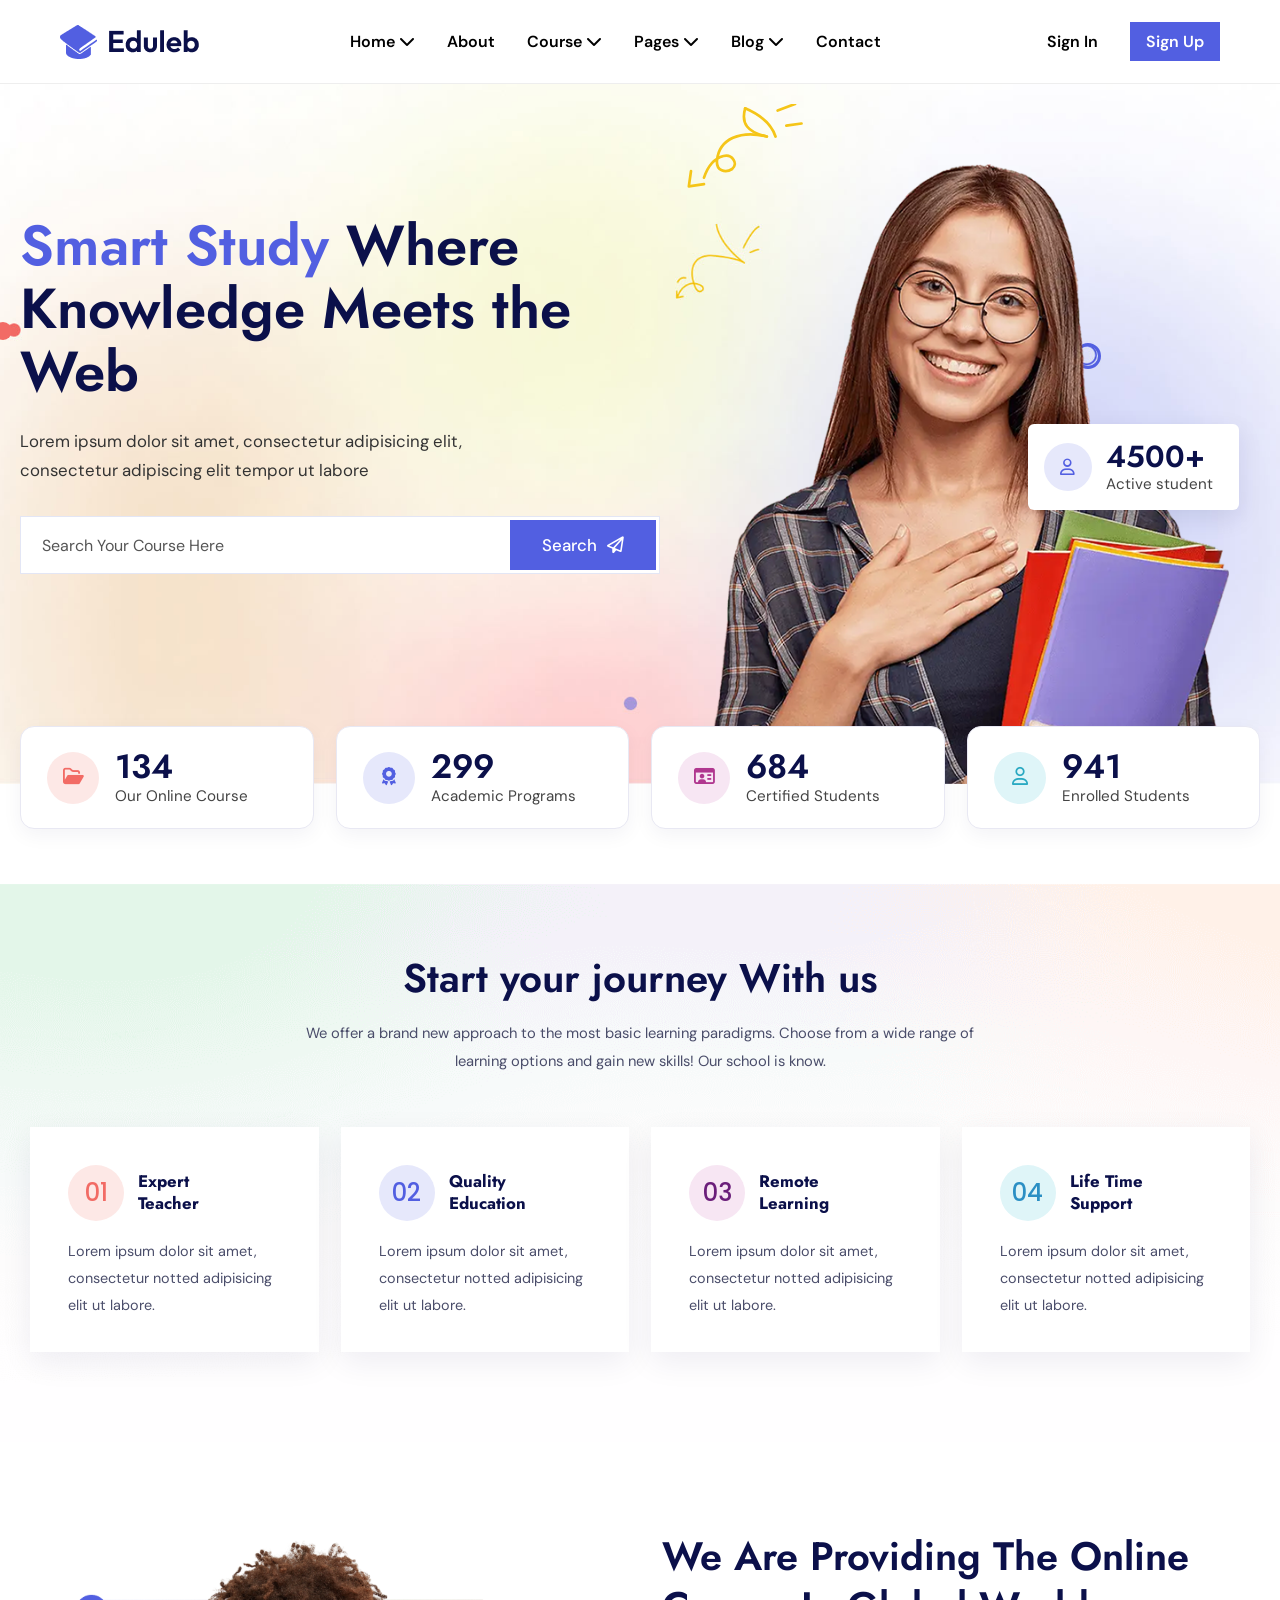
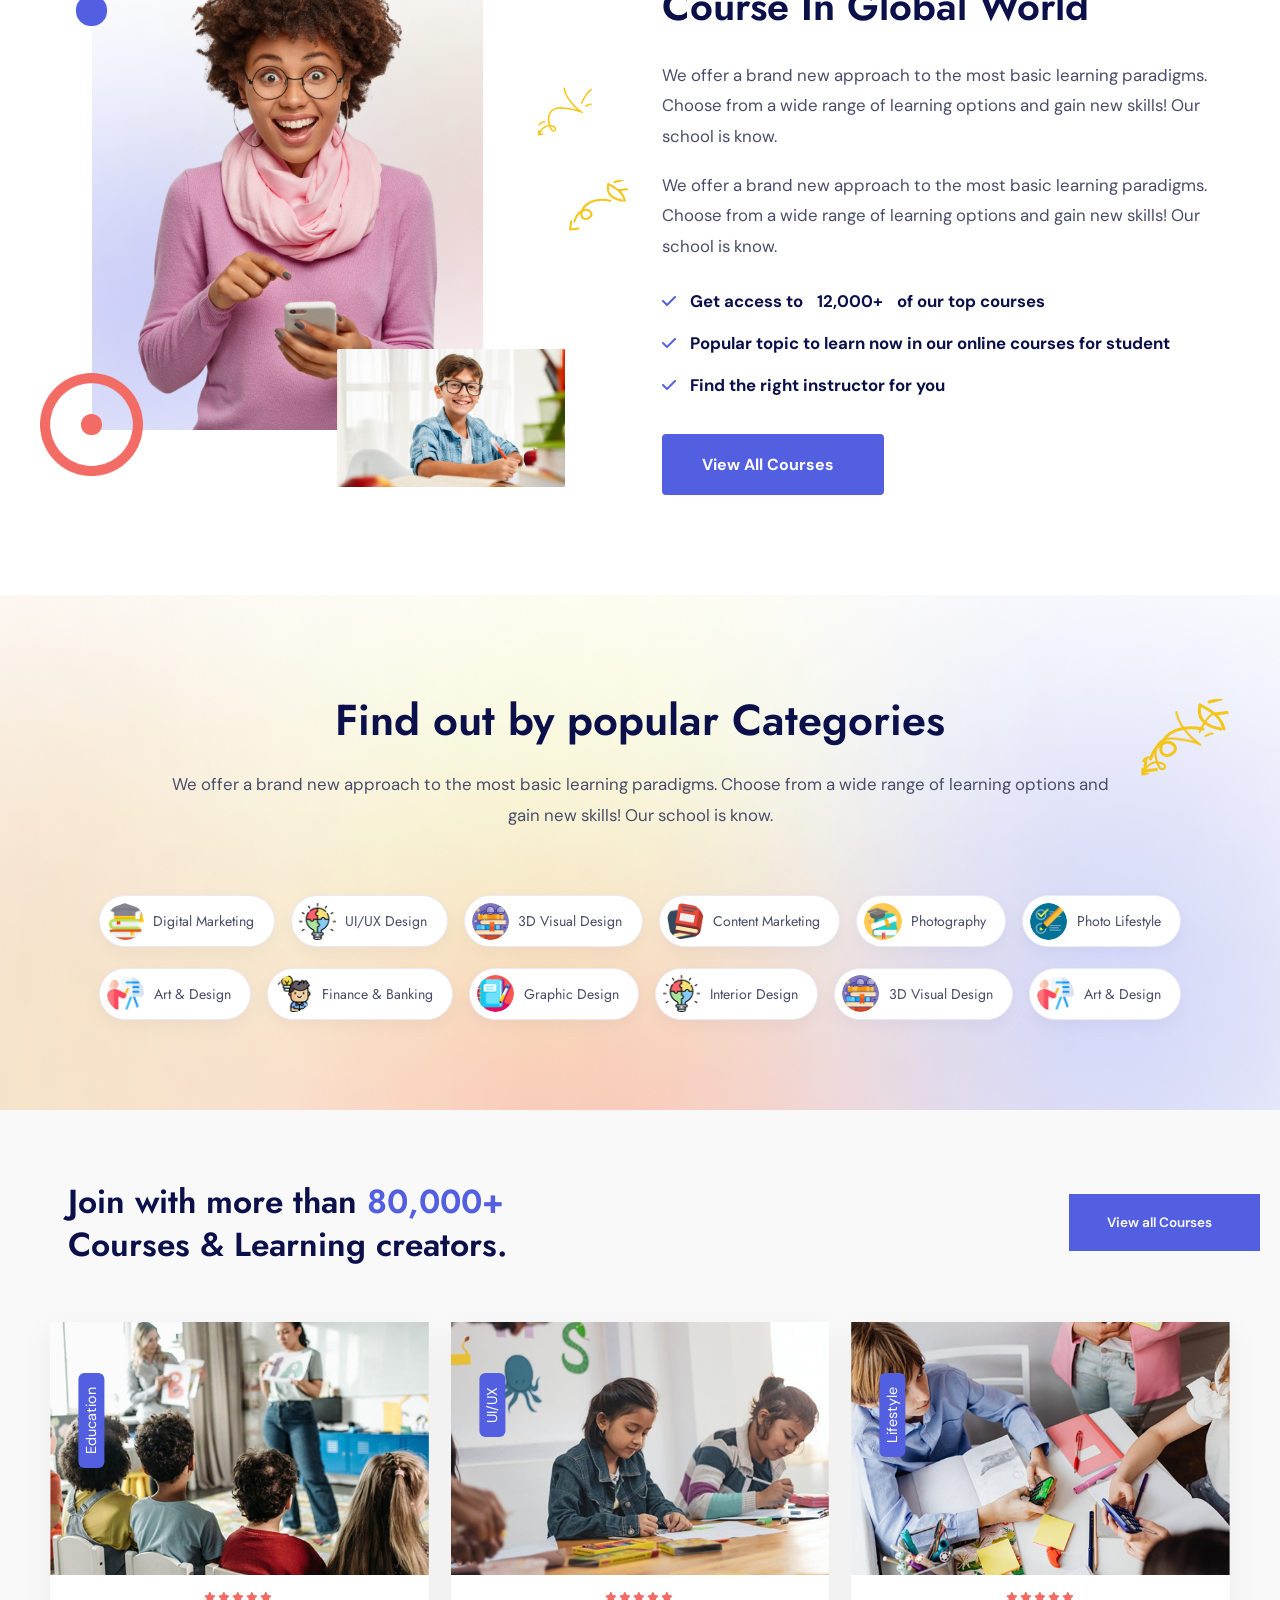
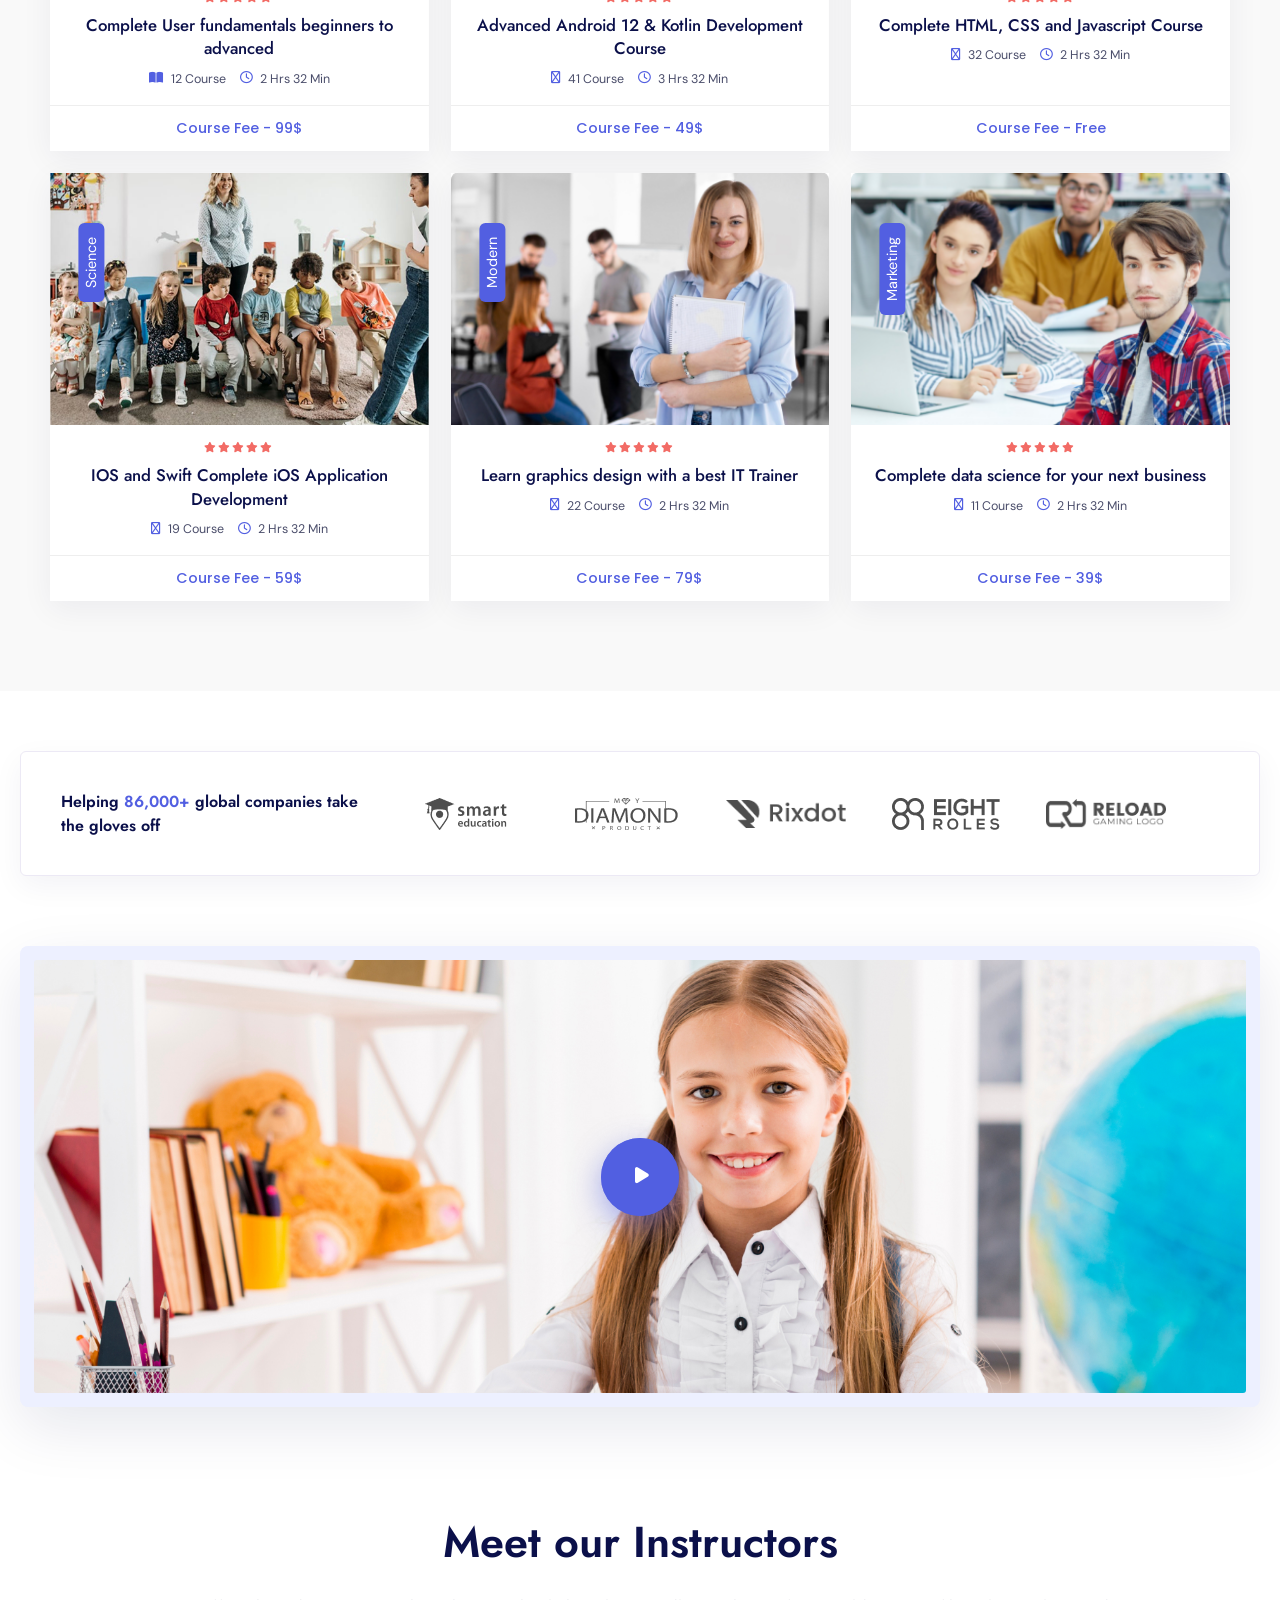
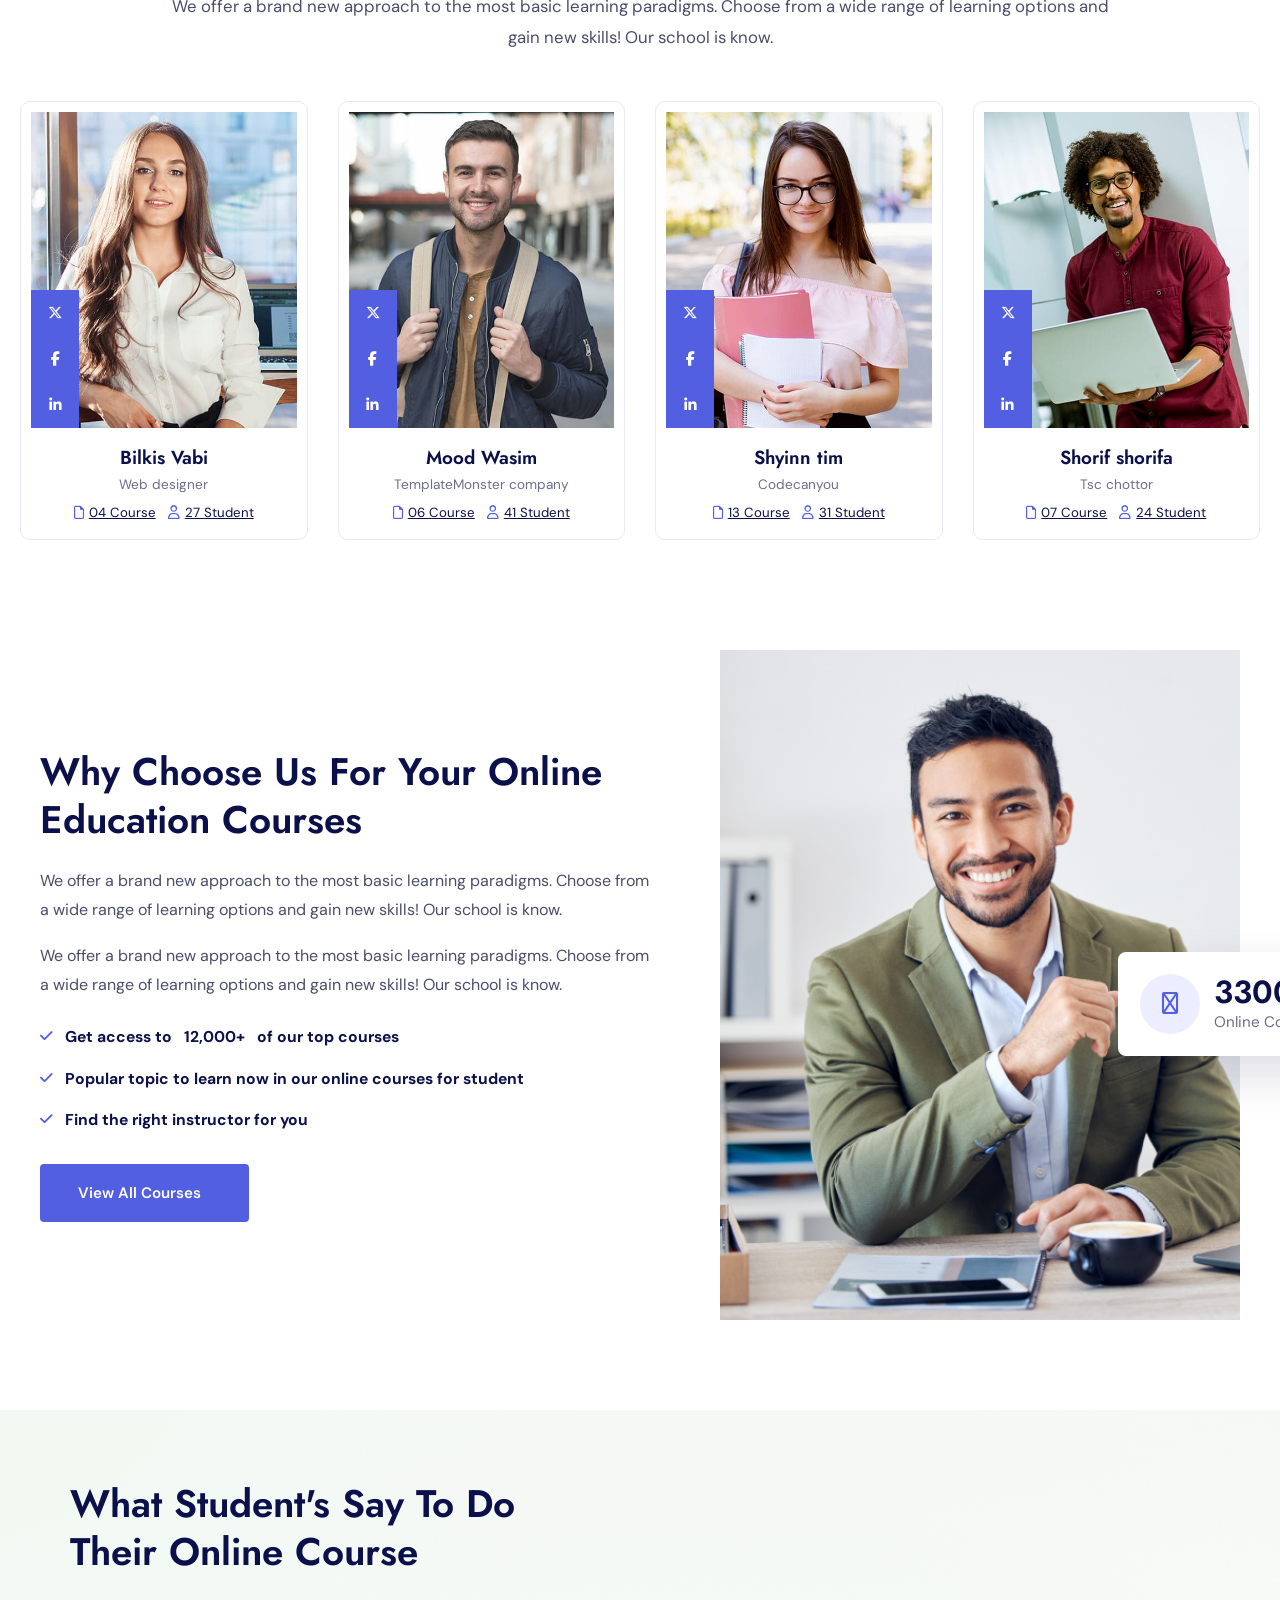
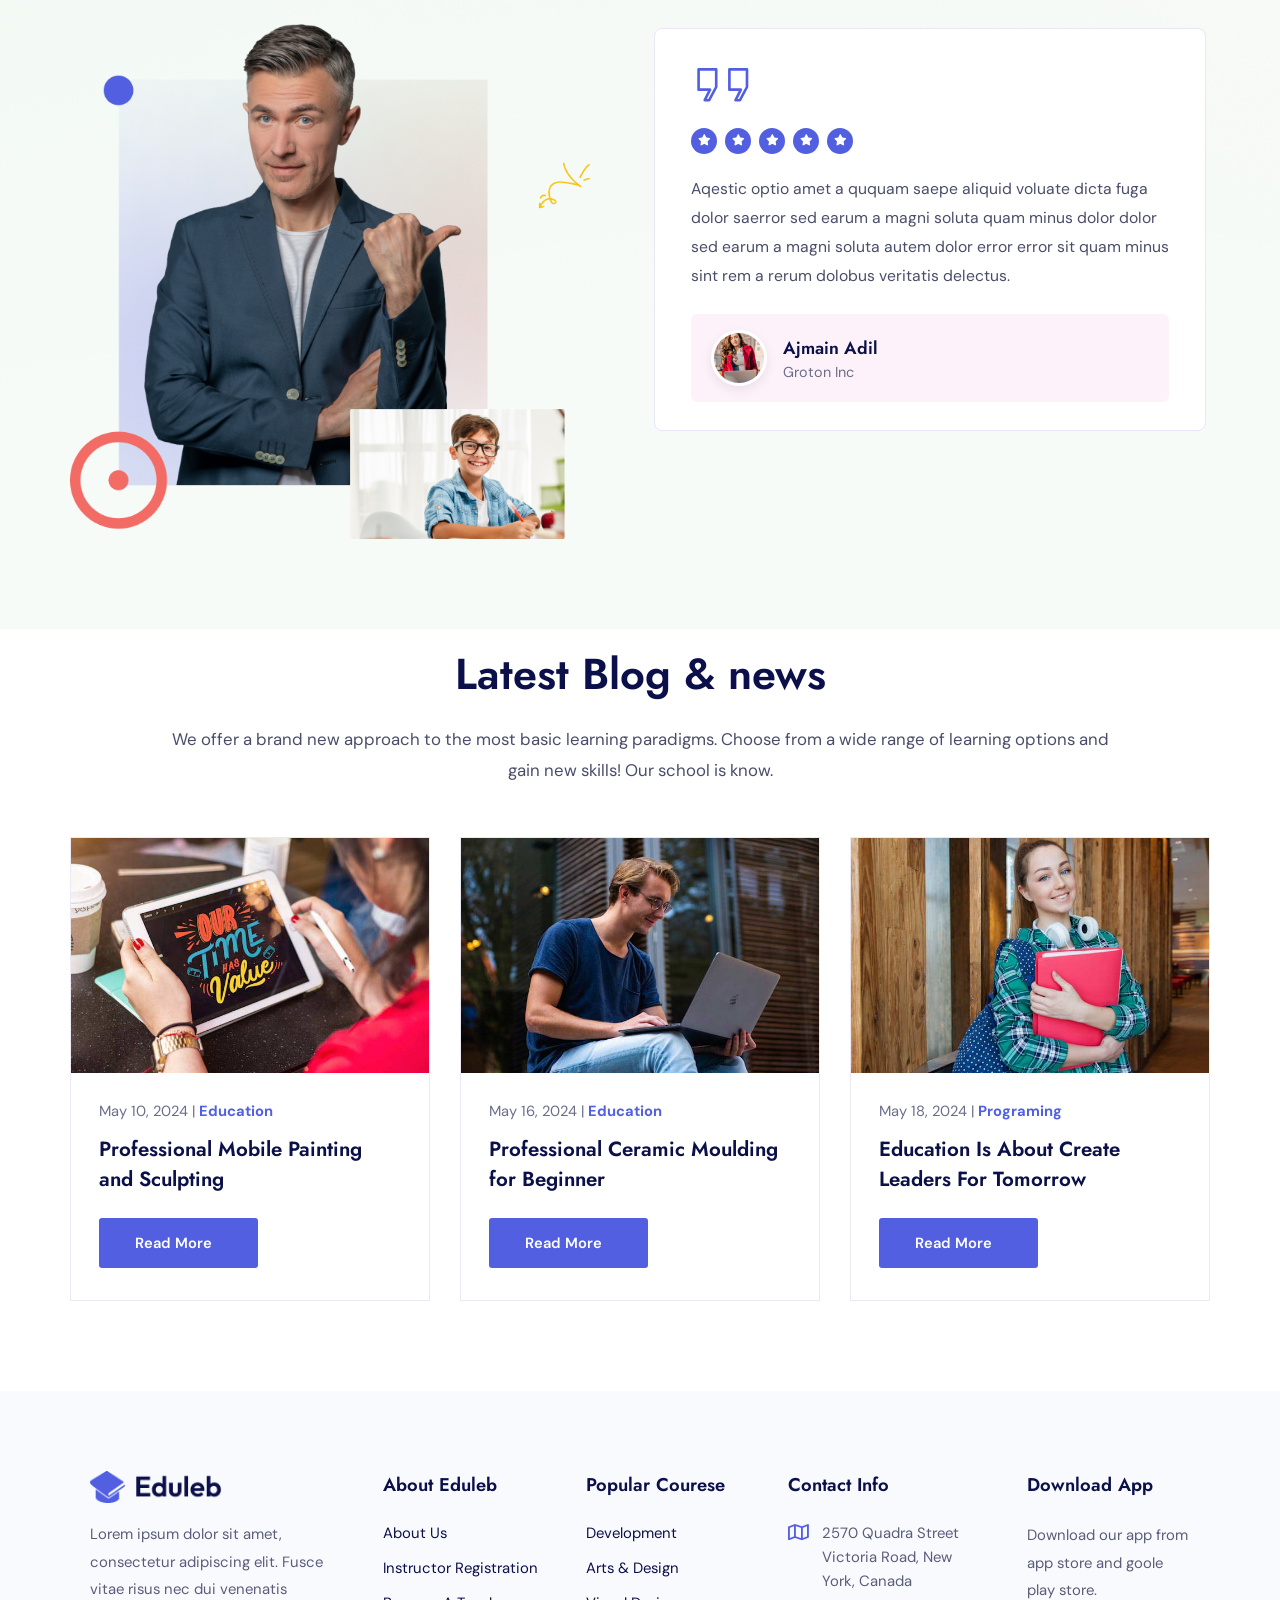
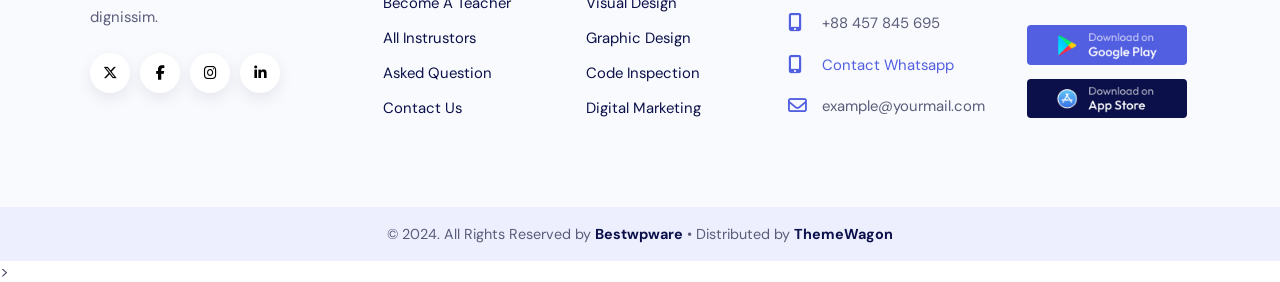
<file: index.html>
<!DOCTYPE html>
<html lang="en">

<head>
    <meta charset="UTF-8">
    <meta name="viewport" content="width=device-width, initial-scale=1.0">
    <title>Eduleb - Education Template</title>
    <link rel="preconnect" href="https://fonts.googleapis.com">
    <link rel="preconnect" href="https://fonts.gstatic.com" crossorigin>
    <link
        href="https://fonts.googleapis.com/css2?family=DM+Sans:wght@400;500;700&family=Jost:wght@500;600;700&family=Poppins:wght@400;500;600;700&display=swap"
        rel="stylesheet">
    <link rel="stylesheet" href="https://cdnjs.cloudflare.com/ajax/libs/font-awesome/6.5.2/css/all.min.css">
    <link rel="stylesheet" href="https://cdnjs.cloudflare.com/ajax/libs/font-awesome/6.5.1/css/all.min.css">
    <link rel="stylesheet" href="./css/style.css">
</head>

<body>
    <header>
        <div class="logo">
            <img src="./image/logo.png" alt="Eduleb">
        </div>

        <nav id="main-menu" class="nav-main">
            <ul>
                <li class="has-arrow"><a href="#">Home <i class="fa-solid fa-chevron-down"></i></a></li>
                <li><a href="about.html">About</a></li>
                <li class="has-arrow"><a href="course.html">Course <i class="fa-solid fa-chevron-down"></i></a></li>
                <li class="has-arrow"><a href="#">Pages <i class="fa-solid fa-chevron-down"></i></a></li>
                <li class="has-arrow"><a href="blog.html">Blog <i class="fa-solid fa-chevron-down"></i></a></li>
                <li><a href="Contact.html">Contact</a></li>
            </ul>
        </nav>

        <div class="sign-in">
            <a href="#" class="header-btn">Sign In</a>
            <a href="Contact.html" class="btn_one">Sign Up</a>
        </div>
        <button class="menu-toggle" type="button" aria-label="Toggle menu" aria-expanded="false"
            aria-controls="main-menu">
            <span></span><span></span><span></span>
        </button>
    </header>

    <section class="home_bg img-bg">
        <span class="deco-dot"></span>
        <span class="deco-ring"></span>
        <svg class="deco-doodle" viewBox="0 0 120 90" fill="none" stroke="#f5c518" stroke-width="2.5"
            stroke-linecap="round" stroke-linejoin="round" aria-hidden="true">
            <path d="M62 4c-4 14 2 22 20 26" />
            <path d="M62 4c14 6 24 14 28 26" />
            <path d="M92 6l16-6M100 20l14-2" />
            <path d="M82 30c-24-6-44 2-46 22-1 10 8 12 14 8 6-5 0-14-8-12-8 2-14 8-18 20" />
            <path d="M12 62l-2 14 14-2" />
        </svg>

        <div class="hero-container">
            <div class="hero-text">
                <h1><span>Smart Study</span> Where Knowledge Meets the Web</h1>
                <p>Lorem ipsum dolor sit amet, consectetur adipisicing elit, consectetur adipiscing elit tempor ut
                    labore</p>

                <form action="#" class="banner_subs">
                    <input type="text" class="home_si" placeholder="Search Your Course Here" required>
                    <button type="submit" class="subscribe__btn">Search <i
                            class="fa-regular fa-paper-plane"></i></button>
                </form>
            </div>

            <div class="stats">
                <div class="stat">
                    <span class="stat-icon ic-red"><i class="fa-regular fa-folder-open"></i></span>
                    <div>
                        <h3>134</h3>
                        <p>Our Online Course</p>
                    </div>
                </div>
                <div class="stat">
                    <span class="stat-icon ic-blue"><i class="fa-solid fa-award"></i></span>
                    <div>
                        <h3>299</h3>
                        <p>Academic Programs</p>
                    </div>
                </div>
                <div class="stat">
                    <span class="stat-icon ic-pink"><i class="fa-regular fa-id-card"></i></span>
                    <div>
                        <h3>684</h3>
                        <p>Certified Students</p>
                    </div>
                </div>
                <div class="stat">
                    <span class="stat-icon ic-cyan"><i class="fa-regular fa-user"></i></span>
                    <div>
                        <h3>941</h3>
                        <p>Enrolled Students</p>
                    </div>
                </div>
            </div>
        </div>

        <div class="home-img">
            <img src="./image/home-img2.png" alt="Smiling student holding books">
            <div class="home_ps">
                <span class="ps-icon"><i class="fa-regular fa-user"></i></span>
                <div>
                    <h2>4500+</h2>
                    <p>Active student</p>
                </div>
            </div>
        </div>
    </section>

    <div class="next-section-space"></div>

    <section class="journey">
        <div class="journey-2">
            <div class="text-1">
                <h2>Start your journey With us</h2>
                <p>We offer a brand new approach to the most basic learning paradigms. Choose from a wide range of
                    learning options and gain new skills! Our school is know.</p>
            </div>
            <div class="journey-card">
                <div class="single_tp">
                    <span class="sc_one">01</span>
                    <h3>Expert <br>Teacher</h3>
                    <p>Lorem ipsum dolor sit amet, consectetur notted adipisicing elit ut labore.</p>
                </div>
                <div class="single_tp">
                    <span class="sc_one">02</span>
                    <h3>Quality <br>Education</h3>
                    <p>Lorem ipsum dolor sit amet, consectetur notted adipisicing elit ut labore.</p>
                </div>
                <div class="single_tp">
                    <span class="sc_one">03</span>
                    <h3>Remote <br>Learning</h3>
                    <p>Lorem ipsum dolor sit amet, consectetur notted adipisicing elit ut labore.</p>
                </div>
                <div class="single_tp">
                    <span class="sc_one">04</span>
                    <h3>Life Time <br>Support</h3>
                    <p>Lorem ipsum dolor sit amet, consectetur notted adipisicing elit ut labore.</p>
                </div>
            </div>
        </div>
    </section>
    <section class="ab_area">
        <div class="ab-container">
            <div class="ab_img">
                <img src="./image/about1.png" alt="Happy student with phone">
            </div>

            <div class="ab_content">
                <svg class="ab-doodle" viewBox="0 0 60 50" fill="none" stroke="#f5c518" stroke-width="2"
                    stroke-linecap="round" stroke-linejoin="round" aria-hidden="true">
                    <path d="M40 4c-2 8 2 14 14 16" />
                    <path d="M40 4c8 4 14 8 16 16" />
                    <path d="M46 2l8-2M50 10l8-1" />
                    <path d="M42 20c-14-3-26 2-28 12-1 6 5 7 8 4 4-3 0-8-5-7-5 1-8 5-10 11" />
                    <path d="M4 40l-1 8 8-1" />
                </svg>

                <h2>We Are Providing The Online Course In Global World</h2>
                <p>We offer a brand new approach to the most basic learning paradigms. Choose from a wide range
                    of learning options and gain new skills! Our school is know.</p>
                <p>We offer a brand new approach to the most basic learning paradigms. Choose from a wide range
                    of learning options and gain new skills! Our school is know.</p>
                <ul>
                    <li><i class="fa-solid fa-check"></i> Get access to <b>12,000+</b> of our top courses</li>
                    <li><i class="fa-solid fa-check"></i> Popular topic to learn now in our online courses for student
                    </li>
                    <li><i class="fa-solid fa-check"></i> Find the right instructor for you</li>
                </ul>
                <a class="btn_one" href="course.html">View All Courses <i class="fa-solid fa-arrow-up-right"></i></a>
            </div>
        </div>
    </section>

    <section class="top_cat__area">
        <div class="cat-container">
            <div class="section-title">
                <svg class="cat-doodle" viewBox="0 0 60 50" fill="none" stroke="#f5c518" stroke-width="2"
                    stroke-linecap="round" stroke-linejoin="round" aria-hidden="true">
                    <path d="M40 4c-2 8 2 14 14 16" />
                    <path d="M40 4c8 4 14 8 16 16" />
                    <path d="M46 2l8-2M50 10l8-1" />
                    <path d="M42 20c-14-3-26 2-28 12-1 6 5 7 8 4 4-3 0-8-5-7-5 1-8 5-10 11" />
                    <path d="M4 40l-1 8 8-1" />
                </svg>
                <h2>Find out by popular Categories</h2>
                <p>We offer a brand new approach to the most basic learning paradigms. Choose from a wide range of
                    learning options and gain new skills! Our school is know.</p>
            </div>

            <div class="cat_list">
                <ul>
                    <li><a href="#"><img src="./image/e1.png" alt="Digital Marketing"> Digital Marketing</a></li>
                    <li><a href="#"><img src="./image/e2.png" alt="UI/UX Design"> UI/UX Design</a></li>
                    <li><a href="#"><img src="./image/e3.png" alt="3D Visual Design"> 3D Visual Design</a></li>
                    <li><a href="#"><img src="./image/e4.png" alt="Content Marketing"> Content Marketing</a></li>
                    <li><a href="#"><img src="./image/e5.png" alt="Photography"> Photography</a></li>
                    <li><a href="#"><img src="./image/e6.png" alt="Photo Lifestyle"> Photo Lifestyle</a></li>
                    <li><a href="#"><img src="./image/e7.png" alt="Art and Design"> Art &amp; Design</a></li>
                    <li><a href="#"><img src="./image/e8.png" alt="Finance and Banking"> Finance &amp; Banking</a></li>
                    <li><a href="#"><img src="./image/e9.png" alt="Graphic Design"> Graphic Design</a></li>
                    <li><a href="#"><img src="./image/e2.png" alt="Interior Design"> Interior Design</a></li>
                    <li><a href="#"><img src="./image/e3.png" alt="3D Visual Design"> 3D Visual Design</a></li>
                    <li><a href="#"><img src="./image/e7.png" alt="Art and Design"> Art &amp; Design</a></li>
                </ul>
            </div>
        </div>
    </section>

    <section class="home_course">
        <div class="course-container">
            <div class="course-head">
                <h2>Join with more than <b>80,000+ </b> <br>Courses &amp; Learning creators.</h2>
                <div class="cour_btn">
                    <a href="course.html" class="btn_one">View all Courses <i
                            class="fa-solid fa-arrow-up-right"></i></a>
                </div>
            </div>

            <div class="course-grid">
                <div class="single_course">
                    <div class="single_c_img">
                        <img src="./image/1.png" alt="course-image">
                        <span>Education</span>
                    </div>
                    <div class="course-stars"><i class="fa-solid fa-star"></i><i class="fa-solid fa-star"></i><i
                            class="fa-solid fa-star"></i><i class="fa-solid fa-star"></i><i
                            class="fa-solid fa-star"></i></div>
                    <h4><a href="course.html">Complete User fundamentals beginners to advanced</a></h4>
                    <div class="course-meta">
                        <span><i class="fa-solid fa-book-open"></i> 12 Course</span>
                        <span><i class="fa-regular fa-clock"></i> 2 Hrs 32 Min</span>
                    </div>
                    <a href="course.html" class="price">Course Fee - 99$</a>
                </div>

                <div class="single_course">
                    <div class="single_c_img">
                        <img src="./image/2.png" alt="course-image">
                        <span>UI/UX</span>
                    </div>
                    <div class="course-stars"><i class="fa-solid fa-star"></i><i class="fa-solid fa-star"></i><i
                            class="fa-solid fa-star"></i><i class="fa-solid fa-star"></i><i
                            class="fa-solid fa-star"></i></div>
                    <h4><a href="course.html">Advanced Android 12 &amp; Kotlin Development Course</a></h4>
                    <div class="course-meta">
                        <span><i class="fa-regular fa-book-open"></i> 41 Course</span>
                        <span><i class="fa-regular fa-clock"></i> 3 Hrs 32 Min</span>
                    </div>
                    <div class="price">Course Fee - 49$</div>
                </div>

                <div class="single_course">
                    <div class="single_c_img">
                        <img src="./image/3.png" alt="course-image">
                        <span>Lifestyle</span>
                    </div>
                    <div class="course-stars"><i class="fa-solid fa-star"></i><i class="fa-solid fa-star"></i><i
                            class="fa-solid fa-star"></i><i class="fa-solid fa-star"></i><i
                            class="fa-solid fa-star"></i></div>
                    <h4><a href="course.html">Complete HTML, CSS and Javascript Course</a></h4>
                    <div class="course-meta">
                        <span><i class="fa-regular fa-book-open"></i> 32 Course</span>
                        <span><i class="fa-regular fa-clock"></i> 2 Hrs 32 Min</span>
                    </div>
                    <div class="price">Course Fee - Free</div>
                </div>

                <div class="single_course">
                    <div class="single_c_img">
                        <img src="./image/4.png" alt="course-image">
                        <span>Science</span>
                    </div>
                    <div class="course-stars"><i class="fa-solid fa-star"></i><i class="fa-solid fa-star"></i><i
                            class="fa-solid fa-star"></i><i class="fa-solid fa-star"></i><i
                            class="fa-solid fa-star"></i></div>
                    <h4><a href="course.html">IOS and Swift Complete iOS Application Development</a></h4>
                    <div class="course-meta">
                        <span><i class="fa-regular fa-book-open"></i> 19 Course</span>
                        <span><i class="fa-regular fa-clock"></i> 2 Hrs 32 Min</span>
                    </div>
                    <div class="price">Course Fee - 59$</div>
                </div>

                <div class="single_course">
                    <div class="single_c_img">
                        <img src="./image/5.png" alt="course-image">
                        <span>Modern</span>
                    </div>
                    <div class="course-stars"><i class="fa-solid fa-star"></i><i class="fa-solid fa-star"></i><i
                            class="fa-solid fa-star"></i><i class="fa-solid fa-star"></i><i
                            class="fa-solid fa-star"></i></div>
                    <h4><a href="course.html">Learn graphics design with a best IT Trainer</a></h4>
                    <div class="course-meta">
                        <span><i class="fa-regular fa-book-open"></i> 22 Course</span>
                        <span><i class="fa-regular fa-clock"></i> 2 Hrs 32 Min</span>
                    </div>
                    <div class="price">Course Fee - 79$</div>
                </div>

                <div class="single_course">
                    <div class="single_c_img">
                        <img src="./image/6.png" alt="course-image">
                        <span>Marketing</span>
                    </div>
                    <div class="course-stars"><i class="fa-solid fa-star"></i><i class="fa-solid fa-star"></i><i
                            class="fa-solid fa-star"></i><i class="fa-solid fa-star"></i><i
                            class="fa-solid fa-star"></i></div>
                    <h4><a href="course.html">Complete data science for your next business</a></h4>
                    <div class="course-meta">
                        <span><i class="fa-regular fa-book-open"></i> 11 Course</span>
                        <span><i class="fa-regular fa-clock"></i> 2 Hrs 32 Min</span>
                    </div>
                    <div class="price">Course Fee - 39$</div>
                </div>
            </div>
        </div>
    </section>

    <section class="partner-logo">

        <div class="partner-wrap">

            <!-- LEFT TITLE -->
            <div class="partner_title">
                <h3>
                    Helping <span>86,000+</span> global companies
                    take the gloves off
                </h3>
            </div>


            <!-- LOGO SLIDER -->
            <div class="partner-slider">

                <div class="partner-track">

                    <!-- LOGO GROUP 1 -->
                    <div class="partner-group">

                        <div class="partner-logo-item">
                            <img src="./image/01.png" alt="Diamond">
                        </div>

                        <div class="partner-logo-item">
                            <img src="./image/02.png" alt="Rixdot">
                        </div>

                        <div class="partner-logo-item">
                            <img src="./image/03.png" alt="Eight Roles">
                        </div>

                        <div class="partner-logo-item">
                            <img src="./image/04.png" alt="Reload Gaming">
                        </div>

                        <div class="partner-logo-item">
                            <img src="./image/05.png" alt="Smart Education">
                        </div>

                    </div>


                    <!-- LOGO GROUP 2 - DUPLICATE FOR INFINITE LOOP -->
                    <div class="partner-group">

                        <div class="partner-logo-item">
                            <img src="./image/01.png" alt="Diamond">
                        </div>

                        <div class="partner-logo-item">
                            <img src="./image/02.png" alt="Rixdot">
                        </div>

                        <div class="partner-logo-item">
                            <img src="./image/03.png" alt="Eight Roles">
                        </div>

                        <div class="partner-logo-item">
                            <img src="./image/04.png" alt="Reload Gaming">
                        </div>

                        <div class="partner-logo-item">
                            <img src="./image/05.png" alt="Smart Education">
                        </div>

                    </div>

                </div>

            </div>

        </div>

    </section>

    <section class="vid_area">
        <div class="vid-container">
            <div class="video-area"
                style="background-image: url(./image/video.jpg); background-size: cover; background-position: center center;">
                <a href="https://www.youtube.com/embed/z5y8Clp_TdE?si=07LoKLFyT3ESW_Yz" class="magnific_popup video-button" target="_blank">
                    <i class="fa-solid fa-play"></i>
                </a>
            </div>
        </div>
    </section>


    <section class="team_area">
        <div class="team-container">
            <div class="section-title team-title">
                <h2>Meet our Instructors</h2>
                <p>We offer a brand new approach to the most basic learning paradigms. Choose from a wide range of
                    learning options and gain new skills! Our school is know.</p>
            </div>

            <div class="team-grid">
                <div class="our-team">
                    <div class="team-content">
                        <a href="#"><img src="./image/team1.jpg" alt="Bilkis Vabi"></a>
                        <ul class="social-links">
                            <li><a href="#"><i class="fa-brands fa-x-twitter"></i></a></li>
                            <li><a href="#"><i class="fa-brands fa-facebook-f"></i></a></li>
                            <li><a href="#"><i class="fa-brands fa-linkedin-in"></i></a></li>
                        </ul>
                    </div>
                    <div class="team-prof">
                        <h3>Bilkis Vabi</h3>
                        <span>Web designer</span>
                    </div>
                    <div class="sth_det2">
                        <span><i class="fa-regular fa-file"></i> <u>04 Course</u></span>
                        <span><i class="fa-regular fa-user"></i> <u>27 Student</u></span>
                    </div>
                </div>

                <div class="our-team">
                    <div class="team-content">
                        <a href="#"><img src="./image/team2.jpg" alt="Mood Wasim"></a>
                        <ul class="social-links">
                            <li><a href="#"><i class="fa-brands fa-x-twitter"></i></a></li>
                            <li><a href="#"><i class="fa-brands fa-facebook-f"></i></a></li>
                            <li><a href="#"><i class="fa-brands fa-linkedin-in"></i></a></li>
                        </ul>
                    </div>
                    <div class="team-prof">
                        <h3>Mood Wasim</h3>
                        <span>TemplateMonster company</span>
                    </div>
                    <div class="sth_det2">
                        <span><i class="fa-regular fa-file"></i> <u>06 Course</u></span>
                        <span><i class="fa-regular fa-user"></i> <u>41 Student</u></span>
                    </div>
                </div>

                <div class="our-team">
                    <div class="team-content">
                        <a href="#"><img src="./image/team3.jpg" alt="Shyinn tim"></a>
                        <ul class="social-links">
                            <li><a href="#"><i class="fa-brands fa-x-twitter"></i></a></li>
                            <li><a href="#"><i class="fa-brands fa-facebook-f"></i></a></li>
                            <li><a href="#"><i class="fa-brands fa-linkedin-in"></i></a></li>
                        </ul>
                    </div>
                    <div class="team-prof">
                        <h3>Shyinn tim</h3>
                        <span>Codecanyou</span>
                    </div>
                    <div class="sth_det2">
                        <span><i class="fa-regular fa-file"></i> <u>13 Course</u></span>
                        <span><i class="fa-regular fa-user"></i> <u>31 Student</u></span>
                    </div>
                </div>

                <div class="our-team">
                    <div class="team-content">
                        <a href="#"><img src="./image/team4.jpg" alt="Shorif shorifa"></a>
                        <ul class="social-links">
                            <li><a href="#"><i class="fa-brands fa-x-twitter"></i></a></li>
                            <li><a href="#"><i class="fa-brands fa-facebook-f"></i></a></li>
                            <li><a href="#"><i class="fa-brands fa-linkedin-in"></i></a></li>
                        </ul>
                    </div>
                    <div class="team-prof">
                        <h3>Shorif shorifa</h3>
                        <span>Tsc chottor</span>
                    </div>
                    <div class="sth_det2">
                        <span><i class="fa-regular fa-file"></i> <u>07 Course</u></span>
                        <span><i class="fa-regular fa-user"></i> <u>24 Student</u></span>
                    </div>
                </div>

            </div>
        </div>
    </section>

    <section class="why_area">
        <div class="why-container">
            <div class="why_content">
                <h2>Why Choose Us For Your Online Education Courses</h2>
                <p>We offer a brand new approach to the most basic learning paradigms. Choose from a wide range of
                    learning options and gain new skills! Our school is know.</p>
                <p>We offer a brand new approach to the most basic learning paradigms. Choose from a wide range of
                    learning options and gain new skills! Our school is know.</p>
                <ul>
                    <li><i class="fa-solid fa-check"></i> Get access to <b>12,000+</b> of our top courses</li>
                    <li><i class="fa-solid fa-check"></i> Popular topic to learn now in our online courses for student
                    </li>
                    <li><i class="fa-solid fa-check"></i> Find the right instructor for you</li>
                </ul>
                <a class="btn_one" href="course.html">View All Courses <i class="fa-solid fa-arrow-up-right"></i></a>
            </div>

            <div class="why_img">
                <img src="./image/about3.png" alt="Student">
                <div class="why_ps2">
                    <span class="ps2-icon"><i class="fa-regular fa-book-open"></i></span>
                    <div>
                        <h2>3300+</h2>
                        <p>Online Course</p>
                    </div>
                </div>
            </div>
        </div>
    </section>

    <section class="testi_area">
        <div class="testi-container">
            <div class="testi-title">
                <h2>What Student's Say To Do <br>Their Online Course</h2>
            </div>

            <div class="testi-row">
                <div class="testi-left">
                    <img src="./image/review.png" alt="Student review" class="testi-main-img">
                </div>

                <div class="testi-right">
                    <div class="testi-slider">
                        <div class="testi-track">

                            <div class="testimonial">
                                <div class="testimonial-card">
                                    <div class="testi-quote">
                                        <svg width="68" height="44" viewBox="0 0 70 50" fill="none" stroke="#525fe1"
                                            stroke-width="3" stroke-linejoin="round">
                                            <path d="M5 5h20v20l-8 15H12l6-12H5V5z" />
                                            <path d="M40 5h20v20l-8 15H47l6-12H40V5z" />
                                        </svg>
                                    </div>
                                    <div class="testi-stars"><span><i class="fa-solid fa-star"></i></span><span><i
                                                class="fa-solid fa-star"></i></span><span><i
                                                class="fa-solid fa-star"></i></span><span><i
                                                class="fa-solid fa-star"></i></span><span><i
                                                class="fa-solid fa-star"></i></span></div>
                                    <p class="testi-text">Aqestic optio amet a ququam saepe aliquid voluate dicta fuga
                                        dolor saerror sed earum a magni soluta quam minus dolor dolor sed earum a magni
                                        soluta autem dolor error error sit quam minus sint rem a rerum dolobus veritatis
                                        delectus.</p>
                                    <div class="testi_pic_title">
                                        <img src="./image/1 (1).png" alt="Ajmain Adil">
                                        <div>
                                            <h4>Ajmain Adil</h4>
                                            <p>Groton Inc</p>
                                        </div>
                                    </div>
                                </div>
                            </div>

                            <div class="testimonial">
                                <div class="testimonial-card">
                                    <div class="testi-quote">
                                        <svg width="68" height="44" viewBox="0 0 70 50" fill="none" stroke="#525fe1"
                                            stroke-width="3" stroke-linejoin="round">
                                            <path d="M5 5h20v20l-8 15H12l6-12H5V5z" />
                                            <path d="M40 5h20v20l-8 15H47l6-12H40V5z" />
                                        </svg>
                                    </div>
                                    <div class="testi-stars"><span><i class="fa-solid fa-star"></i></span><span><i
                                                class="fa-solid fa-star"></i></span><span><i
                                                class="fa-solid fa-star"></i></span><span><i
                                                class="fa-solid fa-star"></i></span><span><i
                                                class="fa-solid fa-star"></i></span></div>
                                    <p class="testi-text">Aqestic optio amet a ququam saepe aliquid voluate dicta fuga
                                        dolor saerror sed earum a magni soluta quam minus dolor dolor sed earum a magni
                                        soluta autem dolor error error sit quam minus sint rem a rerum dolobus veritatis
                                        delectus.</p>
                                    <div class="testi_pic_title">
                                        <img src="./image/1 (1).png" alt="Sharukh Khan">
                                        <div>
                                            <h4>Sharukh Khan</h4>
                                            <p>Red Chili Inc</p>
                                        </div>
                                    </div>
                                </div>
                            </div>

                            <div class="testimonial">
                                <div class="testimonial-card">
                                    <div class="testi-quote">
                                        <svg width="68" height="44" viewBox="0 0 70 50" fill="none" stroke="#525fe1"
                                            stroke-width="3" stroke-linejoin="round">
                                            <path d="M5 5h20v20l-8 15H12l6-12H5V5z" />
                                            <path d="M40 5h20v20l-8 15H47l6-12H40V5z" />
                                        </svg>
                                    </div>
                                    <div class="testi-stars"><span><i class="fa-solid fa-star"></i></span><span><i
                                                class="fa-solid fa-star"></i></span><span><i
                                                class="fa-solid fa-star"></i></span><span><i
                                                class="fa-solid fa-star"></i></span><span><i
                                                class="fa-solid fa-star"></i></span></div>
                                    <p class="testi-text">Aqestic optio amet a ququam saepe aliquid voluate dicta fuga
                                        dolor saerror sed earum a magni soluta quam minus dolor dolor sed earum a magni
                                        soluta autem dolor error error sit quam minus sint rem a rerum dolobus veritatis
                                        delectus.</p>
                                    <div class="testi_pic_title">
                                        <img src="./image/1 (1).png" alt="Anushka sharma">
                                        <div>
                                            <h4>Anushka sharma</h4>
                                            <p>Naika Company</p>
                                        </div>
                                    </div>
                                </div>
                            </div>

                            <div class="testimonial">
                                <div class="testimonial-card">
                                    <div class="testi-quote">
                                        <svg width="68" height="44" viewBox="0 0 70 50" fill="none" stroke="#525fe1"
                                            stroke-width="3" stroke-linejoin="round">
                                            <path d="M5 5h20v20l-8 15H12l6-12H5V5z" />
                                            <path d="M40 5h20v20l-8 15H47l6-12H40V5z" />
                                        </svg>
                                    </div>
                                    <div class="testi-stars"><span><i class="fa-solid fa-star"></i></span><span><i
                                                class="fa-solid fa-star"></i></span><span><i
                                                class="fa-solid fa-star"></i></span><span><i
                                                class="fa-solid fa-star"></i></span><span><i
                                                class="fa-solid fa-star"></i></span></div>
                                    <p class="testi-text">Aqestic optio amet a ququam saepe aliquid voluate dicta fuga
                                        dolor saerror sed earum a magni soluta quam minus dolor dolor sed earum a magni
                                        soluta autem dolor error error sit quam minus sint rem a rerum dolobus veritatis
                                        delectus.</p>
                                    <div class="testi_pic_title">
                                        <img src="./image/1 (1).png" alt="Ajmain Adil">
                                        <div>
                                            <h4>Ajmain Adil</h4>
                                            <p>Groton Inc</p>
                                        </div>
                                    </div>
                                </div>
                            </div>

                            <div class="testimonial">
                                <div class="testimonial-card">
                                    <div class="testi-quote">
                                        <svg width="68" height="44" viewBox="0 0 70 50" fill="none" stroke="#525fe1"
                                            stroke-width="3" stroke-linejoin="round">
                                            <path d="M5 5h20v20l-8 15H12l6-12H5V5z" />
                                            <path d="M40 5h20v20l-8 15H47l6-12H40V5z" />
                                        </svg>
                                    </div>
                                    <div class="testi-stars"><span><i class="fa-solid fa-star"></i></span><span><i
                                                class="fa-solid fa-star"></i></span><span><i
                                                class="fa-solid fa-star"></i></span><span><i
                                                class="fa-solid fa-star"></i></span><span><i
                                                class="fa-solid fa-star"></i></span></div>
                                    <p class="testi-text">Aqestic optio amet a ququam saepe aliquid voluate dicta fuga
                                        dolor saerror sed earum a magni soluta quam minus dolor dolor sed earum a magni
                                        soluta autem dolor error error sit quam minus sint rem a rerum dolobus veritatis
                                        delectus.</p>
                                    <div class="testi_pic_title">
                                        <img src="./image/1 (1).png" alt="Ajmain Adil">
                                        <div>
                                            <h4>Ajmain Adil</h4>
                                            <p>Groton Inc</p>
                                        </div>
                                    </div>
                                </div>
                            </div>

                        </div>
                    </div>
                    <div class="testi-dots"></div>
                </div>
            </div>
        </div>
    </section>

    <section class="blog_area">
        <div class="blog-container">
            <div class="section-title blog-title">
                <h2>Latest Blog & news</h2>
                <p>We offer a brand new approach to the most basic learning paradigms. Choose from a wide range of
                    learning options and gain new skills! Our school is know.</p>
            </div>

            <div class="blog-grid ">
                <article class="blog-card">
                    <a href="#" class="blog-img"><img src="./image/1.jpg" alt="Professional Mobile Painting"></a>
                    <div class="blog-body">
                        <div class="blog-meta">May 10, 2024 | <b>Education</b></div>
                        <h3><a href="#">Professional Mobile Painting and Sculpting</a></h3>
                        <a href="#" class="blog-btn">Read More <i class="fa-solid fa-arrow-up-right"></i></a>
                    </div>
                </article>

                <article class="blog-card">
                    <a href="#" class="blog-img"><img src="./image/2.jpg" alt="Professional Ceramic Moulding"></a>
                    <div class="blog-body">
                        <div class="blog-meta">May 16, 2024 | <b>Education</b></div>
                        <h3><a href="#">Professional Ceramic Moulding for Beginner</a></h3>
                        <a href="#" class="blog-btn">Read More <i class="fa-solid fa-arrow-up-right"></i></a>
                    </div>
                </article>

                <article class="blog-card">
                    <a href="#" class="blog-img"><img src="./image/3.jpg" alt="Education Is About Create Leaders"></a>
                    <div class="blog-body">
                        <div class="blog-meta">May 18, 2024 | <b>Programing</b></div>
                        <h3><a href="#">Education Is About Create Leaders For Tomorrow</a></h3>
                        <a href="#" class="blog-btn">Read More <i class="fa-solid fa-arrow-up-right"></i></a>
                    </div>
                </article>
            </div>
        </div>
    </section>

    <footer class="footer">
        <div class="footer-container">
            <div class="footer-grid">

                <div class="single_footer">
                    <a href="index.html" class="footer-logo"><img src="./image/logo.png" alt="Eduleb"></a>
                    <p>Lorem ipsum dolor sit amet, consectetur adipiscing elit. Fusce vitae risus nec dui venenatis
                        dignissim.</p>
                    <div class="social_profile">
                        <ul>
                            <li><a href="#"><i class="fa-brands fa-x-twitter"></i></a></li>
                            <li><a href="#"><i class="fa-brands fa-facebook-f"></i></a></li>
                            <li><a href="#"><i class="fa-brands fa-instagram"></i></a></li>
                            <li><a href="#"><i class="fa-brands fa-linkedin-in"></i></a></li>
                        </ul>
                    </div>
                </div>

                <div class="single_footer">
                    <h4>About Eduleb</h4>
                    <ul class="footer-links">
                        <li><a href="#">About Us</a></li>
                        <li><a href="#">Instructor Registration</a></li>
                        <li><a href="#">Become A Teacher</a></li>
                        <li><a href="#">All Instrustors</a></li>
                        <li><a href="#">Asked Question</a></li>
                        <li><a href="#">Contact Us</a></li>
                    </ul>
                </div>

                <div class="single_footer">
                    <h4>Popular Courese</h4>
                    <ul class="footer-links">
                        <li><a href="#">Development</a></li>
                        <li><a href="#">Arts &amp; Design</a></li>
                        <li><a href="#">Visual Design</a></li>
                        <li><a href="#">Graphic Design</a></li>
                        <li><a href="#">Code Inspection</a></li>
                        <li><a href="#">Digital Marketing</a></li>
                    </ul>
                </div>

                <div class="single_footer">
                    <h4>Contact Info</h4>
                    <div class="sf_contact">
                        <i class="fa-regular fa-map"></i>
                        <p>2570 Quadra Street Victoria Road, New York, Canada</p>
                    </div>
                    <div class="sf_contact">
                        <i class="fa-solid fa-mobile-screen-button"></i>
                        <p>+88 457 845 695</p>
                    </div>
                    <div class="sf_contact">
                        <i class="fa-solid fa-mobile-screen-button"></i>
                        <p><a href="tel:+88457845695">Contact Whatsapp</a></p>
                    </div>
                    <div class="sf_contact">
                        <i class="fa-regular fa-envelope"></i>
                        <p>example@yourmail.com</p>
                    </div>
                </div>

                <div class="single_footer">
                    <h4>Download App</h4>
                    <p class="dl-text">Download our app from app store and goole play store.</p>
                    <a href="#"><img src="./image/google-play.jpg" class="foot_img" alt="Google Play"></a>
                    <a href="#"><img src="./image/app-store.jpg" class="foot_img" alt="App Store"></a>
                </div>

            </div>
        </div>

        <div class="footer-bottom">
            <p>© 2024. All Rights Reserved by <b>Bestwpware</b> • Distributed by <b>ThemeWagon</b></p>
        </div>
    </footer>>

    <!-- VIDEO MODAL -->
    <div class="video-modal" id="videoModal" aria-hidden="true">
        <div class="video-modal__overlay" data-close-modal></div>
        <button class="video-modal__close" type="button" aria-label="Close video" data-close-modal>
            <i class="fa-solid fa-xmark"></i>
        </button>
        <div class="video-modal__content" role="dialog" aria-modal="true" aria-label="Video player">
            <iframe id="videoModalFrame" src="" title="YouTube video player"
                allow="accelerometer; autoplay; clipboard-write; encrypted-media; gyroscope; picture-in-picture"
                allowfullscreen></iframe>
        </div>
    </div>

    <button class="to-top" type="button" aria-label="Back to top"><i class="fa-solid fa-arrow-up"></i></button>

    <script src="./js/main.js"></script>
</body>

</html>
</file>
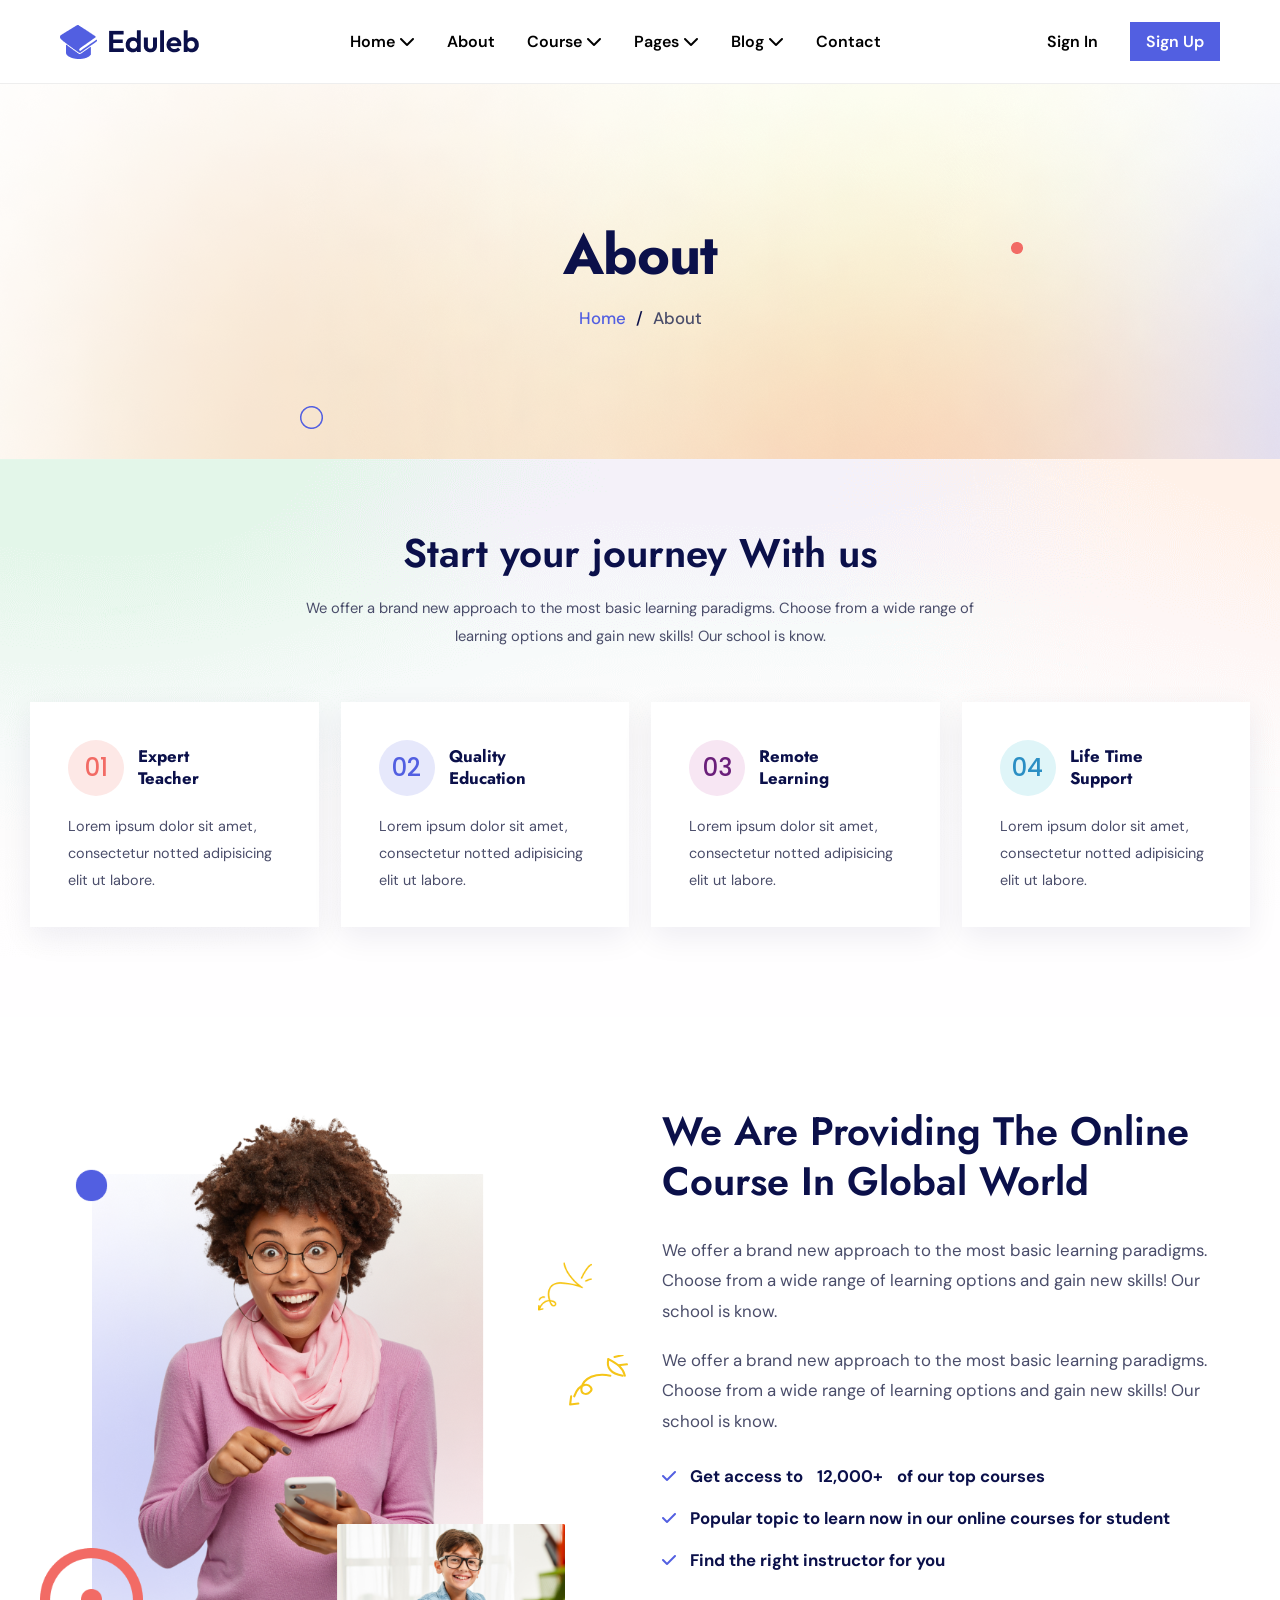
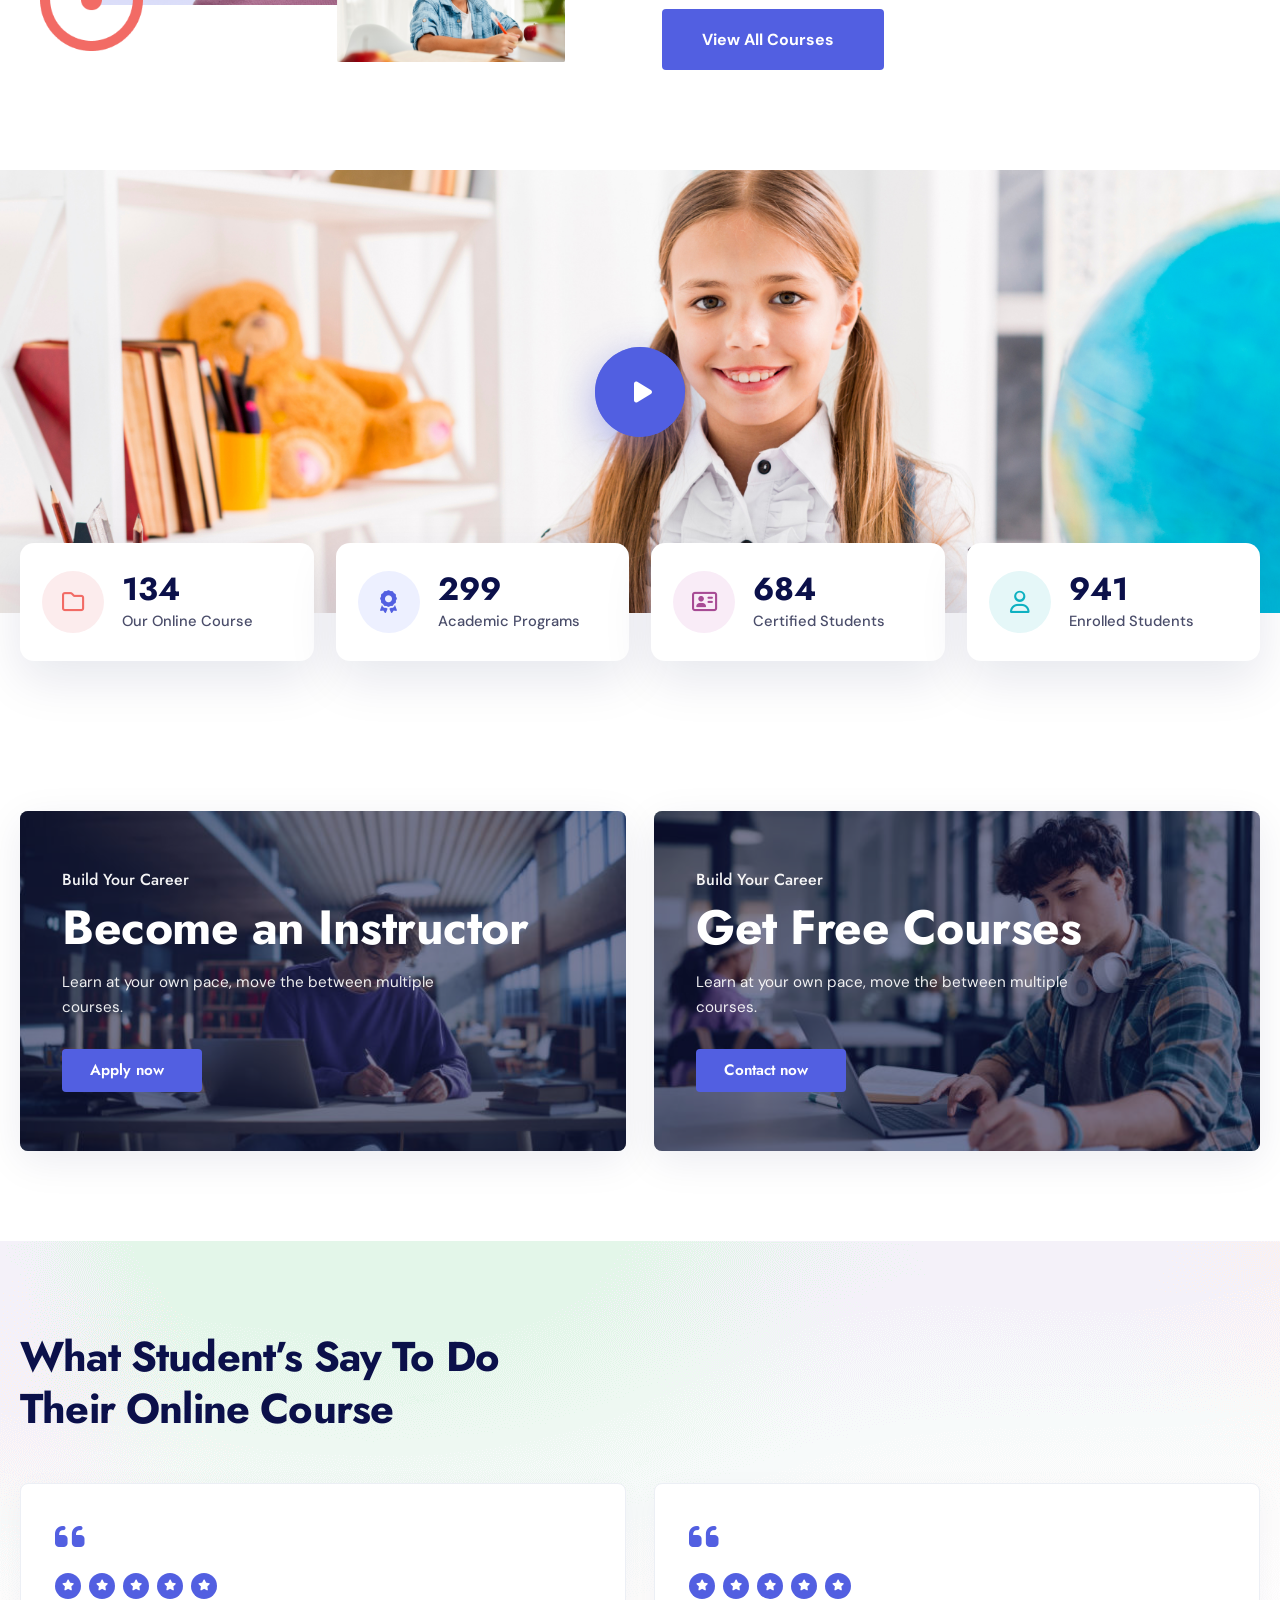
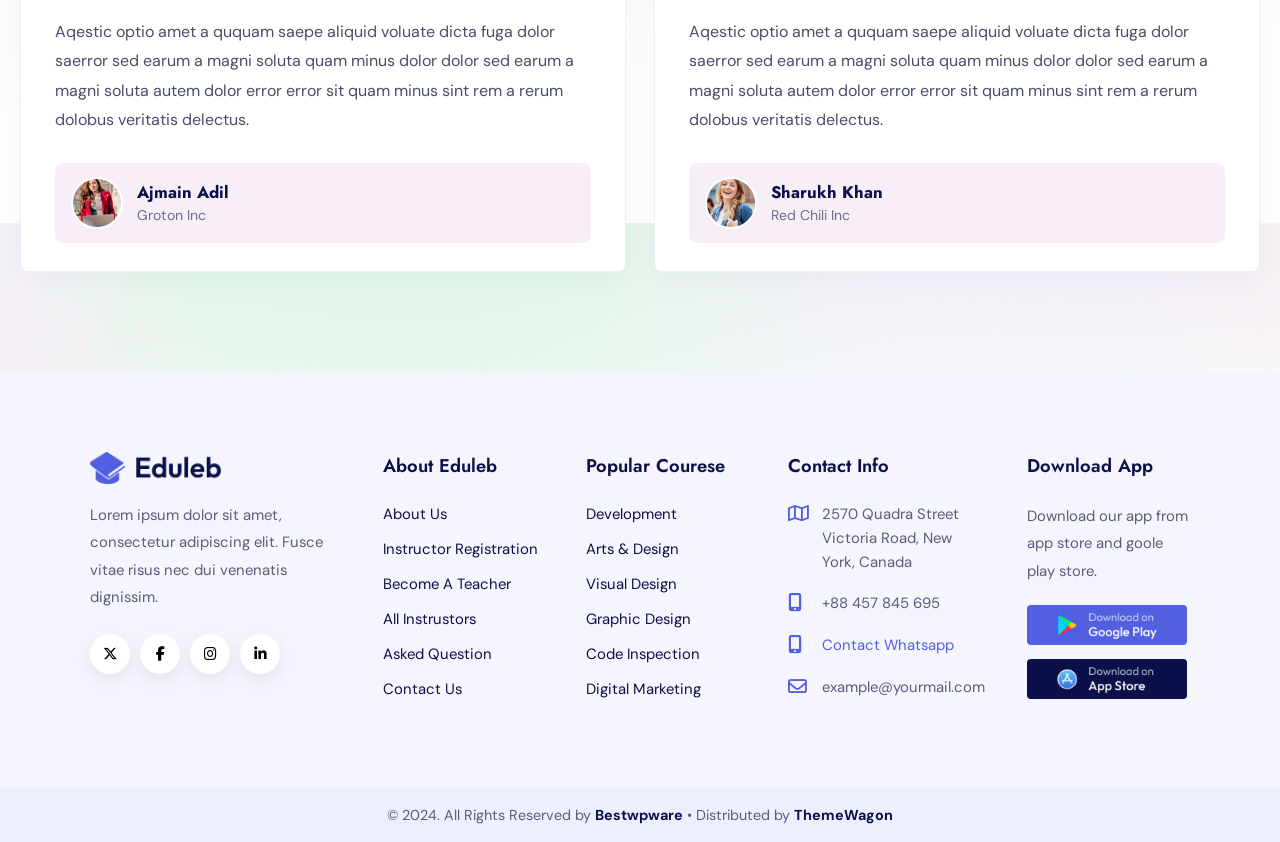
<file: about.html>
<!DOCTYPE html>
<html lang="en">

<head>
    <meta charset="UTF-8">
    <meta name="viewport" content="width=device-width, initial-scale=1.0">
    <title>Eduleb - Education Template</title>
    <link rel="preconnect" href="https://fonts.googleapis.com">
    <link rel="preconnect" href="https://fonts.gstatic.com" crossorigin>
    <link
        href="https://fonts.googleapis.com/css2?family=DM+Sans:wght@400;500;700&family=Jost:wght@500;600;700&family=Poppins:wght@400;500;600;700&display=swap"
        rel="stylesheet">
    <link rel="stylesheet" href="https://cdnjs.cloudflare.com/ajax/libs/font-awesome/6.5.2/css/all.min.css">
    <link rel="stylesheet" href="https://cdnjs.cloudflare.com/ajax/libs/font-awesome/6.5.1/css/all.min.css">
    <link rel="stylesheet" href="./css/about.css">
</head>

<body>
    <header>
        <div class="logo">
            <img src="./image/logo.png" alt="Eduleb">
        </div>

        <nav id="main-menu" class="nav-main">
            <ul>
                <li class="has-arrow"><a href="index.html">Home <i class="fa-solid fa-chevron-down"></i></a></li>
                <li><a href="about.html">About</a></li>
                <li class="has-arrow"><a href="course.html">Course <i class="fa-solid fa-chevron-down"></i></a></li>
                <li class="has-arrow"><a href="#">Pages <i class="fa-solid fa-chevron-down"></i></a></li>
                <li class="has-arrow"><a href="blog.html">Blog <i class="fa-solid fa-chevron-down"></i></a></li>
                <li><a href="Contact.html">Contact</a></li>
            </ul>
        </nav>

        <div class="sign-in">
            <a href="#" class="header-btn">Sign In</a>
            <a href="Contact.html" class="btn_one">Sign Up</a>
        </div>
        <button class="menu-toggle" type="button" aria-label="Toggle menu" aria-expanded="false"
            aria-controls="main-menu">
            <span></span><span></span><span></span>
        </button>
    </header>


    <!-- PAGE BANNER (ABOUT) -->

    <section class="page-banner">

        <!-- Text Content -->
        <div class="banner-content">
            <h1>About</h1>
            <div class="breadcrumb">
                <a href="index.html">Home</a> <span>/</span> About
            </div>
        </div>
    </section>

    <section class="journey">
        <div class="journey-2">
            <div class="text-1">
                <h2>Start your journey With us</h2>
                <p>We offer a brand new approach to the most basic learning paradigms. Choose from a wide range of
                    learning options and gain new skills! Our school is know.</p>
            </div>
            <div class="journey-card">
                <div class="single_tp">
                    <span class="sc_one">01</span>
                    <h3>Expert <br>Teacher</h3>
                    <p>Lorem ipsum dolor sit amet, consectetur notted adipisicing elit ut labore.</p>
                </div>
                <div class="single_tp">
                    <span class="sc_one">02</span>
                    <h3>Quality <br>Education</h3>
                    <p>Lorem ipsum dolor sit amet, consectetur notted adipisicing elit ut labore.</p>
                </div>
                <div class="single_tp">
                    <span class="sc_one">03</span>
                    <h3>Remote <br>Learning</h3>
                    <p>Lorem ipsum dolor sit amet, consectetur notted adipisicing elit ut labore.</p>
                </div>
                <div class="single_tp">
                    <span class="sc_one">04</span>
                    <h3>Life Time <br>Support</h3>
                    <p>Lorem ipsum dolor sit amet, consectetur notted adipisicing elit ut labore.</p>
                </div>
            </div>
        </div>
    </section>

    <section class="ab_area">
        <div class="ab-container">
            <div class="ab_img">
                <img src="./image/about1.png" alt="Happy student with phone">
            </div>

            <div class="ab_content">
                <svg class="ab-doodle" viewBox="0 0 60 50" fill="none" stroke="#f5c518" stroke-width="2"
                    stroke-linecap="round" stroke-linejoin="round" aria-hidden="true">
                    <path d="M40 4c-2 8 2 14 14 16" />
                    <path d="M40 4c8 4 14 8 16 16" />
                    <path d="M46 2l8-2M50 10l8-1" />
                    <path d="M42 20c-14-3-26 2-28 12-1 6 5 7 8 4 4-3 0-8-5-7-5 1-8 5-10 11" />
                    <path d="M4 40l-1 8 8-1" />
                </svg>

                <h2>We Are Providing The Online Course In Global World</h2>
                <p>We offer a brand new approach to the most basic learning paradigms. Choose from a wide range
                    of learning options and gain new skills! Our school is know.</p>
                <p>We offer a brand new approach to the most basic learning paradigms. Choose from a wide range
                    of learning options and gain new skills! Our school is know.</p>
                <ul>
                    <li><i class="fa-solid fa-check"></i> Get access to <b>12,000+</b> of our top courses</li>
                    <li><i class="fa-solid fa-check"></i> Popular topic to learn now in our online courses for student
                    </li>
                    <li><i class="fa-solid fa-check"></i> Find the right instructor for you</li>
                </ul>
                <a class="btn_one" href="course.html">View All Courses <i class="fa-solid fa-arrow-up-right"></i></a>
            </div>
        </div>
    </section>

    <!-- ================= VIDEO + STATS SECTION ================= -->
    <section class="video-feature-area">
        <div class="video-bg" style="background-image: url('./image/video.jpg');">
            <button type="button" class="video-play-btn" id="openVideoBtn" aria-label="Play Video">
                <i class="fa-solid fa-play"></i>
            </button>
        </div>

        <div class="stats-overlap-container">
            <div class="stats-grid">
                <div class="stat-card">
                    <div class="stat-icon si-1"><i class="fa-regular fa-folder"></i></div>
                    <div class="stat-text">
                        <h3>134</h3>
                        <p>Our Online Course</p>
                    </div>
                </div>
                <div class="stat-card">
                    <div class="stat-icon si-2"><i class="fa-solid fa-award"></i></div>
                    <div class="stat-text">
                        <h3>299</h3>
                        <p>Academic Programs</p>
                    </div>
                </div>
                <div class="stat-card">
                    <div class="stat-icon si-3"><i class="fa-regular fa-address-card"></i></div>
                    <div class="stat-text">
                        <h3>684</h3>
                        <p>Certified Students</p>
                    </div>
                </div>
                <div class="stat-card">
                    <div class="stat-icon si-4"><i class="fa-regular fa-user"></i></div>
                    <div class="stat-text">
                        <h3>941</h3>
                        <p>Enrolled Students</p>
                    </div>
                </div>
            </div>
        </div>
    </section>

    <!-- ================= VIDEO MODAL ================= -->
    <div class="video-modal" id="videoModal">
        <div class="video-modal__overlay" id="closeModalOverlay"></div>
        <button type="button" class="video-modal__close" id="closeModalBtn" aria-label="Close video">
            <i class="fa-solid fa-xmark"></i>
        </button>
        <div class="video-modal__content">
            <iframe id="youtubeIframe" src="" title="Video" allow="autoplay; encrypted-media; picture-in-picture"
                allowfullscreen></iframe>
        </div>
    </div>

    <section class="insfreecourse">
        <div class="ins-container">
            <div class="ins-grid">
                <div class="single_ins" style="background-image: url('./image/about-image/study-1.jpg');">
                    <div class="single_ins_content">
                        <h4>Build Your Career</h4>
                        <h2>Become an Instructor</h2>
                        <p>Learn at your own pace, move the between multiple courses.</p>
                        <a class="ins-btn" href="#">
                            Apply now <i class="fa-solid fa-arrow-up-right"></i>
                        </a>
                    </div>
                </div>

                <div class="single_ins" style="background-image: url('./image/about-image/study-2.jpg');">
                    <div class="single_ins_content">
                        <h4>Build Your Career</h4>
                        <h2>Get Free Courses</h2>
                        <p>Learn at your own pace, move the between multiple courses.</p>
                        <a class="ins-btn" href="#">
                            Contact now <i class="fa-solid fa-arrow-up-right"></i>
                        </a>
                    </div>
                </div>
            </div>
        </div>
    </section>


    <section class="testi_area">
        <div class="testi-container">
            <div class="testi-title">
                <h2>What Student’s Say To Do<br>Their Online Course</h2>
            </div>

            <div class="testi-grid">
                <!-- Card 1 -->
                <div class="testimonial-card">
                    <div class="quote-icon">
                        <i class="fa-solid fa-quote-left"></i>
                    </div>

                    <div class="testi-stars">
                        <span><i class="fa-solid fa-star"></i></span>
                        <span><i class="fa-solid fa-star"></i></span>
                        <span><i class="fa-solid fa-star"></i></span>
                        <span><i class="fa-solid fa-star"></i></span>
                        <span><i class="fa-solid fa-star"></i></span>
                    </div>

                    <p class="testi-text">
                        Aqestic optio amet a ququam saepe aliquid voluate dicta fuga dolor saerror sed earum a magni
                        soluta quam minus dolor dolor sed earum a magni soluta autem dolor error error sit quam minus
                        sint rem a rerum dolobus veritatis delectus.
                    </p>

                    <div class="testi_pic_title">
                        <img src="./image/about-image/1.png" alt="Ajmain Adil">
                        <div class="testi-user">
                            <h4>Ajmain Adil</h4>
                            <p>Groton Inc</p>
                        </div>
                    </div>
                </div>

                <!-- Card 2 -->
                <div class="testimonial-card">
                    <div class="quote-icon">
                        <i class="fa-solid fa-quote-left"></i>
                    </div>

                    <div class="testi-stars">
                        <span><i class="fa-solid fa-star"></i></span>
                        <span><i class="fa-solid fa-star"></i></span>
                        <span><i class="fa-solid fa-star"></i></span>
                        <span><i class="fa-solid fa-star"></i></span>
                        <span><i class="fa-solid fa-star"></i></span>
                    </div>

                    <p class="testi-text">
                        Aqestic optio amet a ququam saepe aliquid voluate dicta fuga dolor saerror sed earum a magni
                        soluta quam minus dolor dolor sed earum a magni soluta autem dolor error error sit quam minus
                        sint rem a rerum dolobus veritatis delectus.
                    </p>

                    <div class="testi_pic_title">
                        <img src="./image/about-image/2.png" alt="Sharukh Khan">
                        <div class="testi-user">
                            <h4>Sharukh Khan</h4>
                            <p>Red Chili Inc</p>
                        </div>
                    </div>
                </div>
            </div>
        </div>
    </section>




















    <footer class="footer">
        <div class="footer-container">
            <div class="footer-grid">

                <div class="single_footer">
                    <a href="index.html" class="footer-logo"><img src="./image/logo.png" alt="Eduleb"></a>
                    <p>Lorem ipsum dolor sit amet, consectetur adipiscing elit. Fusce vitae risus nec dui venenatis
                        dignissim.</p>
                    <div class="social_profile">
                        <ul>
                            <li><a href="#"><i class="fa-brands fa-x-twitter"></i></a></li>
                            <li><a href="#"><i class="fa-brands fa-facebook-f"></i></a></li>
                            <li><a href="#"><i class="fa-brands fa-instagram"></i></a></li>
                            <li><a href="#"><i class="fa-brands fa-linkedin-in"></i></a></li>
                        </ul>
                    </div>
                </div>

                <div class="single_footer">
                    <h4>About Eduleb</h4>
                    <ul class="footer-links">
                        <li><a href="#">About Us</a></li>
                        <li><a href="#">Instructor Registration</a></li>
                        <li><a href="#">Become A Teacher</a></li>
                        <li><a href="#">All Instrustors</a></li>
                        <li><a href="#">Asked Question</a></li>
                        <li><a href="#">Contact Us</a></li>
                    </ul>
                </div>

                <div class="single_footer">
                    <h4>Popular Courese</h4>
                    <ul class="footer-links">
                        <li><a href="#">Development</a></li>
                        <li><a href="#">Arts &amp; Design</a></li>
                        <li><a href="#">Visual Design</a></li>
                        <li><a href="#">Graphic Design</a></li>
                        <li><a href="#">Code Inspection</a></li>
                        <li><a href="#">Digital Marketing</a></li>
                    </ul>
                </div>

                <div class="single_footer">
                    <h4>Contact Info</h4>
                    <div class="sf_contact">
                        <i class="fa-regular fa-map"></i>
                        <p>2570 Quadra Street Victoria Road, New York, Canada</p>
                    </div>
                    <div class="sf_contact">
                        <i class="fa-solid fa-mobile-screen-button"></i>
                        <p>+88 457 845 695</p>
                    </div>
                    <div class="sf_contact">
                        <i class="fa-solid fa-mobile-screen-button"></i>
                        <p><a href="tel:+88457845695">Contact Whatsapp</a></p>
                    </div>
                    <div class="sf_contact">
                        <i class="fa-regular fa-envelope"></i>
                        <p>example@yourmail.com</p>
                    </div>
                </div>

                <div class="single_footer">
                    <h4>Download App</h4>
                    <p class="dl-text">Download our app from app store and goole play store.</p>
                    <a href="#"><img src="./image/google-play.jpg" class="foot_img" alt="Google Play"></a>
                    <a href="#"><img src="./image/app-store.jpg" class="foot_img" alt="App Store"></a>
                </div>

            </div>
        </div>

        <div class="footer-bottom">
            <p>© 2024. All Rights Reserved by <b>Bestwpware</b> • Distributed by <b>ThemeWagon</b></p>
        </div>
    </footer>

    <button class="to-top" type="button" aria-label="Back to top"><i class="fa-solid fa-arrow-up"></i></button>

    <script src="./js/about.js"></script>
</body>

</html>
</file>
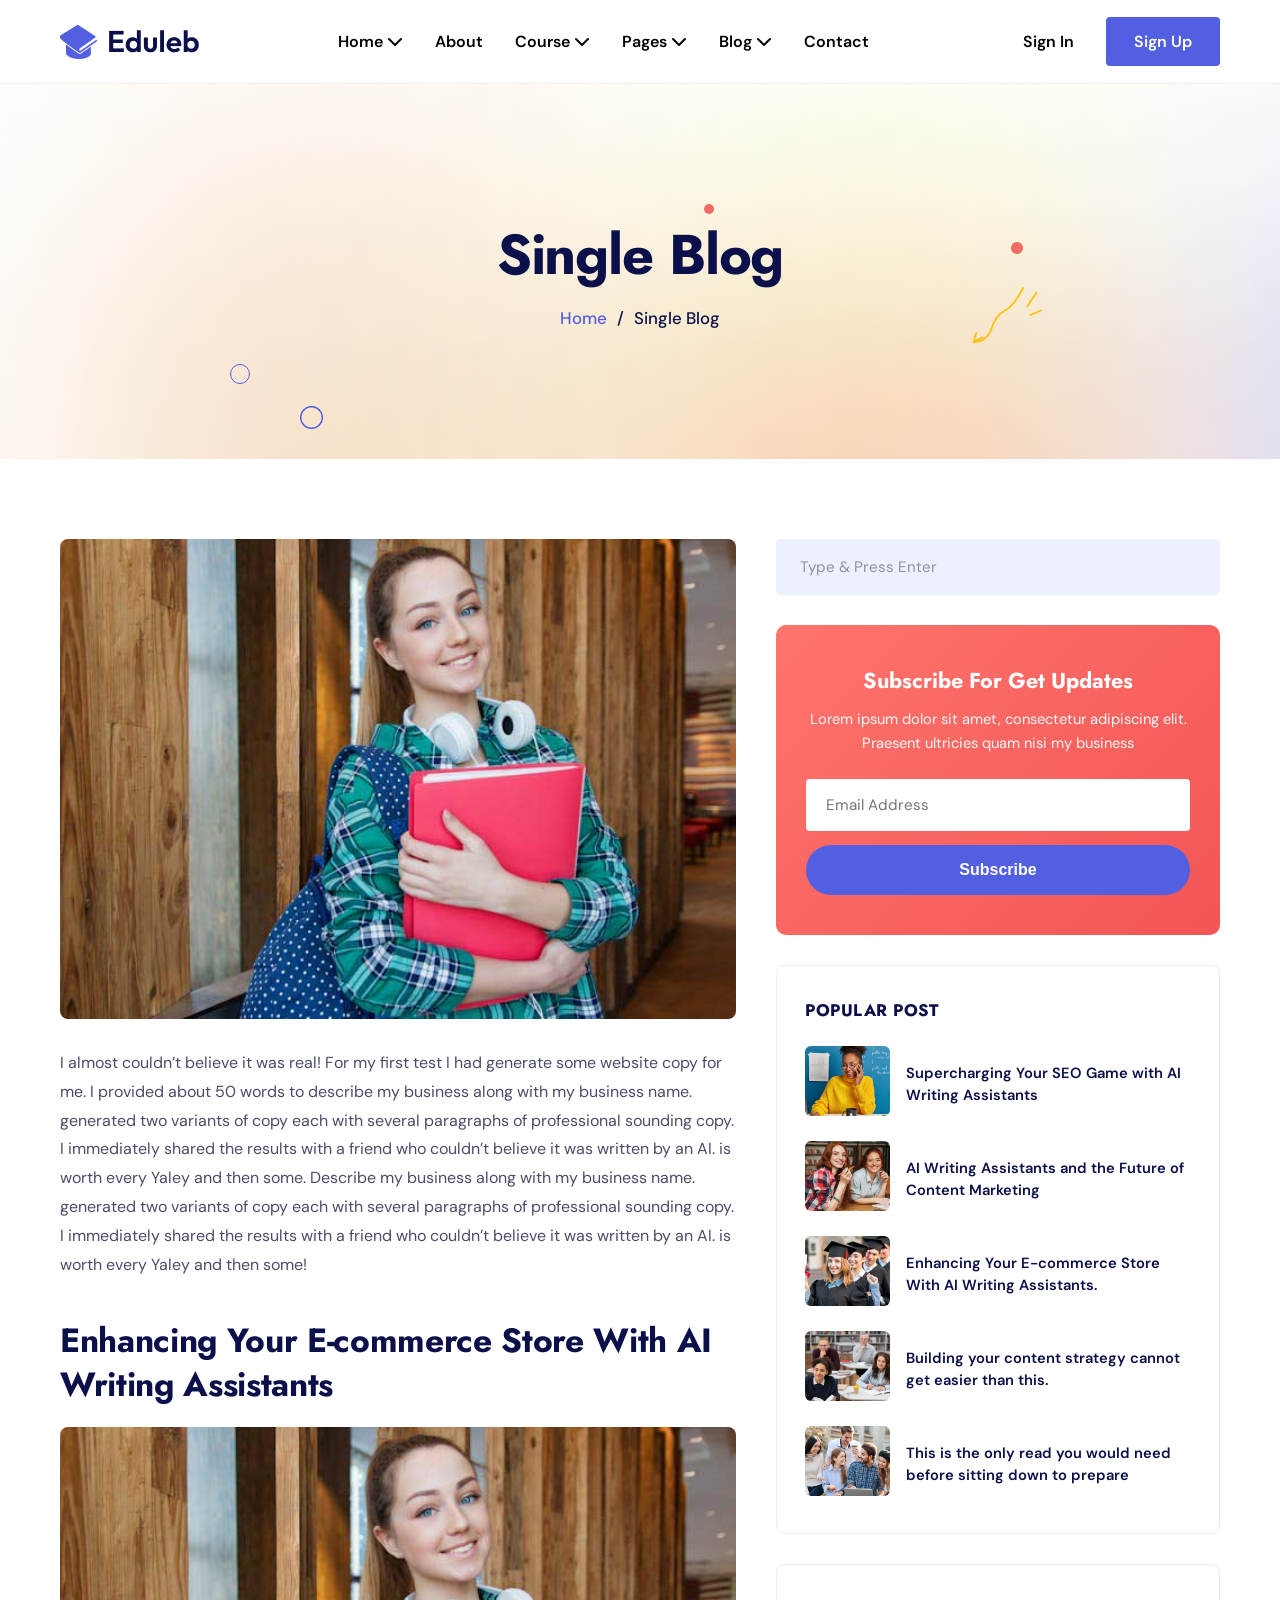
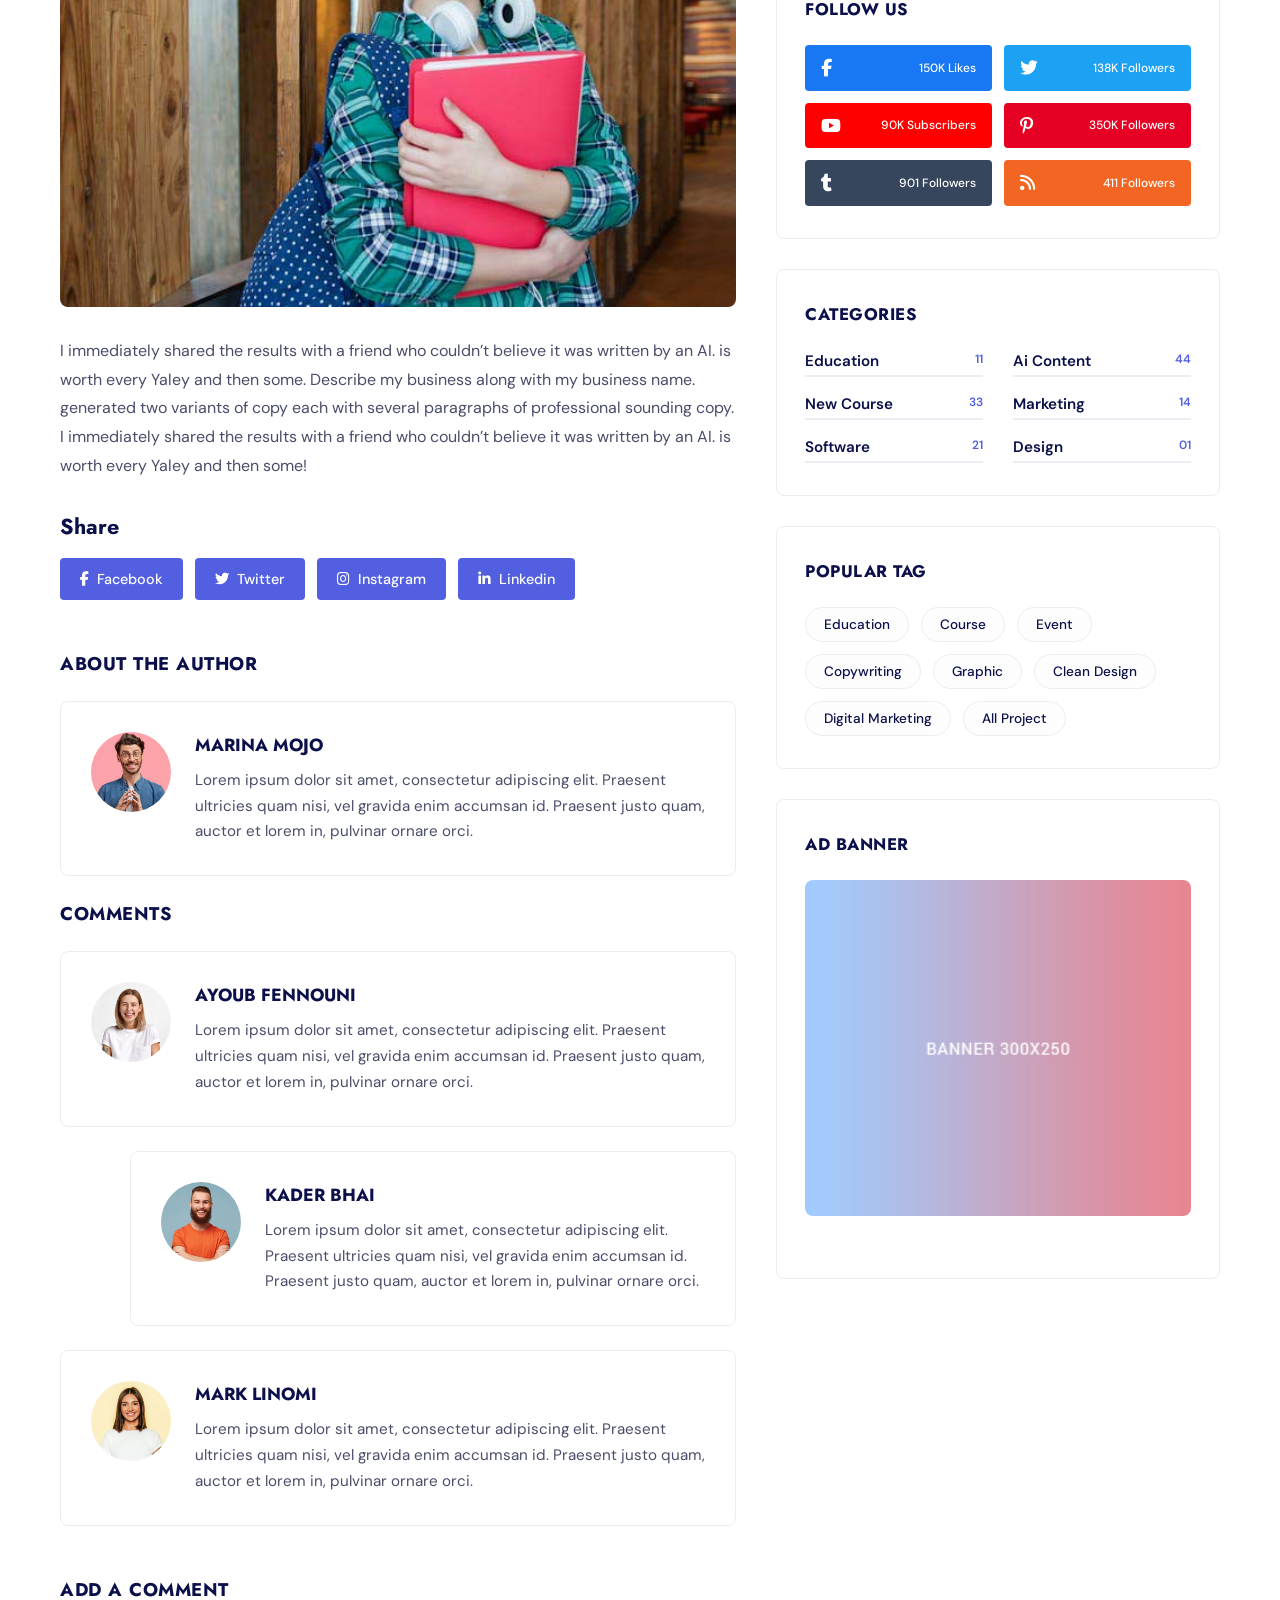
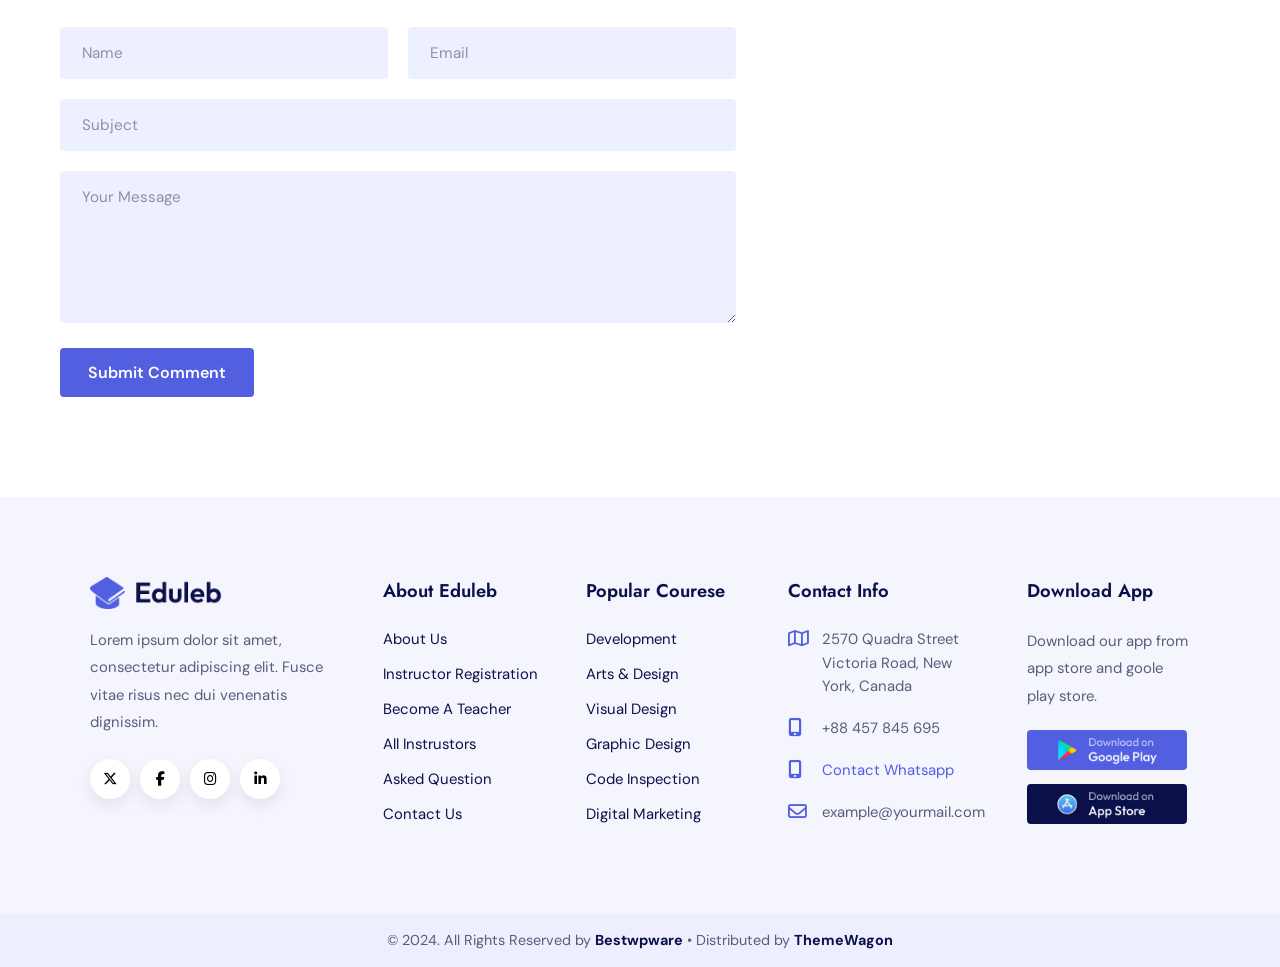
<file: blog-detalis.html>
<!DOCTYPE html>
<html lang="en">

<head>
    <meta charset="UTF-8">
    <meta name="viewport" content="width=device-width, initial-scale=1.0">
    <title>Eduleb - Single Blog</title>
    <link rel="preconnect" href="https://fonts.googleapis.com">
    <link rel="preconnect" href="https://fonts.gstatic.com" crossorigin>
    <link href="https://fonts.googleapis.com/css2?family=DM+Sans:wght@400;500;700&family=Jost:wght@500;600;700&display=swap" rel="stylesheet">
    <link rel="stylesheet" href="https://cdnjs.cloudflare.com/ajax/libs/font-awesome/6.5.2/css/all.min.css">
    <link rel="stylesheet" href="./css/blog-detalis.css">
</head>

<body>
    <!-- ================================
         HEADER
    ================================ -->
    <header>
        <div class="logo">
            <img src="./image/logo.png" alt="Eduleb">
        </div>

        <nav id="main-menu" class="nav-main">
            <ul>
                <li class="has-arrow"><a href="index.html">Home <i class="fa-solid fa-chevron-down"></i></a></li>
                <li><a href="about.html">About</a></li>
                <li class="has-arrow"><a href="course.html">Course <i class="fa-solid fa-chevron-down"></i></a></li>
                <li class="has-arrow"><a href="#">Pages <i class="fa-solid fa-chevron-down"></i></a></li>
                <li class="has-arrow"><a href="blog.html">Blog <i class="fa-solid fa-chevron-down"></i></a></li>
                <li><a href="Contact.html">Contact</a></li>
            </ul>
        </nav>

        <div class="sign-in">
            <a href="#" class="header-btn">Sign In</a>
            <a href="Contact.html" class="btn_one">Sign Up</a>
        </div>
        <button class="menu-toggle" type="button" aria-label="Toggle menu">
            <span></span><span></span><span></span>
        </button>
    </header>

    <!-- ================================
         PAGE BANNER
    ================================ -->
    <section class="page-banner">
        <div class="banner-decorations">
            <div class="shape-circle"></div>
            <div class="shape-dot"></div>
            <div class="shape-arrow">
                <svg viewBox="0 0 100 100" fill="none" xmlns="http://www.w3.org/2000/svg">
                    <path d="M70,20 Q60,40 50,45 Q40,50 35,65 Q30,80 15,80" stroke="#FFC107" stroke-width="2" stroke-linecap="round" fill="none"/>
                    <path d="M25,75 L15,80 L18,70" stroke="#FFC107" stroke-width="2" stroke-linecap="round" stroke-linejoin="round" fill="none"/>
                    <path d="M85,25 L75,40" stroke="#FFC107" stroke-width="2" stroke-linecap="round" fill="none"/>
                    <path d="M90,45 L78,50" stroke="#FFC107" stroke-width="2" stroke-linecap="round" fill="none"/>
                </svg>
            </div>
        </div>
        <div class="banner-content">
            <h1>Single Blog</h1>
            <div class="breadcrumb">
                <a href="index.html">Home</a> <span>/</span> Single Blog
            </div>
        </div>
    </section>

    <!-- ================================
         BLOG CONTENT
    ================================ -->
    <section class="blog-page section-padding">
        <div class="container"> 
            <div class="blog-row">
                
                <!-- LEFT COLUMN: MAIN CONTENT -->
                <div class="blog-main-content">
                    <div class="arti_single">
                        <img src="./image/blog-detalis-image/3.jpg" class="img-fluid main-featured-img" alt="Blog image">
                        <div class="arti_content">
                            <p>I almost couldn’t believe it was real! For my first test I had generate some website copy for me. I provided about 50 words to describe my business along with my business name. generated two variants of copy each with several paragraphs of professional sounding copy. I immediately shared the results with a friend who couldn’t believe it was written by an AI. is worth every Yaley and then some. Describe my business along with my business name. generated two variants of copy each with several paragraphs of professional sounding copy. I immediately shared the results with a friend who couldn’t believe it was written by an AI. is worth every Yaley and then some!</p>
                        </div>
                        <div class="arti_sp">
                            <h2>Enhancing Your E-commerce Store With AI Writing Assistants</h2>
                            <img src="./image/blog-detalis-image/3.jpg" class="img-fluid" alt="Blog image">
                            <p>I immediately shared the results with a friend who couldn’t believe it was written by an AI. is worth every Yaley and then some. Describe my business along with my business name. generated two variants of copy each with several paragraphs of professional sounding copy. I immediately shared the results with a friend who couldn’t believe it was written by an AI. is worth every Yaley and then some!</p>
                        </div>
                        
                        <div class="share_sp">
                            <h4>Share</h4>
                            <ul>
                                <li><a href="#" class="share-btn"><span class="fa-brands fa-facebook-f"></span> Facebook</a></li>
                                <li><a href="#" class="share-btn"><span class="fa-brands fa-twitter"></span> Twitter</a></li>
                                <li><a href="#" class="share-btn"><span class="fa-brands fa-instagram"></span> Instagram</a></li>
                                <li><a href="#" class="share-btn"><span class="fa-brands fa-linkedin-in"></span> Linkedin</a></li>
                            </ul>
                        </div>
                    </div>
                    
                    <div class="author_part">
                        <h3 class="blog_head_title">ABOUT THE AUTHOR</h3>
                        <div class="single_author">
                            <img src="./image/blog-detalis-image/author.jpg" alt="">
                            <div class="auth-info">
                                <h4>MARINA MOJO</h4>
                                <p>Lorem ipsum dolor sit amet, consectetur adipiscing elit. Praesent ultricies quam nisi, vel gravida enim accumsan id. Praesent justo quam, auctor et lorem in, pulvinar ornare orci.</p> 
                            </div>
                        </div>
                    </div>

                    <div class="comments_part">
                        <h3 class="blog_head_title">COMMENTS</h3>
                        <div class="single_comment">
                            <img src="./image/blog-detalis-image/c1.jpg" alt="">
                            <div class="auth-info">
                                <h4>AYOUB FENNOUNI</h4>
                                <p>Lorem ipsum dolor sit amet, consectetur adipiscing elit. Praesent ultricies quam nisi, vel gravida enim accumsan id. Praesent justo quam, auctor et lorem in, pulvinar ornare orci.</p>
                            </div>
                        </div>
                        <div class="single_comment sc_left">
                            <img src="./image/blog-detalis-image/c3.jpg" alt="">
                            <div class="auth-info">
                                <h4>KADER BHAI</h4>
                                <p>Lorem ipsum dolor sit amet, consectetur adipiscing elit. Praesent ultricies quam nisi, vel gravida enim accumsan id. Praesent justo quam, auctor et lorem in, pulvinar ornare orci.</p>
                            </div>
                        </div>
                        <div class="single_comment">
                            <img src="./image/blog-detalis-image/c2.jpg" alt="">
                            <div class="auth-info">
                                <h4>MARK LINOMI</h4>
                                <p>Lorem ipsum dolor sit amet, consectetur adipiscing elit. Praesent ultricies quam nisi, vel gravida enim accumsan id. Praesent justo quam, auctor et lorem in, pulvinar ornare orci.</p>
                            </div>
                        </div>
                    </div>  

                    <div class="comment_form">
                        <h3 class="blog_head_title">ADD A COMMENT</h3>
                        <div class="contact comment-box">
                            <form id="contact-form" method="post">
                                <div class="form-row">
                                    <div class="form-group col-half">
                                        <input type="text" name="name" class="form-control" placeholder="Name" required>
                                    </div>
                                    <div class="form-group col-half">
                                        <input type="email" name="email" class="form-control" placeholder="Email" required>
                                    </div>
                                    <div class="form-group col-full">
                                        <input type="text" name="subject" class="form-control" placeholder="Subject" required>
                                    </div>
                                    <div class="form-group col-full">
                                        <textarea rows="6" name="message" class="form-control" placeholder="Your Message" required></textarea>
                                    </div>
                                    <div class="col-full">
                                        <button type="submit" class="btn_one">Submit Comment</button>
                                    </div>
                                </div>
                            </form>
                        </div>
                    </div>                      
                </div>
                
                <!-- RIGHT COLUMN: SIDEBAR -->
                <div class="blog-sidebar">
                    <div class="sidebar-search">
                        <input type="text" class="form-control" placeholder="Type & Press Enter">
                    </div>              
                    
                    <div class="sidebar-newsletter">
                        <h4>Subscribe For Get Updates</h4>
                        <p>Lorem ipsum dolor sit amet, consectetur adipiscing elit. Praesent ultricies quam nisi my business</p>
                        <form class="subscribe">
                            <input type="email" class="subscribe__input" placeholder="Email Address">
                            <button type="button" class="btn-subscribe">Subscribe</button>
                        </form>
                    </div>                      
                    
                    <div class="sidebar-card">
                        <h4 class="sidebar_title">POPULAR POST</h4>
                        <div class="single_popular">
                            <a href="#"><img src="./image/blog-detalis-image/blog-1.png" alt=""></a>
                            <h5><a href="#">Supercharging Your SEO Game with AI Writing Assistants</a></h5>
                        </div>
                        <div class="single_popular">
                            <a href="#"><img src="./image/blog-detalis-image/blog-2.png" alt=""></a>
                            <h5><a href="#">AI Writing Assistants and the Future of Content Marketing</a></h5>
                        </div>
                        <div class="single_popular">
                            <a href="#"><img src="./image/blog-detalis-image/blog-3.png" alt=""></a>
                            <h5><a href="#">Enhancing Your E-commerce Store With AI Writing Assistants.</a></h5>
                        </div>
                        <div class="single_popular">
                            <a href="#"><img src="./image/blog-detalis-image/blog-4.png" alt=""></a>
                            <h5><a href="#">Building your content strategy cannot get easier than this.</a></h5>
                        </div>
                        <div class="single_popular">
                            <a href="#"><img src="./image/blog-detalis-image/blog-5.png" alt=""></a>
                            <h5><a href="#">This is the only read you would need before sitting down to prepare</a></h5>
                        </div>  
                    </div>                  
                    
                    <div class="sidebar-card">
                        <h4 class="sidebar_title">FOLLOW US</h4>
                        <div class="single_social">
                            <ul>
                                <li><a href="#" class="b_facebook"><i class="fa-brands fa-facebook-f"></i> <span>150K Likes</span></a></li>
                                <li><a href="#" class="b_twitter"><i class="fa-brands fa-twitter"></i> <span>138K Followers</span></a></li>
                                <li><a href="#" class="b_youtube"><i class="fa-brands fa-youtube"></i> <span>90K Subscribers</span></a></li>
                                <li><a href="#" class="b_pinterest"><i class="fa-brands fa-pinterest-p"></i> <span>350K Followers</span></a></li>
                                <li><a href="#" class="b_tumblr"><i class="fa-brands fa-tumblr"></i> <span>901 Followers</span></a></li>
                                <li><a href="#" class="b_rss"><i class="fa-solid fa-rss"></i> <span>411 Followers</span></a></li>
                            </ul>
                        </div>
                    </div>                          
                    
                    <div class="sidebar-card">
                        <h4 class="sidebar_title">CATEGORIES</h4>
                        <div class="single_category">
                            <ul>
                                <li><a href="#">Education <sup>11</sup></a></li>
                                <li><a href="#">Ai Content <sup>44</sup></a></li>
                                <li><a href="#">New Course <sup>33</sup></a></li>
                                <li><a href="#">Marketing <sup>14</sup></a></li>
                                <li><a href="#">Software <sup>21</sup></a></li>
                                <li><a href="#">Design <sup>01</sup></a></li>
                            </ul>
                        </div>
                    </div>
                    
                    <div class="sidebar-card">
                        <h4 class="sidebar_title">POPULAR TAG</h4>
                        <div class="tag">
                            <a href="#">Education</a>
                            <a href="#">Course</a>
                            <a href="#">Event</a>
                            <a href="#">Copywriting</a>
                            <a href="#">Graphic</a>
                            <a href="#">Clean Design</a>
                            <a href="#">Digital Marketing</a>
                            <a href="#">All Project</a>
                        </div>                  
                    </div>                  
                    
                    <div class="sidebar-card">
                        <h4 class="sidebar_title">AD BANNER</h4>
                        <div class="sidebar-banner">
                            <a href="#"><img src="./image/blog-detalis-image/banner.jpg" class="img-fluid" alt=""></a>
                        </div>
                    </div>      
                </div>                 
            </div>
        </div>
    </section>

    <!-- ================================
         FOOTER
    ================================ -->
    <footer class="footer">
        <div class="footer-container">
            <div class="footer-grid">

                <div class="single_footer">
                    <a href="index.html" class="footer-logo"><img src="./image/logo.png" alt="Eduleb"></a>
                    <p>Lorem ipsum dolor sit amet, consectetur adipiscing elit. Fusce vitae risus nec dui venenatis dignissim.</p>
                    <div class="social_profile">
                        <ul>
                            <li><a href="#"><i class="fa-brands fa-x-twitter"></i></a></li>
                            <li><a href="#"><i class="fa-brands fa-facebook-f"></i></a></li>
                            <li><a href="#"><i class="fa-brands fa-instagram"></i></a></li>
                            <li><a href="#"><i class="fa-brands fa-linkedin-in"></i></a></li>
                        </ul>
                    </div>
                </div>

                <div class="single_footer">
                    <h4>About Eduleb</h4>
                    <ul class="footer-links">
                        <li><a href="#">About Us</a></li>
                        <li><a href="#">Instructor Registration</a></li>
                        <li><a href="#">Become A Teacher</a></li>
                        <li><a href="#">All Instrustors</a></li>
                        <li><a href="#">Asked Question</a></li>
                        <li><a href="#">Contact Us</a></li>
                    </ul>
                </div>

                <div class="single_footer">
                    <h4>Popular Courese</h4>
                    <ul class="footer-links">
                        <li><a href="#">Development</a></li>
                        <li><a href="#">Arts &amp; Design</a></li>
                        <li><a href="#">Visual Design</a></li>
                        <li><a href="#">Graphic Design</a></li>
                        <li><a href="#">Code Inspection</a></li>
                        <li><a href="#">Digital Marketing</a></li>
                    </ul>
                </div>

                <div class="single_footer">
                    <h4>Contact Info</h4>
                    <div class="sf_contact">
                        <i class="fa-regular fa-map"></i>
                        <p>2570 Quadra Street Victoria Road, New York, Canada</p>
                    </div>
                    <div class="sf_contact">
                        <i class="fa-solid fa-mobile-screen-button"></i>
                        <p>+88 457 845 695</p>
                    </div>
                    <div class="sf_contact">
                        <i class="fa-solid fa-mobile-screen-button"></i>
                        <p><a href="tel:+88457845695">Contact Whatsapp</a></p>
                    </div>
                    <div class="sf_contact">
                        <i class="fa-regular fa-envelope"></i>
                        <p>example@yourmail.com</p>
                    </div>
                </div>

                <div class="single_footer">
                    <h4>Download App</h4>
                    <p class="dl-text">Download our app from app store and goole play store.</p>
                    <a href="#"><img src="./image/google-play.jpg" class="foot_img" alt="Google Play"></a>
                    <a href="#"><img src="./image/app-store.jpg" class="foot_img" alt="App Store"></a>
                </div>

            </div>
        </div>

        <div class="footer-bottom">
            <p>© 2024. All Rights Reserved by <b>Bestwpware</b> • Distributed by <b>ThemeWagon</b></p>
        </div>
    </footer>

    <button class="to-top" type="button" aria-label="Back to top"><i class="fa-solid fa-arrow-up"></i></button>
    <script src="./js/blog-detalis.js"></script>
</body>
</html>
</file>
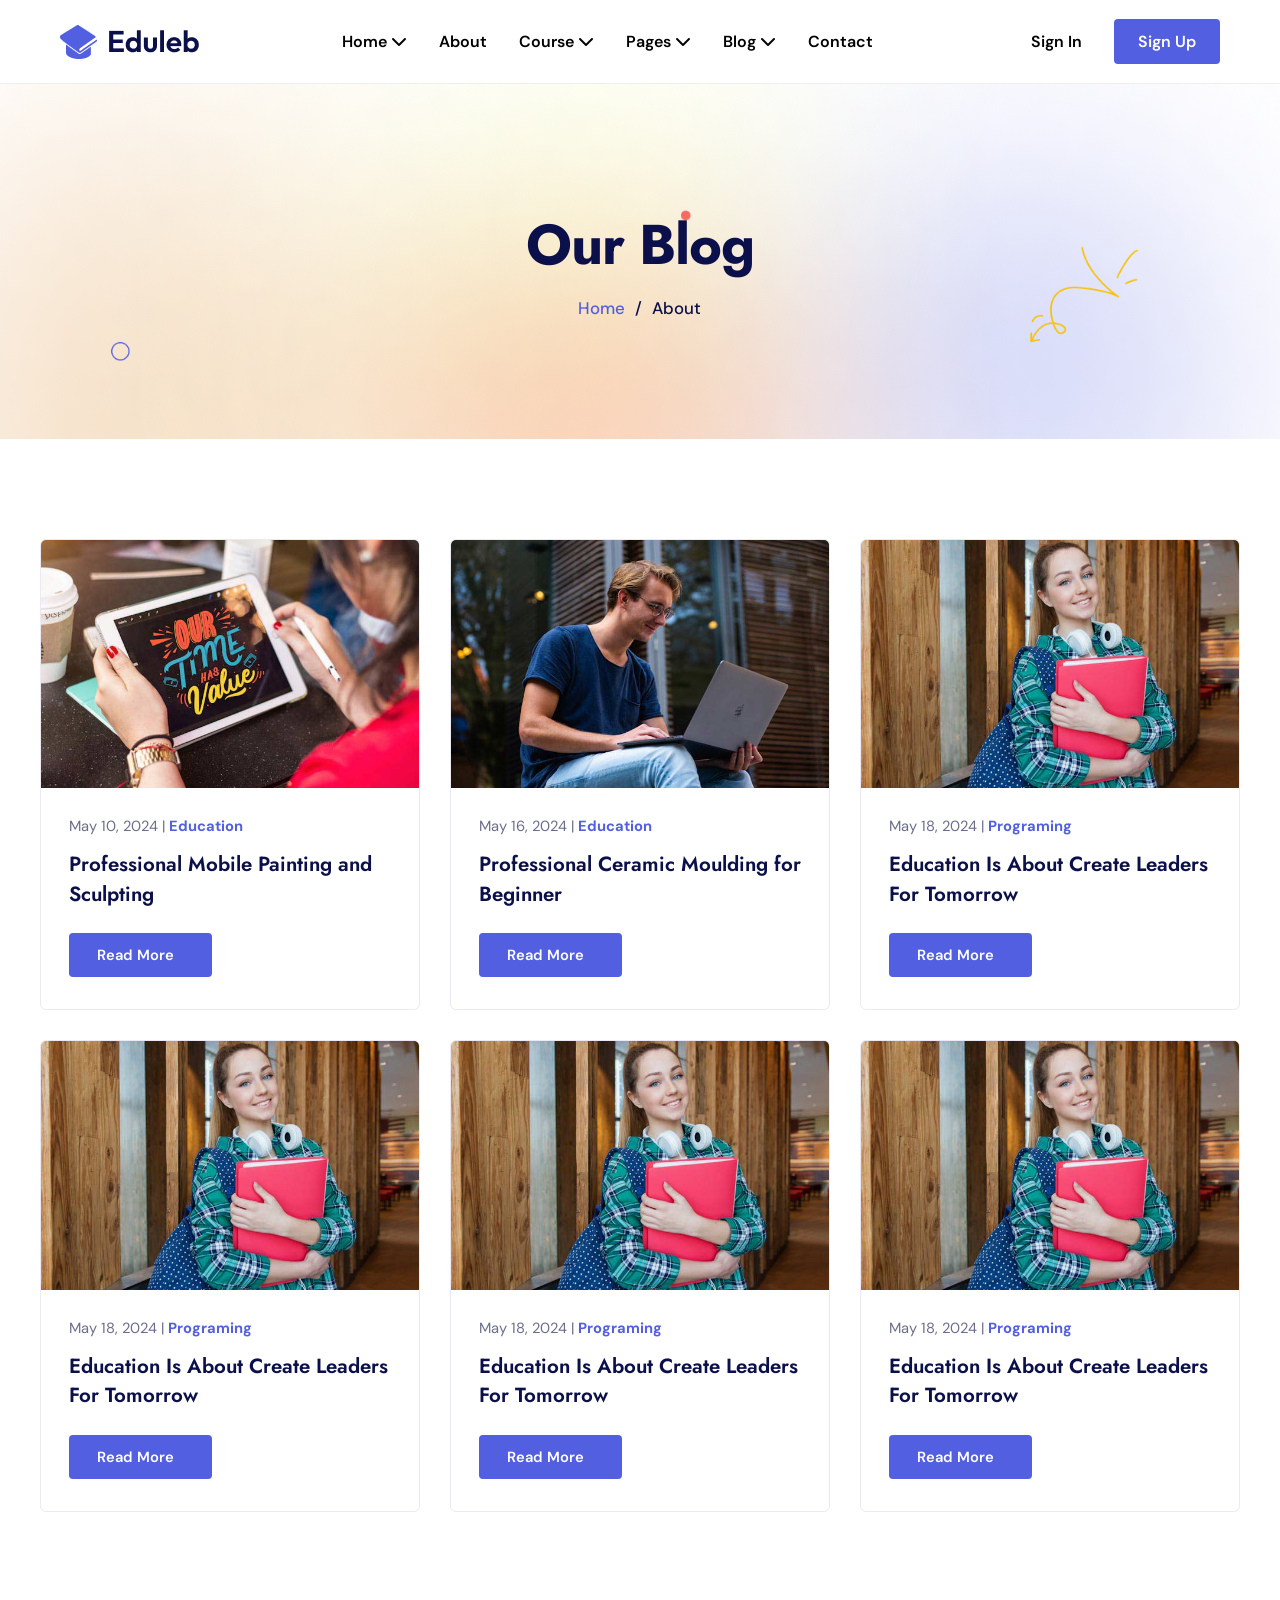
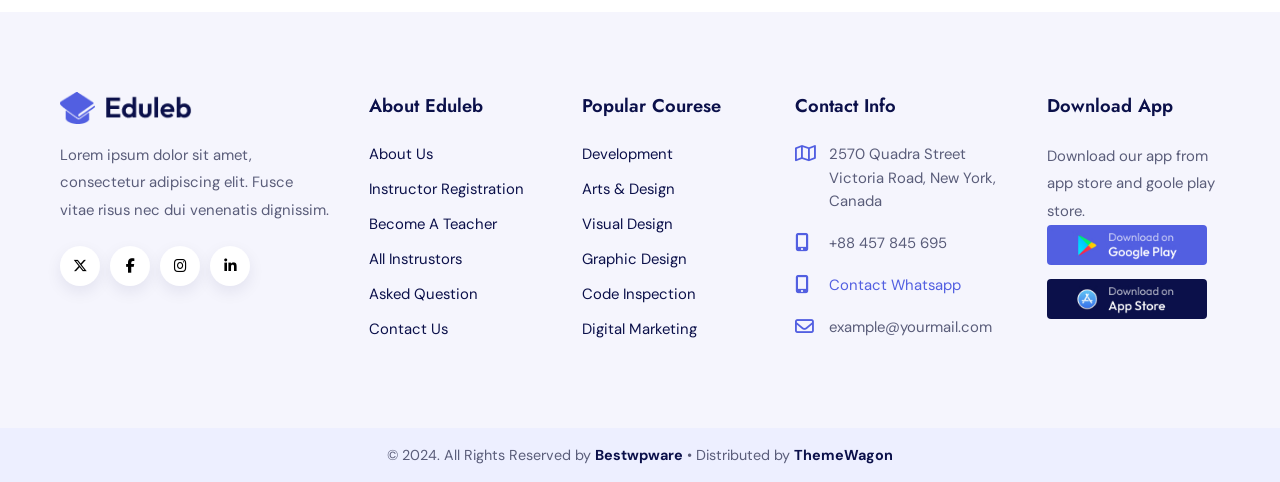
<file: blog.html>
<!DOCTYPE html>
<html lang="en">

<head>
    <meta charset="UTF-8">
    <meta name="viewport" content="width=device-width, initial-scale=1.0">
    <title>Eduleb - Education Template</title>
    <link rel="preconnect" href="https://fonts.googleapis.com">
    <link rel="preconnect" href="https://fonts.gstatic.com" crossorigin>
    <link
        href="https://fonts.googleapis.com/css2?family=DM+Sans:wght@400;500;700&family=Jost:wght@500;600;700&family=Poppins:wght@400;500;600;700&display=swap"
        rel="stylesheet">
    <link rel="stylesheet" href="https://cdnjs.cloudflare.com/ajax/libs/font-awesome/6.5.2/css/all.min.css">
    <link rel="stylesheet" href="https://cdnjs.cloudflare.com/ajax/libs/font-awesome/6.5.1/css/all.min.css">
    <link rel="stylesheet" href="./css/blog.css">
</head>

<body>
    <header>
        <div class="logo">
            <img src="./image/logo.png" alt="Eduleb">
        </div>

        <nav id="main-menu" class="nav-main">
            <ul>
                <li class="has-arrow"><a href="#">Home <i class="fa-solid fa-chevron-down"></i></a></li>
                <li><a href="about.html">About</a></li>
                <li class="has-arrow"><a href="course.html">Course <i class="fa-solid fa-chevron-down"></i></a></li>
                <li class="has-arrow"><a href="#">Pages <i class="fa-solid fa-chevron-down"></i></a></li>
                <li class="has-arrow"><a href="blog.html">Blog <i class="fa-solid fa-chevron-down"></i></a></li>
                <li><a href="Contact.html">Contact</a></li>
            </ul>
        </nav>

        <div class="sign-in">
            <a href="#" class="header-btn">Sign In</a>
            <a href="Contact.html" class="btn_one">Sign Up</a>
        </div>
        <button class="menu-toggle" type="button" aria-label="Toggle menu" aria-expanded="false"
            aria-controls="main-menu">
            <span></span><span></span><span></span>
        </button>
    </header>

        <!-- PAGE BANNER (ABOUT) -->

    <section class="page-banner">

        <!-- Text Content -->
        <div class="banner-content">
            <h1>Our Blog</h1>
            <div class="breadcrumb">
                <a href="index.html">Home</a> <span>/</span> About
            </div>
        </div>
    </section>


    <section class="blog_area">
        <div class="blog-container">

            <div class="blog-grid ">
                <article class="blog-card">
                    <a href="blog-detalis.html" class="blog-img"><img src="./image/1.jpg" alt="Professional Mobile Painting"></a>
                    <div class="blog-body">
                        <div class="blog-meta">May 10, 2024 | <b>Education</b></div>
                        <h3><a href="#">Professional Mobile Painting and Sculpting</a></h3>
                        <a href="#" class="blog-btn">Read More <i class="fa-solid fa-arrow-up-right"></i></a>
                    </div>
                </article>

                <article class="blog-card">
                    <a href="blog-detalis.html" class="blog-img"><img src="./image/2.jpg" alt="Professional Ceramic Moulding"></a>
                    <div class="blog-body">
                        <div class="blog-meta">May 16, 2024 | <b>Education</b></div>
                        <h3><a href="#">Professional Ceramic Moulding for Beginner</a></h3>
                        <a href="#" class="blog-btn">Read More <i class="fa-solid fa-arrow-up-right"></i></a>
                    </div>
                </article>

                <article class="blog-card">
                    <a href="blog-detalis.html" class="blog-img"><img src="./image/3.jpg" alt="Education Is About Create Leaders"></a>
                    <div class="blog-body">
                        <div class="blog-meta">May 18, 2024 | <b>Programing</b></div>
                        <h3><a href="#">Education Is About Create Leaders For Tomorrow</a></h3>
                        <a href="#" class="blog-btn">Read More <i class="fa-solid fa-arrow-up-right"></i></a>
                    </div>
                </article>

                <article class="blog-card">
                    <a href="blog-detalis.html" class="blog-img"><img src="./image/3.jpg" alt="Education Is About Create Leaders"></a>
                    <div class="blog-body">
                        <div class="blog-meta">May 18, 2024 | <b>Programing</b></div>
                        <h3><a href="#">Education Is About Create Leaders For Tomorrow</a></h3>
                        <a href="#" class="blog-btn">Read More <i class="fa-solid fa-arrow-up-right"></i></a>
                    </div>
                </article>

                <article class="blog-card">
                    <a href="blog-detalis.html" class="blog-img"><img src="./image/3.jpg" alt="Education Is About Create Leaders"></a>
                    <div class="blog-body">
                        <div class="blog-meta">May 18, 2024 | <b>Programing</b></div>
                        <h3><a href="#">Education Is About Create Leaders For Tomorrow</a></h3>
                        <a href="#" class="blog-btn">Read More <i class="fa-solid fa-arrow-up-right"></i></a>
                    </div>
                </article>

                <article class="blog-card">
                    <a href="blog-detalis.html" class="blog-img"><img src="./image/3.jpg" alt="Education Is About Create Leaders"></a>
                    <div class="blog-body">
                        <div class="blog-meta">May 18, 2024 | <b>Programing</b></div>
                        <h3><a href="#">Education Is About Create Leaders For Tomorrow</a></h3>
                        <a href="#" class="blog-btn">Read More <i class="fa-solid fa-arrow-up-right"></i></a>
                    </div>
                </article>
            </div>
        </div>
    </section>


    <footer class="footer">
        <div class="footer-container">
            <div class="footer-grid">

                <div class="single_footer">
                    <a href="index.html" class="footer-logo"><img src="./image/logo.png" alt="Eduleb"></a>
                    <p>Lorem ipsum dolor sit amet, consectetur adipiscing elit. Fusce vitae risus nec dui venenatis
                        dignissim.</p>
                    <div class="social_profile">
                        <ul>
                            <li><a href="#"><i class="fa-brands fa-x-twitter"></i></a></li>
                            <li><a href="#"><i class="fa-brands fa-facebook-f"></i></a></li>
                            <li><a href="#"><i class="fa-brands fa-instagram"></i></a></li>
                            <li><a href="#"><i class="fa-brands fa-linkedin-in"></i></a></li>
                        </ul>
                    </div>
                </div>

                <div class="single_footer">
                    <h4>About Eduleb</h4>
                    <ul class="footer-links">
                        <li><a href="#">About Us</a></li>
                        <li><a href="#">Instructor Registration</a></li>
                        <li><a href="#">Become A Teacher</a></li>
                        <li><a href="#">All Instrustors</a></li>
                        <li><a href="#">Asked Question</a></li>
                        <li><a href="#">Contact Us</a></li>
                    </ul>
                </div>

                <div class="single_footer">
                    <h4>Popular Courese</h4>
                    <ul class="footer-links">
                        <li><a href="#">Development</a></li>
                        <li><a href="#">Arts &amp; Design</a></li>
                        <li><a href="#">Visual Design</a></li>
                        <li><a href="#">Graphic Design</a></li>
                        <li><a href="#">Code Inspection</a></li>
                        <li><a href="#">Digital Marketing</a></li>
                    </ul>
                </div>

                <div class="single_footer">
                    <h4>Contact Info</h4>
                    <div class="sf_contact">
                        <i class="fa-regular fa-map"></i>
                        <p>2570 Quadra Street Victoria Road, New York, Canada</p>
                    </div>
                    <div class="sf_contact">
                        <i class="fa-solid fa-mobile-screen-button"></i>
                        <p>+88 457 845 695</p>
                    </div>
                    <div class="sf_contact">
                        <i class="fa-solid fa-mobile-screen-button"></i>
                        <p><a href="tel:+88457845695">Contact Whatsapp</a></p>
                    </div>
                    <div class="sf_contact">
                        <i class="fa-regular fa-envelope"></i>
                        <p>example@yourmail.com</p>
                    </div>
                </div>

                <div class="single_footer">
                    <h4>Download App</h4>
                    <p class="dl-text">Download our app from app store and goole play store.</p>
                    <a href="#"><img src="./image/google-play.jpg" class="foot_img" alt="Google Play"></a>
                    <a href="#"><img src="./image/app-store.jpg" class="foot_img" alt="App Store"></a>
                </div>

            </div>
        </div>

        <div class="footer-bottom">
            <p>© 2024. All Rights Reserved by <b>Bestwpware</b> • Distributed by <b>ThemeWagon</b></p>
        </div>
    </footer>

    

    <button class="to-top" type="button" aria-label="Back to top"><i class="fa-solid fa-arrow-up"></i></button>

    <script src="./js/blog.js"></script>
</body>

</html>
</file>
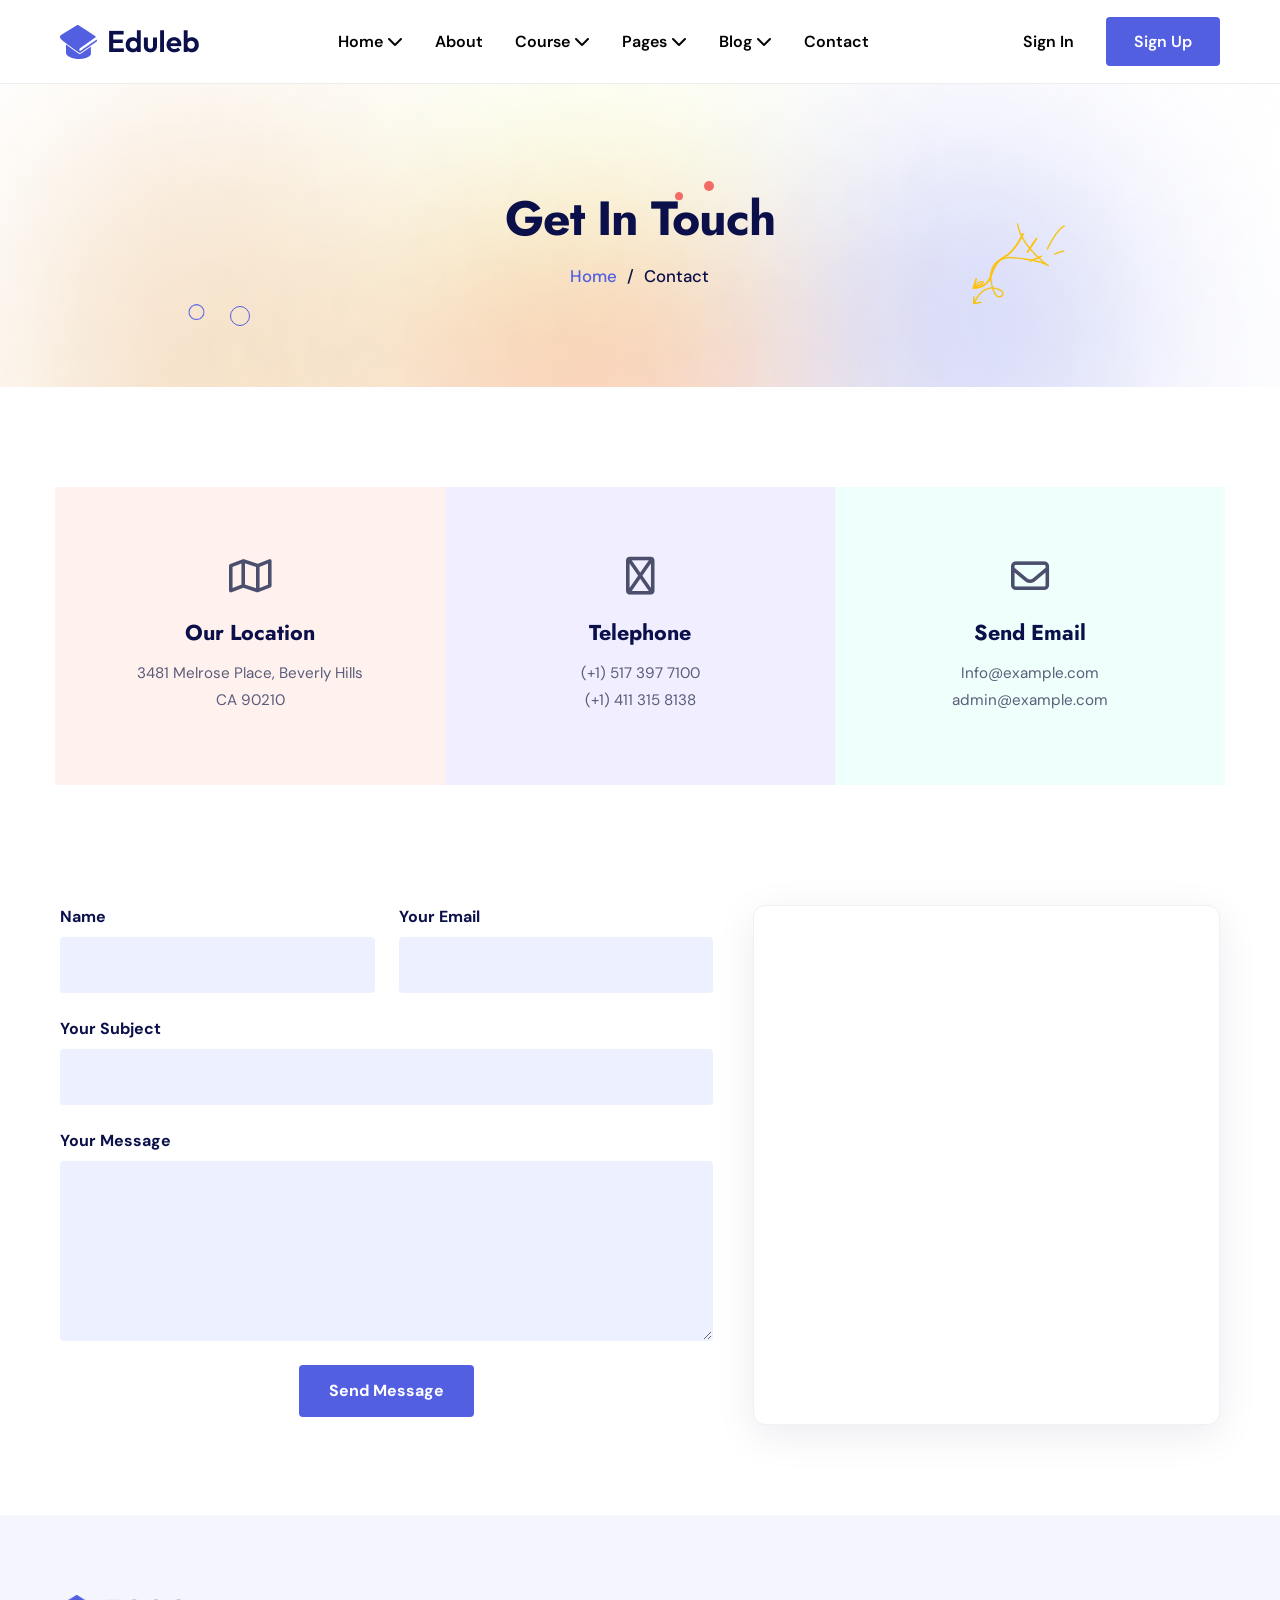
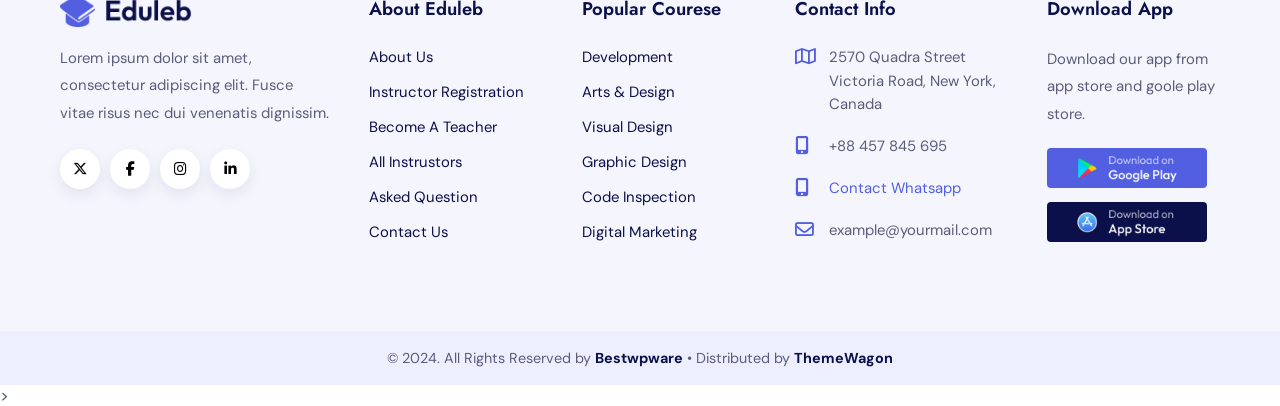
<file: Contact.html>
<!DOCTYPE html>
<html lang="en">

<head>
    <meta charset="UTF-8">
    <meta name="viewport" content="width=device-width, initial-scale=1.0">
    <title>Eduleb - Education Template</title>
    <link rel="preconnect" href="https://fonts.googleapis.com">
    <link rel="preconnect" href="https://fonts.gstatic.com" crossorigin>
    <link
        href="https://fonts.googleapis.com/css2?family=DM+Sans:wght@400;500;700&family=Jost:wght@500;600;700&family=Poppins:wght@400;500;600;700&display=swap"
        rel="stylesheet">
    <link rel="stylesheet" href="https://cdnjs.cloudflare.com/ajax/libs/font-awesome/6.5.2/css/all.min.css">
    <link rel="stylesheet" href="https://cdnjs.cloudflare.com/ajax/libs/font-awesome/6.5.1/css/all.min.css">
    <link rel="stylesheet" href="./css/Contact.css">
</head>

<body>
    <header>
        <div class="logo">
            <img src="./image/logo.png" alt="Eduleb">
        </div>

        <nav id="main-menu" class="nav-main">
            <ul>
                <li class="has-arrow"><a href="./index.html">Home <i class="fa-solid fa-chevron-down"></i></a></li>
                <li><a href="about.html">About</a></li>
                <li class="has-arrow"><a href="course.html">Course <i class="fa-solid fa-chevron-down"></i></a></li>
                <li class="has-arrow"><a href="#">Pages <i class="fa-solid fa-chevron-down"></i></a></li>
                <li class="has-arrow"><a href="blog.html">Blog <i class="fa-solid fa-chevron-down"></i></a></li>
                <li><a href="Contact.html">Contact</a></li>
            </ul>
        </nav>

        <div class="sign-in">
            <a href="#" class="header-btn">Sign In</a>
            <a href="Contact.html" class="btn_one">Sign Up</a>
        </div>
        <button class="menu-toggle" type="button" aria-label="Toggle menu" aria-expanded="false"
            aria-controls="main-menu">
            <span></span><span></span><span></span>
        </button>
    </header>

    <!-- ================================
        PAGE BANNER
    ================================ -->
    <section class="page-banner">
        <div class="banner-decorations">
            <div class="shape-circle"></div>
            <div class="shape-dot"></div>
            <div class="shape-arrow">
                <svg viewBox="0 0 100 100" fill="none" xmlns="http://www.w3.org/2000/svg">
                    <path d="M70,20 Q60,40 50,45 Q40,50 35,65 Q30,80 15,80" stroke="#FFC107" stroke-width="2"
                        stroke-linecap="round" fill="none" />
                    <path d="M25,75 L15,80 L18,70" stroke="#FFC107" stroke-width="2" stroke-linecap="round"
                        stroke-linejoin="round" fill="none" />
                    <path d="M85,25 L75,40" stroke="#FFC107" stroke-width="2" stroke-linecap="round" fill="none" />
                    <path d="M90,45 L78,50" stroke="#FFC107" stroke-width="2" stroke-linecap="round" fill="none" />
                </svg>
            </div>
        </div>
        <div class="banner-content">
            <h1>Get In Touch</h1>
            <div class="breadcrumb">
                <a href="index.html">Home</a> <span>/</span> contact
            </div>
        </div>
    </section>

    <!-- ================================
    ADDRESS / CONTACT INFO SECTION
    ================================ -->
    <section class="address_area section-padding">
        <div class="container">
            <div class="row text-center">

                <!-- Location -->
                <div class="col-lg-4 col-md-4 col-sm-12 no-padding box-row">
                    <div class="single_address sa_one">
                        <i class="fa-regular fa-map"></i>
                        <h4>Our Location</h4>
                        <p>3481 Melrose Place, Beverly Hills <br> CA 90210</p>
                    </div>
                </div>

                <!-- Telephone -->
                <div class="col-lg-4 col-md-4 col-sm-12 no-padding box-row">
                    <div class="single_address sa_two">
                        <i class="fa-solid fa-mobile-screen-button"></i>
                        <h4>Telephone</h4>
                        <p>(+1) 517 397 7100</p>
                        <p>(+1) 411 315 8138</p>
                    </div>
                </div>

                <!-- Email -->
                <div class="col-lg-4 col-md-4 col-sm-12 no-padding box-row">
                    <div class="single_address sa_three">
                        <i class="fa-regular fa-envelope"></i>
                        <h4>Send Email</h4>
                        <p>Info@example.com</p>
                        <p>admin@example.com</p>
                    </div>
                </div>

            </div>
        </div>
    </section>


    <!-- ================================
    CONTACT FORM + MAP SECTION
================================ -->
    <section id="contact" class="contact_area section-padding">
        <div class="container">
            <div class="contact-row">

                <!-- LEFT: Contact Form -->
                <div class="contact-form-col">
                    <form class="contact-form" name="enq" method="post" action="contact.php">

                        <!-- Name + Email (side by side) -->
                        <div class="form-row-2">
                            <div class="form-group">
                                <label>Name</label>
                                <input type="text" name="name" class="form-control" required>
                            </div>
                            <div class="form-group">
                                <label>Your Email</label>
                                <input type="email" name="email" class="form-control" required>
                            </div>
                        </div>

                        <!-- Subject (full width) -->
                        <div class="form-group">
                            <label>Your Subject</label>
                            <input type="text" name="subject" class="form-control" required>
                        </div>

                        <!-- Message (full width) -->
                        <div class="form-group">
                            <label>Your Message</label>
                            <textarea name="message" class="form-control" rows="6" required></textarea>
                        </div>

                        <!-- Button -->
                        <div class="form-btn-wrap">
                            <button type="submit" class="btn_one" id="submitButton">Send Message</button>
                        </div>

                    </form>
                </div>

                <!-- RIGHT: Google Map -->
                <div class="contact-map-col">
                    <div class="map-card">
                        <iframe
                            src="https://www.google.com/maps/embed?pb=!1m18!1m12!1m3!1d3023.957183635167!2d-74.00402768559431!3d40.71895904512855!2m3!1f0!2f0!3f0!3m2!1i1024!2i768!4f13.1!3m3!1m2!1s0x89c2598a1316e7a7%3A0x47bb20eb6074b3f0!2sNew%20Work%20City%20-%20(CLOSED)!5e0!3m2!1sen!2sus!4v1600305497356!5m2!1sen!2sus"
                            allowfullscreen="" loading="lazy" referrerpolicy="no-referrer-when-downgrade">
                        </iframe>
                    </div>
                </div>

            </div>
        </div>
    </section>










    <footer class="footer">
        <div class="footer-container">
            <div class="footer-grid">

                <div class="single_footer">
                    <a href="index.html" class="footer-logo"><img src="./image/logo.png" alt="Eduleb"></a>
                    <p>Lorem ipsum dolor sit amet, consectetur adipiscing elit. Fusce vitae risus nec dui venenatis
                        dignissim.</p>
                    <div class="social_profile">
                        <ul>
                            <li><a href="#"><i class="fa-brands fa-x-twitter"></i></a></li>
                            <li><a href="#"><i class="fa-brands fa-facebook-f"></i></a></li>
                            <li><a href="#"><i class="fa-brands fa-instagram"></i></a></li>
                            <li><a href="#"><i class="fa-brands fa-linkedin-in"></i></a></li>
                        </ul>
                    </div>
                </div>

                <div class="single_footer">
                    <h4>About Eduleb</h4>
                    <ul class="footer-links">
                        <li><a href="#">About Us</a></li>
                        <li><a href="#">Instructor Registration</a></li>
                        <li><a href="#">Become A Teacher</a></li>
                        <li><a href="#">All Instrustors</a></li>
                        <li><a href="#">Asked Question</a></li>
                        <li><a href="#">Contact Us</a></li>
                    </ul>
                </div>

                <div class="single_footer">
                    <h4>Popular Courese</h4>
                    <ul class="footer-links">
                        <li><a href="#">Development</a></li>
                        <li><a href="#">Arts &amp; Design</a></li>
                        <li><a href="#">Visual Design</a></li>
                        <li><a href="#">Graphic Design</a></li>
                        <li><a href="#">Code Inspection</a></li>
                        <li><a href="#">Digital Marketing</a></li>
                    </ul>
                </div>

                <div class="single_footer">
                    <h4>Contact Info</h4>
                    <div class="sf_contact">
                        <i class="fa-regular fa-map"></i>
                        <p>2570 Quadra Street Victoria Road, New York, Canada</p>
                    </div>
                    <div class="sf_contact">
                        <i class="fa-solid fa-mobile-screen-button"></i>
                        <p>+88 457 845 695</p>
                    </div>
                    <div class="sf_contact">
                        <i class="fa-solid fa-mobile-screen-button"></i>
                        <p><a href="tel:+88457845695">Contact Whatsapp</a></p>
                    </div>
                    <div class="sf_contact">
                        <i class="fa-regular fa-envelope"></i>
                        <p>example@yourmail.com</p>
                    </div>
                </div>

                <div class="single_footer">
                    <h4>Download App</h4>
                    <p class="dl-text">Download our app from app store and goole play store.</p>
                    <a href="#"><img src="./image/google-play.jpg" class="foot_img" alt="Google Play"></a>
                    <a href="#"><img src="./image/app-store.jpg" class="foot_img" alt="App Store"></a>
                </div>

            </div>
        </div>

        <div class="footer-bottom">
            <p>© 2024. All Rights Reserved by <b>Bestwpware</b> • Distributed by <b>ThemeWagon</b></p>
        </div>
    </footer>>


    <button class="to-top" type="button" aria-label="Back to top"><i class="fa-solid fa-arrow-up"></i></button>

    <script src="./js/Contact.js"></script>
</body>

</html>
</file>
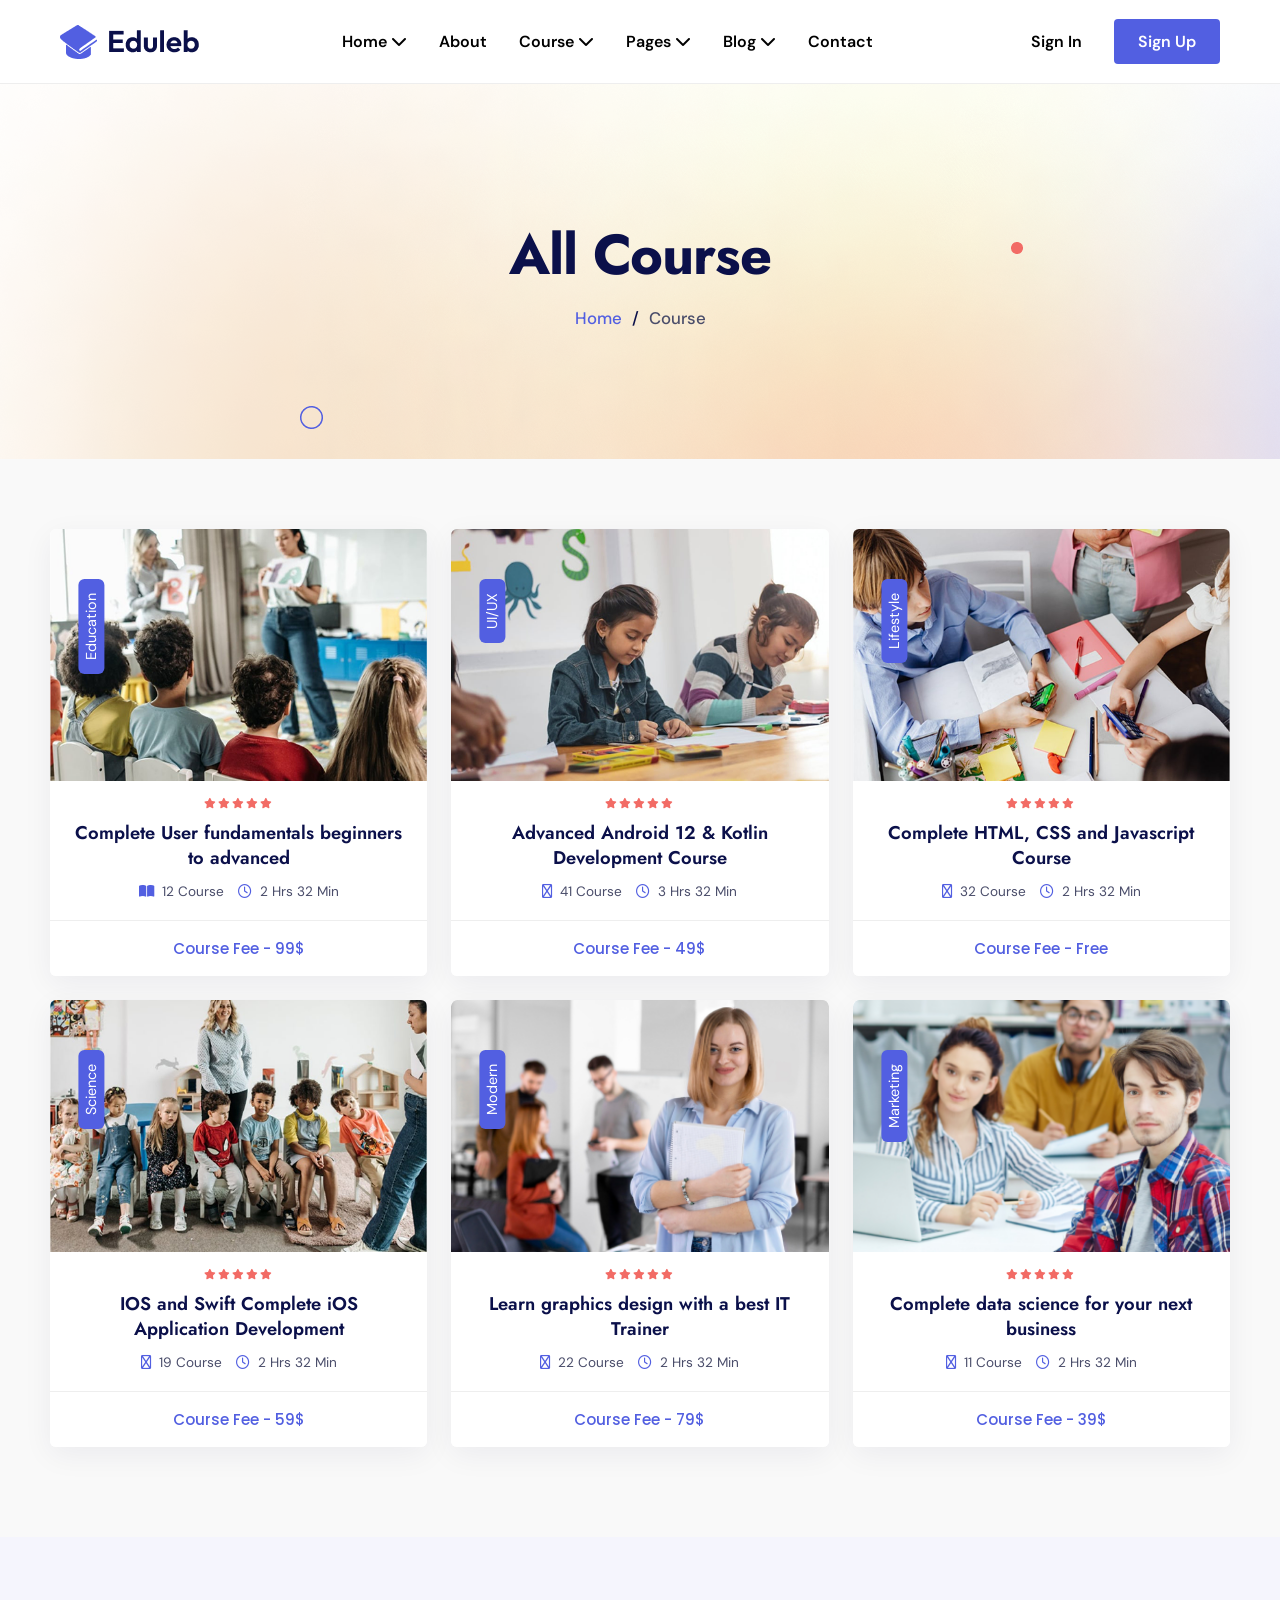
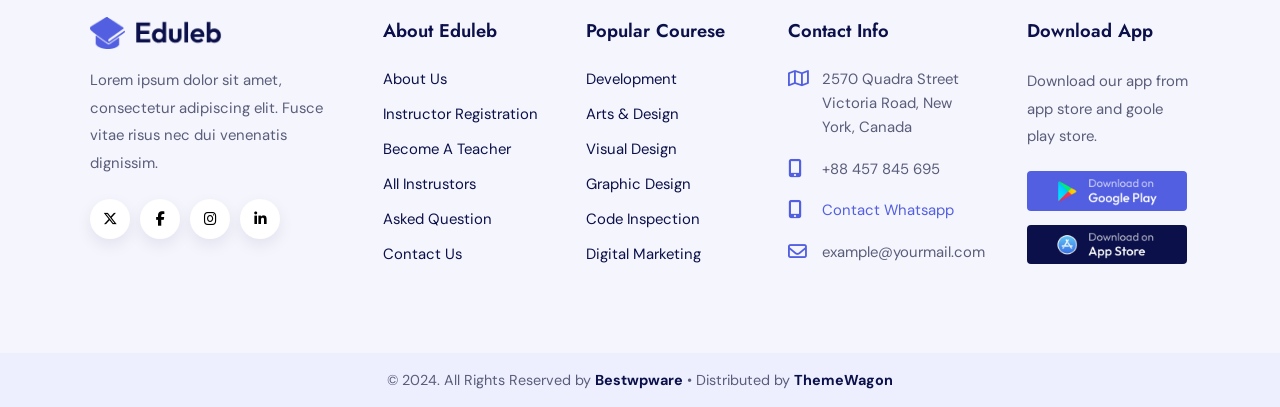
<file: course.html>
<!DOCTYPE html>
<html lang="en">

<head>
    <meta charset="UTF-8">
    <meta name="viewport" content="width=device-width, initial-scale=1.0">
    <title>Eduleb - Education Template</title>
    <link rel="preconnect" href="https://fonts.googleapis.com">
    <link rel="preconnect" href="https://fonts.gstatic.com" crossorigin>
    <link
        href="https://fonts.googleapis.com/css2?family=DM+Sans:wght@400;500;700&family=Jost:wght@500;600;700&family=Poppins:wght@400;500;600;700&display=swap"
        rel="stylesheet">
    <link rel="stylesheet" href="https://cdnjs.cloudflare.com/ajax/libs/font-awesome/6.5.2/css/all.min.css">
    <link rel="stylesheet" href="https://cdnjs.cloudflare.com/ajax/libs/font-awesome/6.5.1/css/all.min.css">
    <link rel="stylesheet" href="./css/course.css">
</head>

<body>
    <header>
        <div class="logo">
            <img src="./image/logo.png" alt="Eduleb">
        </div>

        <nav id="main-menu" class="nav-main">
            <ul>
                <li class="has-arrow"><a href="index.html">Home <i class="fa-solid fa-chevron-down"></i></a></li>
                <li><a href="about.html">About</a></li>
                <li class="has-arrow"><a href="course.html">Course <i class="fa-solid fa-chevron-down"></i></a></li>
                <li class="has-arrow"><a href="#">Pages <i class="fa-solid fa-chevron-down"></i></a></li>
                <li class="has-arrow"><a href="blog.html">Blog <i class="fa-solid fa-chevron-down"></i></a></li>
                <li><a href="Contact.html">Contact</a></li>
            </ul>
        </nav>

        <div class="sign-in">
            <a href="#" class="header-btn">Sign In</a>
            <a href="Contact.html" class="btn_one">Sign Up</a>
        </div>
        <button class="menu-toggle" type="button" aria-label="Toggle menu" aria-expanded="false"
            aria-controls="main-menu">
            <span></span><span></span><span></span>
        </button>
    </header>


    <!-- PAGE BANNER (ABOUT) -->

    <section class="page-banner">

        <!-- Text Content -->
        <div class="banner-content">
            <h1>All Course</h1>
            <div class="breadcrumb">
                <a href="index.html">Home</a> <span>/</span> Course
            </div>
        </div>
    </section>

    <section class="home_course">
        <div class="course-container">
            <!-- <div class="course-head">
                <h2>Join with more than <b>80,000+ </b> <br>Courses &amp; Learning creators.</h2>
                <div class="cour_btn">
                    <a href="course.html" class="btn_one">View all Courses <i
                            class="fa-solid fa-arrow-up-right"></i></a>
                </div>
            </div> -->

            <div class="course-grid">
                <div class="single_course">
                    <div class="single_c_img">
                        <img src="./image/1.png" alt="course-image">
                        <span>Education</span>
                    </div>
                    <div class="course-stars"><i class="fa-solid fa-star"></i><i class="fa-solid fa-star"></i><i
                            class="fa-solid fa-star"></i><i class="fa-solid fa-star"></i><i
                            class="fa-solid fa-star"></i></div>
                    <h4><a href="course.html">Complete User fundamentals beginners to advanced</a></h4>
                    <div class="course-meta">
                        <span><i class="fa-solid fa-book-open"></i> 12 Course</span>
                        <span><i class="fa-regular fa-clock"></i> 2 Hrs 32 Min</span>
                    </div>
                    <a href="course.html" class="price">Course Fee - 99$</a>
                </div>

                <div class="single_course">
                    <div class="single_c_img">
                        <img src="./image/2.png" alt="course-image">
                        <span>UI/UX</span>
                    </div>
                    <div class="course-stars"><i class="fa-solid fa-star"></i><i class="fa-solid fa-star"></i><i
                            class="fa-solid fa-star"></i><i class="fa-solid fa-star"></i><i
                            class="fa-solid fa-star"></i></div>
                    <h4><a href="course.html">Advanced Android 12 &amp; Kotlin Development Course</a></h4>
                    <div class="course-meta">
                        <span><i class="fa-regular fa-book-open"></i> 41 Course</span>
                        <span><i class="fa-regular fa-clock"></i> 3 Hrs 32 Min</span>
                    </div>
                    <div class="price">Course Fee - 49$</div>
                </div>

                <div class="single_course">
                    <div class="single_c_img">
                        <img src="./image/3.png" alt="course-image">
                        <span>Lifestyle</span>
                    </div>
                    <div class="course-stars"><i class="fa-solid fa-star"></i><i class="fa-solid fa-star"></i><i
                            class="fa-solid fa-star"></i><i class="fa-solid fa-star"></i><i
                            class="fa-solid fa-star"></i></div>
                    <h4><a href="course.html">Complete HTML, CSS and Javascript Course</a></h4>
                    <div class="course-meta">
                        <span><i class="fa-regular fa-book-open"></i> 32 Course</span>
                        <span><i class="fa-regular fa-clock"></i> 2 Hrs 32 Min</span>
                    </div>
                    <div class="price">Course Fee - Free</div>
                </div>

                <div class="single_course">
                    <div class="single_c_img">
                        <img src="./image/4.png" alt="course-image">
                        <span>Science</span>
                    </div>
                    <div class="course-stars"><i class="fa-solid fa-star"></i><i class="fa-solid fa-star"></i><i
                            class="fa-solid fa-star"></i><i class="fa-solid fa-star"></i><i
                            class="fa-solid fa-star"></i></div>
                    <h4><a href="course.html">IOS and Swift Complete iOS Application Development</a></h4>
                    <div class="course-meta">
                        <span><i class="fa-regular fa-book-open"></i> 19 Course</span>
                        <span><i class="fa-regular fa-clock"></i> 2 Hrs 32 Min</span>
                    </div>
                    <div class="price">Course Fee - 59$</div>
                </div>

                <div class="single_course">
                    <div class="single_c_img">
                        <img src="./image/5.png" alt="course-image">
                        <span>Modern</span>
                    </div>
                    <div class="course-stars"><i class="fa-solid fa-star"></i><i class="fa-solid fa-star"></i><i
                            class="fa-solid fa-star"></i><i class="fa-solid fa-star"></i><i
                            class="fa-solid fa-star"></i></div>
                    <h4><a href="course.html">Learn graphics design with a best IT Trainer</a></h4>
                    <div class="course-meta">
                        <span><i class="fa-regular fa-book-open"></i> 22 Course</span>
                        <span><i class="fa-regular fa-clock"></i> 2 Hrs 32 Min</span>
                    </div>
                    <div class="price">Course Fee - 79$</div>
                </div>

                <div class="single_course">
                    <div class="single_c_img">
                        <img src="./image/6.png" alt="course-image">
                        <span>Marketing</span>
                    </div>
                    <div class="course-stars"><i class="fa-solid fa-star"></i><i class="fa-solid fa-star"></i><i
                            class="fa-solid fa-star"></i><i class="fa-solid fa-star"></i><i
                            class="fa-solid fa-star"></i></div>
                    <h4><a href="course.html">Complete data science for your next business</a></h4>
                    <div class="course-meta">
                        <span><i class="fa-regular fa-book-open"></i> 11 Course</span>
                        <span><i class="fa-regular fa-clock"></i> 2 Hrs 32 Min</span>
                    </div>
                    <div class="price">Course Fee - 39$</div>
                </div>
            </div>
        </div>
    </section>







































































































    <footer class="footer">
        <div class="footer-container">
            <div class="footer-grid">

                <div class="single_footer">
                    <a href="index.html" class="footer-logo"><img src="./image/logo.png" alt="Eduleb"></a>
                    <p>Lorem ipsum dolor sit amet, consectetur adipiscing elit. Fusce vitae risus nec dui venenatis
                        dignissim.</p>
                    <div class="social_profile">
                        <ul>
                            <li><a href="#"><i class="fa-brands fa-x-twitter"></i></a></li>
                            <li><a href="#"><i class="fa-brands fa-facebook-f"></i></a></li>
                            <li><a href="#"><i class="fa-brands fa-instagram"></i></a></li>
                            <li><a href="#"><i class="fa-brands fa-linkedin-in"></i></a></li>
                        </ul>
                    </div>
                </div>

                <div class="single_footer">
                    <h4>About Eduleb</h4>
                    <ul class="footer-links">
                        <li><a href="#">About Us</a></li>
                        <li><a href="#">Instructor Registration</a></li>
                        <li><a href="#">Become A Teacher</a></li>
                        <li><a href="#">All Instrustors</a></li>
                        <li><a href="#">Asked Question</a></li>
                        <li><a href="#">Contact Us</a></li>
                    </ul>
                </div>

                <div class="single_footer">
                    <h4>Popular Courese</h4>
                    <ul class="footer-links">
                        <li><a href="#">Development</a></li>
                        <li><a href="#">Arts &amp; Design</a></li>
                        <li><a href="#">Visual Design</a></li>
                        <li><a href="#">Graphic Design</a></li>
                        <li><a href="#">Code Inspection</a></li>
                        <li><a href="#">Digital Marketing</a></li>
                    </ul>
                </div>

                <div class="single_footer">
                    <h4>Contact Info</h4>
                    <div class="sf_contact">
                        <i class="fa-regular fa-map"></i>
                        <p>2570 Quadra Street Victoria Road, New York, Canada</p>
                    </div>
                    <div class="sf_contact">
                        <i class="fa-solid fa-mobile-screen-button"></i>
                        <p>+88 457 845 695</p>
                    </div>
                    <div class="sf_contact">
                        <i class="fa-solid fa-mobile-screen-button"></i>
                        <p><a href="tel:+88457845695">Contact Whatsapp</a></p>
                    </div>
                    <div class="sf_contact">
                        <i class="fa-regular fa-envelope"></i>
                        <p>example@yourmail.com</p>
                    </div>
                </div>

                <div class="single_footer">
                    <h4>Download App</h4>
                    <p class="dl-text">Download our app from app store and goole play store.</p>
                    <a href="#"><img src="./image/google-play.jpg" class="foot_img" alt="Google Play"></a>
                    <a href="#"><img src="./image/app-store.jpg" class="foot_img" alt="App Store"></a>
                </div>

            </div>
        </div>

        <div class="footer-bottom">
            <p>© 2024. All Rights Reserved by <b>Bestwpware</b> • Distributed by <b>ThemeWagon</b></p>
        </div>
    </footer>

    <button class="to-top" type="button" aria-label="Back to top"><i class="fa-solid fa-arrow-up"></i></button>

    <script src="./js/course.js"></script>
</body>

</html>
</file>
<file: css/style.css>
* {
  margin: 0;
  padding: 0;
  box-sizing: border-box;
  list-style: none;
}

:root {
  --primary: #525fe1;
  --navy: #0b104a;
  --coral: #f26b65;
  --text: #4a4d6a;
}

body {
  font-family: "DM Sans", sans-serif;
  color: var(--text);
  background: #fff;
  overflow-x: clip;
}

body.menu-open {
  overflow: hidden;
}

html {
  scroll-behavior: smooth;
  scroll-padding-top: 90px;
}

/* ================================
   HEADER - BIG LIKE ORIGINAL
================================ */
header {
  display: flex;
  align-items: center;
  justify-content: space-between;
  height: 84px;
  padding: 0 60px;
  background: #fff;
  border-bottom: 1px solid #eee;
  position: sticky;
  top: 0;
  z-index: 1000;
  transition: box-shadow 0.25s ease;
}
header.scrolled {
  border-bottom-color: transparent;
  box-shadow: 0 6px 24px rgba(11, 16, 74, 0.1);
}
.logo img {
  display: block;
  max-height: 34px;
}

.menu-toggle {
  display: none;
  position: relative;
  width: 38px;
  height: 28px;
  background: none;
  border: 0;
  cursor: pointer;
  z-index: 1002;
}
.menu-toggle span {
  position: absolute;
  left: 4px;
  right: 4px;
  height: 2px;
  background: var(--primary);
  transition:
    transform 0.3s ease,
    opacity 0.2s ease,
    top 0.3s ease;
}
.menu-toggle span:nth-child(1) {
  top: 6px;
}
.menu-toggle span:nth-child(2) {
  top: 14px;
}
.menu-toggle span:nth-child(3) {
  top: 22px;
}
.menu-toggle.active span:nth-child(1) {
  top: 14px;
  transform: rotate(45deg);
}
.menu-toggle.active span:nth-child(2) {
  opacity: 0;
}
.menu-toggle.active span:nth-child(3) {
  top: 14px;
  transform: rotate(-45deg);
}

.nav-main ul {
  display: flex;
  gap: 2rem;
  font-weight: 600;
  font-size: 1rem;
}

.nav-main ul li a {
  color: #000;
  text-decoration: none;
  transition: color 0.2s;
}

.nav-main ul li a:hover {
  color: var(--primary);
}

.sign-in {
  display: flex;
  align-items: center;
  gap: 1rem;
  font-weight: 600;
}

.sign-in a {
  color: #000;
  text-decoration: none;
  padding: 0.56rem 1rem;
  font-size: 1rem;
}

.sign-in .header-btn:hover {
  color: var(--primary);
}

.sign-in .btn_one {
  background: var(--primary);
  color: #fff;
  transition: background 0.2s;
}

.sign-in .btn_one:hover {
  background: var(--coral);
}

/* ================================
   HERO SECTION
================================ */

.home_bg {
  position: relative;
  min-height: 700px;
  background-image: url(../image/home-bg.jpg);
  background-size: cover;
  background-position: center;
}

.hero-container {
  position: relative;
  z-index: 2;
  width: 1320px; /* was 810px – reference is full width */
  max-width: calc(100% - 40px);
  min-height: 700px;
  margin: 0 auto;
  padding-top: 130px;
}

.hero-text {
  max-width: 640px; /* forces the same 3-line wrap as reference */
}

.hero-text h1 {
  font-family: "Jost", sans-serif;
  font-weight: 600;
  font-size: clamp(2.6rem, 4.4vw, 4.25rem); /* ~68px on desktop, was 3.1rem */
  line-height: 1.12;
  color: var(--navy);
  margin-bottom: 1.5rem;
}
.hero-text h1 span {
  color: var(--primary);
}

.hero-text p {
  font-size: 1.05rem; /* was 0.72rem */
  line-height: 1.7;
  color: #333;
  max-width: 480px;
  margin-bottom: 2rem;
}

.banner_subs {
  display: flex;
  align-items: stretch;
  width: 640px; /* was 430px */
  max-width: 100%;
  background: #fff;
  border: 1px solid #e3e6f5;
  padding: 3px;
  height: 58px; /* was 44px */
}

.home_si {
  flex: 1;
  min-width: 0;
  border: 0;
  outline: 0;
  padding: 0 18px;
  font-size: 1rem; /* was 0.7rem */
  font-family: "DM Sans", sans-serif;
  color: var(--navy);
  background: transparent;
}
.home_si::placeholder {
  color: #555;
}

.subscribe__btn {
  flex: none;
  white-space: nowrap;
  border: 0;
  cursor: pointer;
  background: var(--primary);
  color: #fff;
  padding: 0 2rem;
  font-size: 1.05rem; /* was 0.8rem */
  font-weight: 500;
  font-family: "DM Sans", sans-serif;
  transition: background 0.2s;
}
.subscribe__btn:hover {
  background: var(--coral);
}
.subscribe__btn i {
  margin-left: 6px;
}

.stats {
  position: absolute;
  left: 0;
  right: 0;
  bottom: -45px;
  display: flex;
  gap: 22px;
}

.stat {
  flex: 1;
  display: flex;
  align-items: center;
  gap: 16px;
  background: #fff;
  border: 1px solid #e8e8f3;
  border-radius: 14px;
  padding: 22px 26px;
  box-shadow: 0 6px 20px rgba(11, 16, 74, 0.05);
}

.stat-icon {
  flex: none;
  width: 52px; /* was 32px */
  height: 52px;
  border-radius: 50%;
  display: grid;
  place-items: center;
  font-size: 1.15rem;
}

.ic-red {
  background: #fde8e6;
  color: #f26b65;
}
.ic-blue {
  background: #e6e8fb;
  color: #525fe1;
}
.ic-pink {
  background: #f7e6f3;
  color: #b0378f;
}
.ic-cyan {
  background: #dff5f8;
  color: #2aa9c2;
}

.stat h3 {
  font-family: "Jost", sans-serif;
  font-weight: 600;
  font-size: 2.1rem; /* was 1.3rem */
  line-height: 1.1;
  color: var(--navy);
}
.stat p {
  font-size: 0.95rem;
  color: #444;
} /* was 0.62rem */

.home-img {
  position: absolute;
  right: 4%;
  bottom: 0;
  z-index: 1;
}
.home-img img {
  display: block;
  height: 620px; /* was 440px */
  width: auto;
  max-width: 100%;
}

.home_ps {
  position: absolute;
  right: -10px;
  top: 42%;
  display: flex;
  align-items: center;
  gap: 14px;
  background: #fff;
  padding: 16px 26px 16px 16px;
  border-radius: 6px;
  box-shadow: 0 8px 24px rgba(11, 16, 74, 0.1);
  white-space: nowrap;
}
.ps-icon {
  width: 48px;
  height: 48px;
  border-radius: 50%;
  display: grid;
  place-items: center;
  background: #e6e8fb;
  color: var(--primary);
  font-size: 1.05rem;
}
.home_ps h2 {
  font-family: "Jost", sans-serif;
  font-weight: 600;
  font-size: 1.9rem; /* was 1.3rem */
  line-height: 1.1;
  color: var(--navy);
}
.home_ps p {
  font-size: 0.95rem;
  color: #444;
}

.deco-dot {
  position: absolute;
  top: 34%;
  left: -6px;
  width: 18px;
  height: 18px;
  border-radius: 50%;
  background: #f26b65;
  z-index: 1;
}
.deco-ring {
  position: absolute;
  top: 37%;
  right: 14%;
  width: 26px;
  height: 26px;
  border-radius: 50%;
  border: 3px solid var(--primary);
  z-index: 0;
}
.deco-doodle {
  position: absolute;
  top: 20px;
  left: 53%;
  width: 130px;
  z-index: 1;
}

.next-section-space {
  height: 100px;
}

/* ================================
   JOURNEY SECTION
================================ */

.journey {
  padding: 70px 20px 90px;
  background-image: url(../image/shape-1.png);
  background-size: cover;
  background-position: center;
}

.journey-2 {
  max-width: 1220px;
  margin: 0 auto;
}

.text-1 {
  display: flex;
  align-items: center;
  justify-content: center;
  text-align: center;
  flex-direction: column;
  padding: 0 0 3.2rem;
}

.text-1 h2 {
  font-family: "Jost", sans-serif;
  font-weight: 600;
  font-size: 2.5rem;
  line-height: 1.2;
  color: var(--navy);
}

.text-1 p {
  max-width: 700px;
  font-size: 0.92rem;
  line-height: 1.9;
  color: var(--text);
  padding-top: 1.1rem;
}

.journey-card {
  display: grid;
  grid-template-columns: repeat(4, 1fr);
  gap: 22px;
}

.single_tp {
  display: grid;
  grid-template-columns: 56px 1fr;
  column-gap: 14px;
  align-items: center;
  align-content: start;
  background: #fff;
  padding: 38px 38px 34px;
  box-shadow: 0 10px 30px rgba(11, 16, 74, 0.07);
  transition:
    transform 0.3s ease,
    box-shadow 0.3s ease;
}

.single_tp:hover {
  transform: translateY(-6px);
  box-shadow: 0 18px 40px rgba(11, 16, 74, 0.12);
}

.sc_one {
  width: 56px;
  height: 56px;
  border-radius: 50%;
  display: grid;
  place-items: center;
  font-family: "Poppins", sans-serif;
  font-weight: 500;
  font-size: 1.5rem;
  background: #fde8e6;
  color: #f26b65;
}

.single_tp:nth-child(2) .sc_one {
  background: #e6e8fb;
  color: #525fe1;
}

.single_tp:nth-child(3) .sc_one {
  background: #f7e6f3;
  color: #6b1f7a;
}

.single_tp:nth-child(4) .sc_one {
  background: #dff5f8;
  color: #2b8fc4;
}

.single_tp h3 {
  font-family: "Jost", sans-serif;
  font-weight: 700;
  font-size: 1.05rem;
  line-height: 1.3;
  color: var(--navy);
}

.single_tp p {
  grid-column: 1 / -1;
  margin-top: 1.1rem;
  font-size: 0.9rem;
  line-height: 1.85;
  color: var(--text);
}

/* ================================
   ABOUT SECTION
================================ */

.ab_area {
  padding: 90px 20px 100px;
  background: #fff;
}

.ab-container {
  width: 1320px; /* was 810px – reference is full width */
  max-width: calc(100% - 40px);
  margin: 0 auto;
  display: flex;
  align-items: center;
  gap: 70px; /* was 34px */
}

.ab_img {
  position: relative;
  flex: 0 0 46%; /* image takes left ~half, like reference */
  max-width: 620px;
}
.ab_img img {
  display: block;
  width: 100%;
  height: auto;
}

.ab_content {
  position: relative;
  flex: 1;
  min-width: 0;
}

.ab-doodle {
  position: absolute;
  left: -95px; /* sits in the gap between image & text */
  top: 44%;
  width: 62px; /* was 42px */
}

.ab_content h2 {
  font-family: "Jost", sans-serif;
  font-weight: 600;
  font-size: clamp(2rem, 3.1vw, 3rem); /* ~48px on desktop, was 1.75rem */
  line-height: 1.25;
  color: var(--navy);
  margin-bottom: 1.8rem;
}

.ab_content p {
  font-size: 1.05rem; /* was 0.72rem */
  line-height: 1.8;
  color: var(--text);
  margin-bottom: 1.2rem;
}

.ab_content ul {
  margin: 1.8rem 0 2.4rem;
}
.ab_content ul li {
  display: flex;
  align-items: center;
  gap: 14px;
  font-size: 1.05rem; /* was 0.7rem */
  font-weight: 700;
  color: var(--navy);
  margin-bottom: 20px;
}
.ab_content ul li i {
  color: var(--primary);
  font-size: 1rem;
}

.ab_content .btn_one {
  display: inline-flex;
  align-items: center;
  gap: 10px;
  background: var(--primary);
  color: #fff;
  text-decoration: none;
  font-size: 1rem; /* was 0.7rem */
  font-weight: 700;
  padding: 20px 40px; /* was 12px 20px */
  border-radius: 4px;
  transition:
    background 0.2s,
    transform 0.2s;
}
.ab_content .btn_one:hover {
  background: var(--coral);
  transform: translateY(-2px);
}

/* ================================
   CATEGORIES SECTION
================================ */

.top_cat__area {
  padding: 100px 20px 90px;
  background-image: url(../image/section-2.jpg);
  background-size: cover;
  background-position: center;
}

.cat-container {
  max-width: 1600px;
  margin: 0 auto;
}

.section-title {
  position: relative;
  max-width: 960px;
  margin: 0 auto 4rem;
  text-align: center;
}

.section-title h2 {
  font-family: "Jost", sans-serif;
  font-weight: 600;
  font-size: 2.7rem;
  line-height: 1.2;
  color: var(--navy);
}

.section-title p {
  margin-top: 1.4rem;
  font-size: 1.05rem;
  line-height: 1.85;
  color: var(--text);
}

.cat-doodle {
  position: absolute;
  right: -110px;
  top: 4px;
  width: 90px;
}

.cat_list ul {
  display: flex;
  flex-wrap: wrap;
  justify-content: center;
  gap: clamp(12px, 1.6vw, 26px) clamp(10px, 1.25vw, 24px);
}

.cat_list a {
  display: flex;
  align-items: center;
  gap: clamp(8px, 0.75vw, 14px);
  padding: clamp(5px, 0.5vw, 9px) clamp(14px, 1.5vw, 30px)
    clamp(5px, 0.5vw, 9px) clamp(6px, 0.55vw, 10px);
  background: #fff;
  border: 1px solid #ece9f5;
  border-radius: 50px;
  font-family: "Jost", sans-serif;
  font-size: clamp(0.78rem, 1.1vw, 1.1rem);
  white-space: nowrap;
  color: var(--text);
  text-decoration: none;
  box-shadow: 0 6px 18px rgba(11, 16, 74, 0.04);
  transition:
    transform 0.3s ease,
    box-shadow 0.3s ease,
    border-color 0.3s ease,
    color 0.3s ease;
}

.cat_list a img {
  flex: none;
  width: clamp(34px, 2.9vw, 54px);
  height: clamp(34px, 2.9vw, 54px);
  object-fit: contain;
  border-radius: 50%;
}

.cat_list a:hover {
  transform: translateY(-4px);
  color: var(--primary);
  border-color: var(--primary);
  box-shadow: 0 14px 28px rgba(82, 95, 225, 0.16);
}

/* ================================
   COURSES SECTION
================================ */

.home_course {
  background: #f9f9f9;
  padding: 70px 20px 90px;
}

.course-container {
  max-width: 1300px;
  margin: 0 auto;
}

.course-head {
  display: flex;
  align-items: center;
  justify-content: space-between;
  flex-wrap: wrap;
  gap: 24px;
  margin-bottom: 3.5rem;
}

.course-head h2 {
  font-family: "Jost", sans-serif;
  font-weight: 600;
  font-size: clamp(1.7rem, 2.6vw, 2.9rem);
  line-height: 1.3;
  color: var(--navy);
  padding-left: 3rem;
}

.course-head h2 b {
  color: var(--primary);
  font-weight: 600;
}

.cour_btn .btn_one {
  display: inline-flex;
  align-items: center;
  gap: 10px;
  background: var(--primary);
  color: #fff;
  text-decoration: none;
  font-size: 0.85rem;
  font-weight: 600;
  padding: 20px 38px;
  transition:
    background 0.2s,
    transform 0.2s;
}

.cour_btn .btn_one:hover {
  background: var(--coral);
  transform: translateY(-2px);
}

.course-grid {
  display: grid;
  grid-template-columns: repeat(3, 1fr);
  gap: 22px;
  max-width: 1180px;
  margin: 0 auto;
}

.single_course {
  display: flex;
  flex-direction: column;
  text-align: center;
  background: #fff;
  box-shadow: 0 8px 30px rgba(11, 16, 74, 0.06);
  transition:
    transform 0.3s ease,
    box-shadow 0.3s ease;
}

.single_course:hover {
  transform: translateY(-6px);
  box-shadow: 0 18px 40px rgba(11, 16, 74, 0.12);
}

.single_c_img {
  position: relative;
  overflow: hidden;
  aspect-ratio: 3 / 2;
}

.single_c_img img {
  display: block;
  width: 100%;
  height: 100%;
  object-fit: cover;
  transition: transform 0.5s ease;
}

.single_course:hover .single_c_img img {
  transform: scale(1.06);
}

.single_c_img span {
  position: absolute;
  left: 28px;
  top: 20%;
  writing-mode: vertical-rl;
  transform: rotate(180deg);
  background: var(--primary);
  color: #fff;
  padding: 14px 6px;
  border-radius: 6px;
  font-size: 0.9rem;
  line-height: 1;
  transition:
    background 0.3s ease,
    box-shadow 0.3s ease;
}

.single_course:hover .single_c_img span {
  background: var(--coral);
  box-shadow: 0 6px 16px rgba(242, 107, 101, 0.4);
}

.course-stars {
  margin-top: 16px;
  color: var(--coral);
  font-size: 0.65rem;
  letter-spacing: 2px;
}

.single_course h4 {
  font-family: "Jost", sans-serif;
  font-weight: 500;
  font-size: 1.05rem;
  line-height: 1.4;
  color: var(--navy);
  padding: 10px 20px 0;
}

.single_course h4 a {
  color: inherit;
  text-decoration: none;
  transition: color 0.2s;
}

.single_course h4 a:hover {
  color: var(--primary);
}

.course-meta {
  display: flex;
  justify-content: center;
  flex-wrap: wrap;
  gap: 6px 14px;
  padding: 10px 16px 18px;
  font-size: 0.78rem;
  color: var(--text);
}

.course-meta span {
  display: inline-flex;
  align-items: center;
  gap: 8px;
}

.course-meta i {
  color: var(--primary);
}

.single_course .price {
  margin-top: auto;
  padding: 12px;
  border-top: 1px solid #eee;
  font-family: "Poppins", sans-serif;
  font-weight: 500;
  font-size: 0.9rem;
  color: var(--primary);
  text-decoration: none;
  transition:
    color 0.2s ease,
    background 0.2s ease;
}

.single_course .price:hover {
  color: #f26b65;
}

/* ================================
   PARTNER SECTION
================================ */

.partner-logo {
  width: 100%;
  padding: 60px 20px;
  background: #fff;
}

.partner-wrap {
  width: 100%;
  max-width: 1300px;
  min-height: 125px;
  margin: 0 auto;
  display: flex;
  align-items: center;
  background: #fff;
  border: 1px solid #ece9f5;
  border-radius: 6px;
  padding: 30px 40px;
  box-shadow: 0 10px 30px rgba(11, 16, 74, 0.05);
  overflow: hidden;
}

.partner_title {
  flex: 0 0 350px;
  width: 350px;
  max-width: 350px;
  padding-right: 30px;
  position: relative;
  z-index: 2;
  background: #fff;
}

.partner_title h3 {
  margin: 0;
  font-family: "Jost", sans-serif;
  font-weight: 600;
  font-size: 1rem;
  line-height: 1.45;
  color: var(--navy);
}

.partner_title h3 span {
  color: var(--primary);
}

.partner-slider {
  flex: 1;
  min-width: 0;
  overflow: hidden;
  position: relative;
}

.partner-track {
  display: flex;
  width: max-content;
  animation: partnerLogoScroll 18s linear infinite;
  will-change: transform;
}

.partner-group {
  display: flex;
  align-items: center;
  gap: 50px;
  flex: 0 0 auto;
  padding-right: 50px;
}

.partner-logo-item {
  flex: 0 0 auto;
  width: 110px;
  display: flex;
  align-items: center;
  justify-content: center;
}

.partner-logo-item img {
  display: block;
  width: auto;
  max-width: 120px;
  max-height: 42px;
  object-fit: contain;
  filter: grayscale(100%);
  opacity: 0.75;
  transition:
    filter 0.3s ease,
    opacity 0.3s ease,
    transform 0.3s ease;
}

.partner-logo-item img:hover {
  filter: grayscale(0%);
  opacity: 1;
  transform: translateY(-3px);
}

@keyframes partnerLogoScroll {
  0% {
    transform: translateX(0);
  }
  100% {
    transform: translateX(-50%);
  }
}

.partner-slider:hover .partner-track {
  animation-play-state: paused;
}

/* ================================
    BACK TO TOP BUTTON
================================ */

.to-top {
  position: fixed;
  right: 8px;
  bottom: 8px;
  width: 58px;
  height: 58px;
  display: grid;
  place-items: center;
  background: #fff;
  color: var(--primary);
  font-size: 1.3rem;
  border: 2px solid var(--primary);
  border-radius: 50%;
  cursor: pointer;
  opacity: 0;
  visibility: hidden;
  transform: translateY(10px);
  transition:
    opacity 0.3s ease,
    transform 0.3s ease,
    visibility 0.3s,
    background 0.2s,
    color 0.2s;
  z-index: 999;
}

.to-top.show {
  opacity: 1;
  visibility: visible;
  transform: none;
}

.to-top:hover {
  background: var(--primary);
  color: #fff;
}

/* ================================
   VIDEO SECTION
================================ */
.vid_area {
  padding: 10px 20px 90px;
  background: #fff;
}

.vid-container {
  max-width: 1310px;
  margin: 0 auto;
  background: #edf0ff; /* light frame like original */
  padding: 14px;
  border-radius: 8px;
  box-shadow: 0 20px 60px rgba(11, 16, 74, 0.1); /* outer shadow */
}

.video-area {
  position: relative;
  width: 100%;
  aspect-ratio: 14 / 5;
  min-height: 300px;
  background-size: cover;
  background-position: center center;
  background-repeat: no-repeat;
  background-color: #dfe3ff;
  border-radius: 3px;
  overflow: hidden;
  border: none; /* remove your 4px border */
  box-shadow: none;
  display: flex;
  align-items: center;
  justify-content: center;
}

/* play button */
.video-button {
  position: absolute;
  top: 50%;
  left: 50%;
  transform: translate(-50%, -50%);
  width: 78px;
  height: 78px;
  border-radius: 50%;
  background: #525fe1;
  color: #fff;
  display: grid;
  place-items: center;
  text-decoration: none;
  z-index: 2;
  isolation: isolate;
  box-shadow: 0 10px 30px rgba(82, 95, 225, 0.5);
}

.video-button i {
  position: relative;
  z-index: 2;
  font-size: 1.15rem;
  margin-left: 4px;
}

/* big soft shadows like image-1 */
.video-button::before,
.video-button::after {
  content: "";
  position: absolute;
  inset: 0;
  border-radius: 50%;
  background: rgba(82, 95, 225, 0.55);
  z-index: -1;
  animation: videoPulse 2.4s ease-out infinite;
}

.video-button::after {
  background: rgba(82, 95, 225, 0.35);
  animation-delay: 1.2s;
}

@keyframes videoPulse {
  0% {
    transform: scale(1);
    opacity: 0.8;
  }
  100% {
    transform: scale(2.2);
    opacity: 0;
  }
}

.video-button:hover {
  background: #f26b65;
}

/* ================================
   VIDEO MODAL (LIGHTBOX)
================================ */
.video-modal {
  position: fixed;
  inset: 0;
  z-index: 2000; /* above header (1000) & mobile menu (1001) */
  display: flex;
  align-items: center;
  justify-content: center;
  padding: 20px;
  opacity: 0;
  visibility: hidden;
  transition:
    opacity 0.3s ease,
    visibility 0.3s;
}
.video-modal.open {
  opacity: 1;
  visibility: visible;
}
.video-modal__overlay {
  position: absolute;
  inset: 0;
  background: rgba(11, 16, 74, 0.85); /* dark navy backdrop like reference */
  cursor: pointer;
}
.video-modal__close {
  position: absolute;
  top: 22px;
  right: 30px;
  width: 44px;
  height: 44px;
  border: 0;
  background: transparent;
  color: #fff;
  font-size: 1.7rem;
  cursor: pointer;
  z-index: 2;
  transition:
    transform 0.25s ease,
    color 0.2s ease;
}
.video-modal__close:hover {
  color: var(--coral);
  transform: rotate(90deg);
}
.video-modal__content {
  position: relative;
  z-index: 1;
  width: min(1100px, 92vw);
  aspect-ratio: 16 / 9;
  background: #000;
  box-shadow: 0 30px 80px rgba(0, 0, 0, 0.5);
  transform: scale(0.92) translateY(14px);
  transition: transform 0.35s ease;
}
.video-modal.open .video-modal__content {
  transform: scale(1) translateY(0);
}
.video-modal__content iframe {
  display: block;
  width: 100%;
  height: 100%;
  border: 0;
}
body.modal-open {
  overflow: hidden; /* lock page scroll while modal is open */
}

/* ================================
   TEAM SECTION
================================ */
.team_area {
  padding: 20px 20px 90px;
  background: #fff;
}
.team-container {
  max-width: 1300px; /* was 1300px - this was the problem */
  margin: 0 auto;
}
.team-title {
  margin-bottom: 3rem;
}
.team-grid {
  display: grid;
  grid-template-columns: repeat(4, 1fr);
  gap: 30px; /* original bootstrap gutter */
}
.our-team {
  background: #fff;
  border: 1px solid #e9e6f5;
  border-radius: 10px;
  padding: 10px 10px 18px; /* was 12px 12px 22px */
  text-align: center;
  transition:
    transform 0.3s ease,
    box-shadow 0.3s ease;
}

.team-content {
  position: relative;
  overflow: hidden;
  aspect-ratio: 1 / 1.19;
  background: #f2f3ff;
}
.team-content img {
  width: 100%;
  height: 100%;
  object-fit: cover;
  object-position: top center;
  display: block;
}

.our-team:hover .team-content img {
  transform: scale(1.2);
  transition: 0.3s linear;
}
.social-links {
  position: absolute;
  left: 0;
  bottom: 0;
  width: 48px; /* was 58px */
  background: var(--primary);
  display: flex;
  flex-direction: column;
  z-index: 2;
}

.social-links a {
  height: 46px;
  display: flex;
  align-items: center;
  justify-content: center;
  color: #fff;
  font-size: 0.9rem;
  text-decoration: none;
}

.social-links a:hover {
  background-color: #f26b65;
}
.team-prof h3 {
  font-family: "Jost", sans-serif;
  font-weight: 600;
  font-size: 1.18rem; /* was 1.35rem */
  color: var(--navy);
  margin: 16px 0 2px;
}
.team-prof span {
  font-size: 0.85rem; /* was .95rem */
  color: #6b6e8a;
}
.sth_det2 {
  display: flex;
  justify-content: center;
  gap: 12px;
  margin-top: 10px;
  font-size: 0.83rem; /* was .95rem */
  color: var(--navy);
  white-space: nowrap;
}
.sth_det2 span {
  display: inline-flex;
  align-items: center;
  gap: 5px;
}
.sth_det2 i {
  color: var(--primary);
}

/* ================================
   WHY CHOOSE US
================================ */
.why_area {
  padding: 20px 20px 90px;
  background: #fff;
}
.why-container {
  max-width: 1200px;
  margin: 0 auto;
  display: flex;
  align-items: center;
  gap: 60px;
}
.why_content {
  flex: 1;
  min-width: 0;
}
.why_content h2 {
  font-family: "Jost", sans-serif;
  font-weight: 600;
  font-size: clamp(1.9rem, 3vw, 2.65rem);
  line-height: 1.25;
  color: var(--navy);
  margin-bottom: 1.4rem;
}
.why_content p {
  font-size: 1rem;
  line-height: 1.8;
  color: var(--text);
  margin-bottom: 1.1rem;
}
.why_content ul {
  margin: 1.6rem 0 2rem;
}
.why_content ul li {
  display: flex;
  align-items: flex-start;
  gap: 12px;
  font-size: 0.98rem;
  font-weight: 700;
  color: var(--navy);
  margin-bottom: 18px;
  line-height: 1.5;
}
.why_content ul li i {
  color: var(--primary);
  font-size: 0.9rem;
  margin-top: 4px;
}
.why_content .btn_one {
  display: inline-flex;
  align-items: center;
  gap: 10px;
  background: var(--primary);
  color: #fff;
  text-decoration: none;
  font-size: 0.95rem;
  font-weight: 600;
  padding: 19px 38px;
  border-radius: 4px;
  transition:
    background 0.2s,
    transform 0.2s;
}
.why_content .btn_one:hover {
  background: var(--coral);
  transform: translateY(-2px);
}

.why_img {
  position: relative;
  flex: 0 0 46%;
  max-width: 520px;
}
.why_img img {
  display: block;
  width: 100%;
  height: auto;
}
.why_ps2 {
  position: absolute;
  top: 45%;
  right: -110px;
  display: flex;
  align-items: center;
  gap: 14px;
  background: #fff;
  padding: 22px 34px 22px 22px;
  border-radius: 8px;
  box-shadow: 0 18px 45px rgba(11, 16, 74, 0.14);
  white-space: nowrap;
}
.ps2-icon {
  width: 60px;
  height: 60px;
  border-radius: 50%;
  display: grid;
  place-items: center;
  background: #eceeff;
  color: var(--primary);
  font-size: 1.35rem;
}
.why_ps2 h2 {
  font-family: "Jost", sans-serif;
  font-weight: 600;
  font-size: 2rem;
  line-height: 1.1;
  color: var(--navy);
}
.why_ps2 p {
  font-size: 0.95rem;
  color: #6b6e8a;
  margin-top: 2px;
}

.testi_area {
  position: relative;
  padding: 70px 20px 90px;
  background: #f7fbf7;
  overflow: hidden;
}

.testi_area::before {
  content: "";
  position: absolute;
  inset: 0;
  background-image: url("../image/shape-1.png");
  background-size: cover;
  background-position: center top;
  background-repeat: no-repeat;
  opacity: 0.18;
  pointer-events: none;
}
.testi-container {
  position: relative;
  z-index: 1;
  max-width: 1140px;
  margin: 0 auto;
}
.testi-title h2 {
  font-family: "Jost", sans-serif;
  font-weight: 600;
  font-size: clamp(1.9rem, 3vw, 2.6rem);
  line-height: 1.25;
  color: var(--navy);
  text-align: left;
  margin-bottom: 3rem;
}
.testi-row {
  display: flex;
  align-items: flex-start;
  gap: 60px;
}
.testi-left {
  flex: 0 0 47%;
  max-width: 520px;
}
.testi-main-img {
  width: 100%;
  height: auto;
  display: block;
}
.testi-right {
  flex: 1;
  min-width: 0;
}

.testi-slider {
  overflow: hidden;
}
.testi-track {
  display: flex;
  transition: transform 0.5s ease;
}
.testimonial {
  flex: 0 0 100%;
  padding: 4px;
}

.testimonial-card {
  background: #fff;
  border: 1px solid #e9e6f5;
  border-radius: 8px;
  padding: 36px 36px 28px;
}
.testi-quote {
  margin-bottom: 14px;
}
.testi-stars {
  display: flex;
  gap: 8px;
  margin-bottom: 20px;
}
.testi-stars span {
  width: 26px;
  height: 26px;
  border-radius: 50%;
  background: var(--primary);
  color: #fff;
  display: grid;
  place-items: center;
  font-size: 0.7rem;
}
.testi-text {
  font-size: 0.98rem;
  line-height: 1.85;
  color: var(--text);
  margin-bottom: 24px;
}
.testi_pic_title {
  background: #fdf2f9;
  border-radius: 6px;
  padding: 16px 20px;
  display: flex;
  align-items: center;
  gap: 16px;
}
.testi_pic_title img {
  width: 56px;
  height: 56px;
  border-radius: 50%;
  object-fit: cover;
  border: 3px solid #fff;
  box-shadow: 0 4px 12px rgba(0, 0, 0, 0.08);
  flex: none;
}
.testi_pic_title h4 {
  font-family: "Jost", sans-serif;
  font-weight: 600;
  font-size: 1.1rem;
  color: var(--navy);
}
.testi_pic_title p {
  font-size: 0.9rem;
  color: #6b6e8a;
  margin-top: 2px;
}

.testi-dots {
  display: flex;
  justify-content: center;
  gap: 8px;
  margin-top: 22px;
}
.testi-dots button {
  width: 12px;
  height: 12px;
  border-radius: 50%;
  border: 0;
  background: #d5d7f0;
  cursor: pointer;
  transition: all 0.3s ease;
  padding: 0;
}
.testi-dots button.active {
  width: 32px;
  border-radius: 20px;
  background: var(--primary);
}

.blog_area {
  padding: 20px 20px 90px;
  background: #fff;
}

.blog-container {
  max-width: 1140px;
  margin: 0 auto;
}

.blog-title {
  margin-bottom: 3.2rem;
}

.blog-grid {
  display: grid;
  grid-template-columns: repeat(3, 1fr);
  gap: 30px;
}

.blog-card {
  background: #fff;
  border: 1px solid #ece9f5;
  display: flex;
  flex-direction: column;
  transition:
    transform 0.3s ease,
    box-shadow 0.3s ease;
}

.blog-img {
  display: block;
  aspect-ratio: 16 / 10.5;
  overflow: hidden;
  background: #f2f3ff;
}
.blog-img img {
  width: 100%;
  height: 100%;
  object-fit: cover;
  display: block;
  transition: transform 0.5s ease;
}
.blog-card:hover .blog-img img {
  transform: scale(1.06);
}
.blog-body {
  padding: 28px 28px 32px;
  display: flex;
  flex-direction: column;
  flex: 1;
}
.blog-meta {
  font-size: 0.92rem;
  color: #6b6e8a;
  margin-bottom: 14px;
}
.blog-meta b {
  color: var(--primary);
  font-weight: 700;
}
.blog-body h3 {
  font-family: "Jost", sans-serif;
  font-weight: 600;
  font-size: 1.28rem;
  line-height: 1.45;
  color: var(--navy);
  margin-bottom: 24px;
}
.blog-body h3 a {
  color: inherit;
  text-decoration: none;
  transition: color 0.2s;
}
.blog-body h3 a:hover {
  color: var(--primary);
}
.blog-btn {
  margin-top: auto;
  align-self: flex-start;
  display: inline-flex;
  align-items: center;
  gap: 10px;
  background: var(--primary);
  color: #fff;
  text-decoration: none;
  font-size: 0.92rem;
  font-weight: 600;
  padding: 15px 36px;
  border-radius: 3px;
  transition:
    background 0.2s,
    transform 0.2s;
}
.blog-btn:hover {
  background: var(--coral);
  transform: translateY(-2px);
}

/* ================================
   FOOTER
================================ */
.footer {
  background: #f9fafd;
  padding: 80px 0 0;
}
.footer-container {
  max-width: 1140px;
  margin: 0 auto;
  padding: 0 20px;
}
.footer-grid {
  display: grid;
  grid-template-columns: 1.4fr 0.9fr 0.9fr 1.1fr 0.9fr;
  gap: 40px;
}
.footer-logo img {
  display: block;
  max-height: 32px;
}
.single_footer p {
  font-size: 0.93rem;
  line-height: 1.85;
  color: #5a5d7a;
  margin: 18px 0 0;
}
.single_footer h4 {
  font-family: "Jost", sans-serif;
  font-weight: 600;
  font-size: 1.15rem;
  color: var(--navy);
  margin-bottom: 24px;
}
.footer-links li {
  margin-bottom: 14px;
}
.footer-links a {
  color: var(--navy);
  text-decoration: none;
  font-size: 0.93rem;
  transition:
    color 0.2s,
    padding-left 0.2s;
}
.footer-links a:hover {
  color: var(--primary);
  padding-left: 5px;
}
.social_profile ul {
  display: flex;
  gap: 10px;
  margin-top: 22px;
}
.social_profile a {
  width: 40px;
  height: 40px;
  border-radius: 50%;
  background: #fff;
  display: grid;
  place-items: center;
  color: #000;
  font-size: 0.9rem;
  text-decoration: none;
  box-shadow: 0 6px 16px rgba(11, 16, 74, 0.08);
  transition: all 0.25s ease;
}
.social_profile a:hover {
  background: var(--primary);
  color: #fff;
  transform: translateY(-3px);
}
.sf_contact {
  display: flex;
  align-items: flex-start;
  gap: 12px;
  margin-bottom: 18px;
}
.sf_contact i {
  color: var(--primary);
  font-size: 1.15rem;
  margin-top: 2px;
  min-width: 22px;
}
.sf_contact p {
  margin: 0;
  line-height: 1.6;
}
.sf_contact a {
  color: var(--primary);
  text-decoration: none;
}
.dl-text {
  margin: 0 0 20px !important;
}
.foot_img {
  display: block;
  width: 160px;
  max-width: 100%;
  border-radius: 4px;
  margin-bottom: 14px;
}
.footer-bottom {
  margin-top: 70px;
  background: #edefff;
  text-align: center;
  padding: 18px 16px;
  font-size: 0.9rem;
  color: #5a5d7a;
}
.footer-bottom b {
  color: var(--navy);
  font-weight: 700;
}


/* ================================
MEDIA QUERIES
================================ */

/* ===== Desktop (1200px) ===== */
@media (max-width: 1200px) {
  .hero-container {
    min-height: 640px;
    padding-top: 110px;
  }
  .hero-text h1 {
    font-size: clamp(2.4rem, 4.6vw, 3.4rem);
  }
  .home-img {
    right: 1%;
  }
  .home-img img {
    height: 520px;
  }
  .why_ps2 {
    right: -10px;
  }
}

@media (max-width: 1200px) {
  .why_ps2 {
    right: -10px;
  }
}

@media (max-width: 992px) {
  .why-container {
    flex-direction: column;
    gap: 45px;
  }
  .why_content {
    width: 100%;
    max-width: 700px;
  }
  .why_img {
    flex: none;
    width: 100%;
    max-width: 520px;
    margin: 0 auto;
  }
  .why_ps2 {
    right: 12px;
    bottom: 40px;
  }

  @media (max-width: 992px) {
    .testi-title h2 {
      text-align: center;
      font-size: 2.1rem;
    }
    .testi-title h2 br {
      display: none;
    }
    .testi-row {
      flex-direction: column;
      align-items: center;
      gap: 40px;
    }
    .testi-left {
      flex: none;
      width: 100%;
      max-width: 520px;
    }
    .testi-right {
      width: 100%;
      max-width: 640px;
    }
    .blog-grid {
      grid-template-columns: repeat(2, 1fr);
      max-width: 720px;
      margin: 0 auto;
    }
    .footer-grid {
      grid-template-columns: repeat(3, 1fr);
      gap: 40px 30px;
    }
  }

  @media (max-width: 900px) {
    .ab-container {
      flex-direction: column;
      gap: 45px;
    }
    .ab_img {
      flex: none;
      width: 100%;
      max-width: 480px;
    }
    .ab-doodle {
      display: none;
    }
    .ab_content h2 {
      font-size: 1.8rem;
    }
  }

  @media (max-width: 640px) {
    .footer-grid {
      grid-template-columns: 1fr;
      gap: 36px;
    }
    .single_footer h4 {
      margin-bottom: 16px;
    }
    .footer-bottom {
      font-size: 0.82rem;
    }
    .foot_img {
      width: 100%;
      max-width: 200px;
    }
  }
  @media (max-width: 600px) {
    .testi_area {
      padding: 50px 14px 60px;
    }
    .testi-title h2 {
      font-size: 1.65rem;
      margin-bottom: 2rem;
    }
    .testimonial-card {
      padding: 26px 20px 22px;
    }
    .testi-text {
      font-size: 0.9rem;
    }
    .testi-stars span {
      width: 22px;
      height: 22px;
      font-size: 0.6rem;
    }
    .testi_pic_title {
      padding: 12px 14px;
    }
    .testi_pic_title img {
      width: 48px;
      height: 48px;
    }
  }
}
@media (max-width: 600px) {
  .why_area {
    padding: 10px 14px 60px;
  }
  .why-container {
    gap: 35px;
  }
  .why_content h2 {
    font-size: 1.75rem;
  }
  .why_content p {
    font-size: 0.92rem;
  }
  .why_content ul li {
    font-size: 0.9rem;
  }
  .why_content .btn_one {
    width: 100%;
    justify-content: center;
    padding: 16px 20px;
  }
  .why_ps2 {
    padding: 14px 20px 14px 14px;
    bottom: 16px;
    right: 12px;
    gap: 10px;
  }
  .ps2-icon {
    width: 46px;
    height: 46px;
    font-size: 1.05rem;
  }
  .why_ps2 h2 {
    font-size: 1.4rem;
  }
  .why_ps2 p {
    font-size: 0.8rem;
  }
}

@media (max-width: 600px) {
  .blog_area {
    padding: 10px 14px 60px;
  }
  .blog-grid {
    grid-template-columns: 1fr;
    max-width: 420px;
  }
  .blog-body {
    padding: 22px 20px 26px;
  }
  .blog-body h3 {
    font-size: 1.15rem;
  }
  .blog-btn {
    width: 100%;
    justify-content: center;
  }
}

@media (max-width: 768px) {
  .footer {
    padding-top: 60px;
  }
}

/* ===== Large Tablet (1100px) ===== */
@media (max-width: 1100px) {
  .journey-card {
    grid-template-columns: repeat(2, 1fr);
  }
  .partner-wrap {
    padding: 30px;
    gap: 25px;
  }
  .partner_title {
    flex: 0 0 280px;
    width: 280px;
    max-width: 280px;
  }
  .partner_title h3 {
    font-size: 1.3rem;
  }

  @media (max-width: 1100px) {
    .team-grid {
      grid-template-columns: repeat(2, 1fr);
      max-width: 700px;
      margin: 0 auto;
    }
  }
  @media (max-width: 600px) {
    .team_area {
      padding: 40px 14px 60px;
    }
    .team-grid {
      grid-template-columns: 1fr;
      max-width: 400px;
    }
  }
}

/* ===== Tablet (992px) ===== */
@media (max-width: 992px) {
  header {
    height: 72px;
    padding: 0 20px;
    background: #fff;
  }
  .logo img {
    max-height: 30px;
  }
  .sign-in {
    display: none;
  }
  .menu-toggle {
    display: block;
  }
  .nav-main {
    position: fixed;
    top: 0;
    left: 0;
    width: 100%;
    height: 100vh;
    height: 100dvh;
    background: #000;
    padding: 90px 0 30px;
    overflow-y: auto;
    z-index: 1001;
    opacity: 0;
    visibility: hidden;
    transform: translateY(-12px);
    transition:
      opacity 0.3s ease,
      transform 0.3s ease,
      visibility 0.3s;
  }
  .nav-main.open {
    opacity: 1;
    visibility: visible;
    transform: none;
  }
  .nav-main ul {
    flex-direction: column;
    gap: 0;
    font-weight: 400;
    font-size: 1rem;
  }
  .nav-main ul li {
    position: relative;
    border-bottom: 1px solid rgba(255, 255, 255, 0.14);
  }
  .nav-main ul li a {
    display: block;
    padding: 22px 56px;
    color: #fff;
    font-family: "Jost", sans-serif;
    font-weight: 400;
    letter-spacing: 0.01em;
  }
  .nav-main ul li a:hover {
    color: #fff;
    background: rgba(255, 255, 255, 0.05);
  }
  .nav-main ul li.has-sub::after {
    content: "";
    position: absolute;
    right: 30px;
    top: 50%;
    width: 7px;
    height: 7px;
    border-top: 1.5px solid rgba(255, 255, 255, 0.6);
    border-right: 1.5px solid rgba(255, 255, 255, 0.6);
    transform: translateY(-50%) rotate(45deg);
    pointer-events: none;
  }
  .hero-container {
    width: 100%;
    margin: 0;
    padding: 60px 5% 0;
    min-height: 0;
  }
  .hero-text h1 {
    font-size: 2.4rem;
  }
  .home-img {
    position: relative;
    right: auto;
    text-align: center;
    margin-top: 30px;
  }
  .home-img img {
    margin: 0 auto;
    height: 360px;
  }
  .home_ps {
    right: 8%;
  }
  .stats {
    position: static;
    flex-wrap: wrap;
    margin-top: 30px;
  }
  .stat {
    flex: 1 1 calc(50% - 16px);
  }
  .deco-doodle,
  .deco-ring {
    display: none;
  }
  .next-section-space {
    height: 40px;
  }
  .top_cat__area {
    padding: 70px 16px 70px;
  }
  .section-title {
    margin-bottom: 3rem;
  }
  .section-title h2 {
    font-size: 2.1rem;
  }
  .section-title p {
    font-size: 1rem;
  }
  .home_course {
    padding: 60px 20px 70px;
  }
  .course-grid {
    grid-template-columns: repeat(2, 1fr);
    gap: 24px;
  }
}

/* ===== Small Tablet (900px) ===== */
@media (max-width: 900px) {
  .ab-container {
    flex-direction: column;
    gap: 40px;
  }
  .ab_img {
    flex: none;
    width: 100%;
    max-width: 420px;
  }
  .ab-doodle {
    display: none;
  }
  .ab_content h2 {
    font-size: 1.6rem;
  }
  .partner-logo {
    padding: 50px 16px;
  }
  .partner-wrap {
    flex-direction: column;
    justify-content: center;
    padding: 30px 25px;
    gap: 30px;
  }
  .partner_title {
    width: 100%;
    max-width: 500px;
    flex: none;
    padding-right: 0;
    text-align: center;
  }
  .partner_title h3 {
    font-size: 1.4rem;
  }
  .partner-slider {
    width: 100%;
  }
  .partner-group {
    width: 520px;
    gap: 30px;
    padding-right: 30px;
  }
  .partner-logo-item {
    width: 85px;
  }
  .partner-logo-item img {
    max-width: 95px;
    max-height: 34px;
  }

  /* ===== inside @media (max-width: 992px) ===== */
  .vid_area {
    padding: 40px 16px 60px;
  }
  .video-button {
    width: 64px;
    height: 64px;
  }
  .video-button::before {
    width: 44px;
    height: 44px;
    box-shadow: 0 0 0 8px rgba(82, 95, 225, 0.35);
  }
  .video-area:hover .video-button::before {
    box-shadow: 0 0 0 12px rgba(82, 95, 225, 0.35);
  }

  /* ===== inside @media (max-width: 600px) ===== */
  .vid_area {
    padding: 30px 14px 50px;
  }
  .video-area {
    border-radius: 12px;
    border-width: 3px;
  }
}

@media (max-width: 768px) {
  .vid_area {
    padding: 10px 14px 60px;
  }
  .vid-container {
    padding: 8px;
  }
  .video-area {
    aspect-ratio: 16 / 10;
    min-height: 260px;
  }
  .video-button {
    width: 64px;
    height: 64px;
  }
}
/* ===== Mobile (600px) ===== */
@media (max-width: 600px) {
  .journey {
    padding: 50px 16px 60px;
  }
  .text-1 h2 {
    font-size: 1.9rem;
  }
  .journey-card {
    grid-template-columns: 1fr;
  }
  .single_tp {
    padding: 30px 26px;
  }
  .top_cat__area {
    padding: 50px 14px 55px;
  }
  .section-title h2 {
    font-size: 1.7rem;
  }
  .section-title p {
    font-size: 0.92rem;
    line-height: 1.75;
  }
  .cat_list ul {
    gap: 12px 10px;
  }
  .cat_list a {
    gap: 8px;
    padding: 6px 16px 6px 7px;
    font-size: 0.9rem;
  }
  .cat_list a img {
    width: 38px;
    height: 38px;
  }
  .to-top {
    width: 46px;
    height: 46px;
    font-size: 1.05rem;
    right: 12px;
    bottom: 12px;
  }
  .home_course {
    padding: 45px 16px 55px;
  }
  .course-head {
    flex-direction: column;
    align-items: flex-start;
    margin-bottom: 2rem;
  }
  .course-head h2 br {
    display: none;
  }
  .cour_btn .btn_one {
    padding: 16px 28px;
  }
  .course-grid {
    grid-template-columns: 1fr;
    gap: 22px;
  }
  .single_course h4 {
    font-size: 1.15rem;
  }
  .partner-logo {
    padding: 40px 14px;
  }
  .partner-wrap {
    padding: 25px 18px;
    gap: 25px;
  }
  .partner_title h3 {
    font-size: 1.2rem;
  }
  .partner-group {
    width: 450px;
    gap: 22px;
    padding-right: 22px;
  }
  .partner-logo-item {
    width: 75px;
  }
  .partner-logo-item img {
    max-width: 85px;
    max-height: 30px;
  }
}

/* ===== Small Mobile (520px) ===== */
@media (max-width: 520px) {
  .stat {
    flex: 1 1 100%;
  }
  .banner_subs {
    width: 100%;
  }
}

/* ===== Categories Doodle Hide (1250px) ===== */
@media (max-width: 1250px) {
  .cat-doodle {
    display: none;
  }
}
</file>
<file: css/about.css>
* {
  margin: 0;
  padding: 0;
  box-sizing: border-box;
  list-style: none;
}

:root {
  --primary: #525fe1;
  --navy: #0b104a;
  --coral: #f26b65;
  --text: #4a4d6a;
}

body {
  font-family: "DM Sans", sans-serif;
  color: var(--text);
  background: #fff;
  overflow-x: clip;
}

body.menu-open {
  overflow: hidden;
}

html {
  scroll-behavior: smooth;
  scroll-padding-top: 90px;
}

header {
  display: flex;
  align-items: center;
  justify-content: space-between;
  height: 84px;
  padding: 0 60px;
  background: #fff;
  border-bottom: 1px solid #eee;
  position: sticky;
  top: 0;
  z-index: 1000;
  transition: box-shadow 0.25s ease;
}

header.scrolled {
  border-bottom-color: transparent;
  box-shadow: 0 6px 24px rgba(11, 16, 74, 0.1);
}

.logo img {
  display: block;
  max-height: 34px;
}

.menu-toggle {
  display: none;
  position: relative;
  width: 38px;
  height: 28px;
  background: none;
  border: 0;
  cursor: pointer;
  z-index: 1002;
}

.menu-toggle span {
  position: absolute;
  left: 4px;
  right: 4px;
  height: 2px;
  background: var(--primary);
  transition: transform 0.3s ease, opacity 0.2s ease, top 0.3s ease;
}

.menu-toggle span:nth-child(1) {
  top: 6px;
}

.menu-toggle span:nth-child(2) {
  top: 14px;
}

.menu-toggle span:nth-child(3) {
  top: 22px;
}

.menu-toggle.active span:nth-child(1) {
  top: 14px;
  transform: rotate(45deg);
}

.menu-toggle.active span:nth-child(2) {
  opacity: 0;
}

.menu-toggle.active span:nth-child(3) {
  top: 14px;
  transform: rotate(-45deg);
}

.nav-main ul {
  display: flex;
  gap: 2rem;
  font-weight: 600;
  font-size: 1rem;
}

.nav-main ul li a {
  color: #000;
  text-decoration: none;
  transition: color 0.2s;
}

.nav-main ul li a:hover {
  color: var(--primary);
}

.sign-in {
  display: flex;
  align-items: center;
  gap: 1rem;
  font-weight: 600;
}

.sign-in a {
  color: #000;
  text-decoration: none;
  padding: 0.56rem 1rem;
  font-size: 1rem;
}

.sign-in .header-btn:hover {
  color: var(--primary);
}

.sign-in .btn_one {
  background: var(--primary);
  color: #fff;
  transition: background 0.2s;
}

.sign-in .btn_one:hover {
  background: var(--coral);
}

.page-banner {
  position: relative;
  width: 100%;
  padding: 130px 20px;
  display: flex;
  justify-content: center;
  align-items: center;
  overflow: hidden;
  background-image: url(../image/about-image/section-top.jpg);
}

.banner-content {
  text-align: center;
  position: relative;
  z-index: 10;
}

.banner-content h1 {
  font-family: "Jost", sans-serif;
  font-size: 3.5rem;
  font-weight: 700;
  color: var(--navy);
  margin-bottom: 12px;
  letter-spacing: -0.02em;
}

.breadcrumb {
  font-family: "DM Sans", sans-serif;
  font-size: 1.05rem;
  color: var(--text);
  font-weight: 500;
}

.breadcrumb a {
  color: var(--primary);
  text-decoration: none;
  transition: color 0.3s ease;
}

.breadcrumb a:hover {
  color: var(--navy);
}

.breadcrumb span {
  margin: 0 6px;
  color: var(--navy);
}

.banner-decorations {
  position: absolute;
  top: 0;
  left: 0;
  width: 100%;
  height: 100%;
  pointer-events: none;
  max-width: 1400px;
  margin: 0 auto;
  left: 50%;
  transform: translateX(-50%);
}

.shape-circle {
  position: absolute;
  bottom: 20%;
  left: 15%;
  width: 20px;
  height: 20px;
  border: 1.5px solid var(--primary);
  border-radius: 50%;
}

.shape-dot {
  position: absolute;
  top: 35%;
  left: 54%;
  width: 10px;
  height: 10px;
  background-color: var(--coral);
  border-radius: 50%;
}

.shape-arrow {
  position: absolute;
  bottom: 25%;
  right: 15%;
  width: 90px;
  height: auto;
}


/* ================================
   JOURNEY SECTION
================================ */

.journey {
  padding: 70px 20px 90px;
  background-image: url(../image/about-image/shape-1.png);
  background-size: cover;
  background-position: center;
}

.journey-2 {
  max-width: 1220px;
  margin: 0 auto;
}

.text-1 {
  display: flex;
  align-items: center;
  justify-content: center;
  text-align: center;
  flex-direction: column;
  padding: 0 0 3.2rem;
}

.text-1 h2 {
  font-family: "Jost", sans-serif;
  font-weight: 600;
  font-size: 2.5rem;
  line-height: 1.2;
  color: var(--navy);
}

.text-1 p {
  max-width: 700px;
  font-size: 0.92rem;
  line-height: 1.9;
  color: var(--text);
  padding-top: 1.1rem;
}

.journey-card {
  display: grid;
  grid-template-columns: repeat(4, 1fr);
  gap: 22px;
}

.single_tp {
  display: grid;
  grid-template-columns: 56px 1fr;
  column-gap: 14px;
  align-items: center;
  align-content: start;
  background: #fff;
  padding: 38px 38px 34px;
  box-shadow: 0 10px 30px rgba(11, 16, 74, 0.07);
  transition:
    transform 0.3s ease,
    box-shadow 0.3s ease;
}

.single_tp:hover {
  transform: translateY(-6px);
  box-shadow: 0 18px 40px rgba(11, 16, 74, 0.12);
}

.sc_one {
  width: 56px;
  height: 56px;
  border-radius: 50%;
  display: grid;
  place-items: center;
  font-family: "Poppins", sans-serif;
  font-weight: 500;
  font-size: 1.5rem;
  background: #fde8e6;
  color: #f26b65;
}

.single_tp:nth-child(2) .sc_one {
  background: #e6e8fb;
  color: #525fe1;
}

.single_tp:nth-child(3) .sc_one {
  background: #f7e6f3;
  color: #6b1f7a;
}

.single_tp:nth-child(4) .sc_one {
  background: #dff5f8;
  color: #2b8fc4;
}

.single_tp h3 {
  font-family: "Jost", sans-serif;
  font-weight: 700;
  font-size: 1.05rem;
  line-height: 1.3;
  color: var(--navy);
}

.single_tp p {
  grid-column: 1 / -1;
  margin-top: 1.1rem;
  font-size: 0.9rem;
  line-height: 1.85;
  color: var(--text);
}


/* ================================
   ABOUT SECTION
================================ */

.ab_area {
  padding: 90px 20px 100px;
  background: #fff;
}

.ab-container {
  width: 1320px; /* was 810px – reference is full width */
  max-width: calc(100% - 40px);
  margin: 0 auto;
  display: flex;
  align-items: center;
  gap: 70px; /* was 34px */
}

.ab_img {
  position: relative;
  flex: 0 0 46%; /* image takes left ~half, like reference */
  max-width: 620px;
}
.ab_img img {
  display: block;
  width: 100%;
  height: auto;
}

.ab_content {
  position: relative;
  flex: 1;
  min-width: 0;
}

.ab-doodle {
  position: absolute;
  left: -95px; /* sits in the gap between image & text */
  top: 44%;
  width: 62px; /* was 42px */
}

.ab_content h2 {
  font-family: "Jost", sans-serif;
  font-weight: 600;
  font-size: clamp(2rem, 3.1vw, 3rem); /* ~48px on desktop, was 1.75rem */
  line-height: 1.25;
  color: var(--navy);
  margin-bottom: 1.8rem;
}

.ab_content p {
  font-size: 1.05rem; /* was 0.72rem */
  line-height: 1.8;
  color: var(--text);
  margin-bottom: 1.2rem;
}

.ab_content ul {
  margin: 1.8rem 0 2.4rem;
}
.ab_content ul li {
  display: flex;
  align-items: center;
  gap: 14px;
  font-size: 1.05rem; /* was 0.7rem */
  font-weight: 700;
  color: var(--navy);
  margin-bottom: 20px;
}
.ab_content ul li i {
  color: var(--primary);
  font-size: 1rem;
}

.ab_content .btn_one {
  display: inline-flex;
  align-items: center;
  gap: 10px;
  background: var(--primary);
  color: #fff;
  text-decoration: none;
  font-size: 1rem; /* was 0.7rem */
  font-weight: 700;
  padding: 20px 40px; /* was 12px 20px */
  border-radius: 4px;
  transition:
    background 0.2s,
    transform 0.2s;
}
.ab_content .btn_one:hover {
  background: var(--coral);
  transform: translateY(-2px);
}

/* ================================
   VIDEO + STATS SECTION
================================ */
.video-feature-area {
  position: relative;
  background: #fff;
  padding-bottom: 110px;
}

.video-bg {
  position: relative;
  width: 100%;
  height: 443px;
  background-size: cover;
  background-position: center center;
  background-repeat: no-repeat;
  display: flex;
  align-items: center;
  justify-content: center;
}

.video-play-btn {
  position: relative;
  width: 90px;
  height: 90px;
  background: #525fe1;
  color: #fff;
  border: none;
  border-radius: 50%;
  font-size: 1.5rem;
  cursor: pointer;
  z-index: 2;
  display: grid;
  place-items: center;
  padding-left: 5px;
  box-shadow: 0 12px 40px rgba(82, 95, 225, 0.45);
  transition: background 0.25s ease, transform 0.25s ease;
}

.video-play-btn:hover {
  background: #f26b65;
  transform: scale(1.06);
}

.video-play-btn::before,
.video-play-btn::after {
  content: "";
  position: absolute;
  inset: 0;
  border-radius: 50%;
  background: rgba(82, 95, 225, 0.4);
  z-index: -1;
  animation: pulse-ring 2.4s infinite ease-out;
}

.video-play-btn::after {
  animation-delay: 1.2s;
}

@keyframes pulse-ring {
  0% {
    transform: scale(1);
    opacity: 0.85;
  }
  100% {
    transform: scale(2.3);
    opacity: 0;
  }
}

.stats-overlap-container {
  max-width: 1320px;
  margin: -70px auto 0;
  position: relative;
  z-index: 10;
  padding: 0 20px;
}

.stats-grid {
  display: grid;
  grid-template-columns: repeat(4, 1fr);
  gap: 22px;
}

.stat-card {
  background: #fff;
  border-radius: 14px;
  padding: 28px 22px;
  display: flex;
  align-items: center;
  gap: 18px;
  box-shadow: 0 18px 50px rgba(11, 16, 74, 0.1);
  transition: transform 0.25s ease, box-shadow 0.25s ease;
}

.stat-card:hover {
  transform: translateY(-4px);
  box-shadow: 0 22px 55px rgba(11, 16, 74, 0.14);
}

.stat-icon {
  width: 62px;
  height: 62px;
  min-width: 62px;
  border-radius: 50%;
  display: grid;
  place-items: center;
  font-size: 1.4rem;
}

.si-1 {
  background: #fceced;
  color: #f26b65;
}

.si-2 {
  background: #edf0ff;
  color: #525fe1;
}

.si-3 {
  background: #f9ecf7;
  color: #a74b94;
}

.si-4 {
  background: #e5f7f8;
  color: #0db1c1;
}

.stat-text h3 {
  font-family: "Jost", sans-serif;
  font-size: 2rem;
  font-weight: 700;
  color: #0b104a;
  line-height: 1;
  margin-bottom: 8px;
}

.stat-text p {
  font-size: 0.92rem;
  color: #4a4d6a;
  line-height: 1.2;
  font-weight: 500;
  margin: 0;
}

/* ================================
   VIDEO MODAL (FIXED)
================================ */
.video-modal {
  position: fixed;
  inset: 0;
  z-index: 9999;
  display: flex;
  align-items: center;
  justify-content: center;
  padding: 20px;
  opacity: 0;
  visibility: hidden;
  pointer-events: none;
  transition: opacity 0.3s ease, visibility 0.3s ease;
}

.video-modal.open {
  opacity: 1;
  visibility: visible;
  pointer-events: auto;
}

.video-modal__overlay {
  position: absolute;
  inset: 0;
  background: rgba(11, 16, 74, 0.88);
  cursor: pointer;
}

.video-modal__close {
  position: absolute;
  top: 24px;
  right: 28px;
  width: 48px;
  height: 48px;
  border: 0;
  background: transparent;
  color: #fff;
  font-size: 1.8rem;
  cursor: pointer;
  z-index: 3;
  display: grid;
  place-items: center;
  transition: color 0.2s ease, transform 0.25s ease;
}

.video-modal__close:hover {
  color: #f26b65;
  transform: rotate(90deg);
}

.video-modal__content {
  position: relative;
  z-index: 2;
  width: min(1100px, 92vw);
  aspect-ratio: 16 / 9;
  background: #000;
  border-radius: 6px;
  overflow: hidden;
  box-shadow: 0 30px 80px rgba(0, 0, 0, 0.55);
  transform: scale(0.92) translateY(20px);
  transition: transform 0.35s ease;
}

.video-modal.open .video-modal__content {
  transform: scale(1) translateY(0);
}

.video-modal__content iframe {
  display: block;
  width: 100%;
  height: 100%;
  border: 0;
}

body.modal-open {
  overflow: hidden;
}


/* ================================
   INSTRUCTOR / FREE COURSE SECTION
   (Exact match to reference)
================================ */
.insfreecourse {
  padding: 40px 20px 90px;   /* less top space like reference */
  background: #fff;
}

.ins-container {
  max-width: 1320px;         /* same width as your stats cards */
  margin: 0 auto;
}

.ins-grid {
  display: grid;
  grid-template-columns: 1fr 1fr;
  gap: 28px;
}

.single_ins {
  position: relative;
  min-height: 340px;         /* compact height like first image */
  border-radius: 8px;
  overflow: hidden;
  background-size: cover;
  background-position: center center;
  background-repeat: no-repeat;
  box-shadow: 0 10px 40px rgba(11, 16, 74, 0.08);
}

/* dark overlay exactly like reference */
.single_ins::before {
  content: "";
  position: absolute;
  inset: 0;
  background: rgba(15, 23, 70, 0.55);
  z-index: 1;
}

.single_ins_content {
  position: relative;
  z-index: 2;
  height: 100%;
  display: flex;
  flex-direction: column;
  justify-content: center;
  align-items: flex-start;
  padding: 48px 42px;
  color: #fff;
}

.single_ins_content h4 {
  font-family: "Jost", sans-serif;
  font-size: 1rem;
  font-weight: 500;
  line-height: 1.3;
  color: #ffffff;
  margin: 0 0 10px 0;
  opacity: 0.95;
}

.single_ins_content h2 {
  font-family: "Jost", sans-serif;
  font-size: 2.35rem;        /* matches first image size */
  font-weight: 700;
  line-height: 1.15;
  color: #ffffff;
  margin: 0 0 14px 0;
  letter-spacing: -0.01em;
}

.single_ins_content p {
  font-family: "DM Sans", sans-serif;
  font-size: 0.95rem;
  font-weight: 400;
  line-height: 1.7;
  color: rgba(255, 255, 255, 0.92);
  margin: 0 0 28px 0;
  max-width: 420px;
}

.ins-btn {
  display: inline-flex;
  align-items: center;
  justify-content: center;
  gap: 10px;
  background: #525fe1;
  color: #fff;
  text-decoration: none;
  font-family: "Jost", sans-serif;
  font-size: 0.95rem;
  font-weight: 600;
  padding: 14px 28px;
  border-radius: 4px;
  transition: background 0.25s ease, transform 0.2s ease;
  line-height: 1;
}

.ins-btn i {
  font-size: 0.85rem;
}

.ins-btn:hover {
  background: #f26b65;
  transform: translateY(-2px);
}

.testi_area {
  padding: 90px 20px 100px;
  background-image: url(../image/about-image/shape-1.png);
}

.testi-container {
  max-width: 1320px;
  margin: 0 auto;
}

.testi-title {
  margin-bottom: 48px;
}

.testi-title h2 {
  font-family: "Jost", sans-serif;
  font-size: 2.6rem;
  font-weight: 700;
  line-height: 1.25;
  color: #0b104a;
  letter-spacing: -0.02em;
  margin: 0;
}

.testi-grid {
  display: grid;
  grid-template-columns: repeat(2, minmax(0, 1fr));
  gap: 28px;
}

.testimonial-card {
  background: #ffffff;
  border: 1px solid #eceff5;
  border-radius: 8px;
  padding: 36px 34px 28px;
  box-shadow: 0 8px 30px rgba(11, 16, 74, 0.04);
  display: flex;
  flex-direction: column;
}

.quote-icon {
  color: #525fe1;
  font-size: 2.1rem;
  line-height: 1;
  margin-bottom: 18px;
}

.testi-stars {
  display: flex;
  align-items: center;
  gap: 8px;
  margin-bottom: 18px;
}

.testi-stars span {
  width: 26px;
  height: 26px;
  border-radius: 50%;
  background: #525fe1;
  color: #ffffff;
  display: grid;
  place-items: center;
  font-size: 0.68rem;
}

.testi-text {
  font-family: "DM Sans", sans-serif;
  font-size: 1rem;
  line-height: 1.85;
  color: #4a4d6a;
  margin: 0 0 28px;
  flex: 1;
}

.testi_pic_title {
  display: flex;
  align-items: center;
  gap: 14px;
  background: #f8eef8;
  border-radius: 8px;
  padding: 14px 16px;
}

.testi_pic_title img {
  width: 52px;
  height: 52px;
  border-radius: 50%;
  object-fit: cover;
  display: block;
  border: 2px solid #ffffff;
}

.testi-user h4 {
  font-family: "Jost", sans-serif;
  font-size: 1.05rem;
  font-weight: 700;
  color: #0b104a;
  margin: 0 0 4px;
  line-height: 1.2;
}

.testi-user p {
  font-family: "DM Sans", sans-serif;
  font-size: 0.88rem;
  color: #6b6f8a;
  margin: 0;
  line-height: 1.2;
}

.footer {
  background: #f5f5fd;
  padding: 80px 0 0;
}

.footer-container {
  max-width: 1140px;
  margin: 0 auto;
  padding: 0 20px;
}

.footer-grid {
  display: grid;
  grid-template-columns: 1.4fr 0.9fr 0.9fr 1.1fr 0.9fr;
  gap: 40px;
}

.footer-logo img {
  display: block;
  max-height: 32px;
}

.single_footer p {
  font-size: 0.93rem;
  line-height: 1.85;
  color: #5a5d7a;
  margin: 18px 0 0;
}

.single_footer h4 {
  font-family: "Jost", sans-serif;
  font-weight: 600;
  font-size: 1.15rem;
  color: var(--navy);
  margin-bottom: 24px;
}

.footer-links li {
  margin-bottom: 14px;
}

.footer-links a {
  color: var(--navy);
  text-decoration: none;
  font-size: 0.93rem;
  transition: color 0.2s, padding-left 0.2s;
}

.footer-links a:hover {
  color: var(--primary);
  padding-left: 5px;
}

.social_profile ul {
  display: flex;
  gap: 10px;
  margin-top: 22px;
}

.social_profile a {
  width: 40px;
  height: 40px;
  border-radius: 50%;
  background: #fff;
  display: grid;
  place-items: center;
  color: #000;
  font-size: 0.9rem;
  text-decoration: none;
  box-shadow: 0 6px 16px rgba(11, 16, 74, 0.08);
  transition: all 0.25s ease;
}

.social_profile a:hover {
  background: var(--primary);
  color: #fff;
  transform: translateY(-3px);
}

.sf_contact {
  display: flex;
  align-items: flex-start;
  gap: 12px;
  margin-bottom: 18px;
}

.sf_contact i {
  color: var(--primary);
  font-size: 1.15rem;
  margin-top: 2px;
  min-width: 22px;
}

.sf_contact p {
  margin: 0;
  line-height: 1.6;
}

.sf_contact a {
  color: var(--primary);
  text-decoration: none;
}

.dl-text {
  margin: 0 0 20px !important;
}

.foot_img {
  display: block;
  width: 160px;
  max-width: 100%;
  border-radius: 4px;
  margin-bottom: 14px;
}

.footer-bottom {
  margin-top: 70px;
  background: #edefff;
  text-align: center;
  padding: 18px 16px;
  font-size: 0.9rem;
  color: #5a5d7a;
}

.footer-bottom b {
  color: var(--navy);
  font-weight: 700;
}

.to-top {
  position: fixed;
  right: 8px;
  bottom: 8px;
  width: 58px;
  height: 58px;
  display: grid;
  place-items: center;
  background: #fff;
  color: var(--primary);
  font-size: 1.3rem;
  border: 2px solid var(--primary);
  border-radius: 50%;
  cursor: pointer;
  opacity: 0;
  visibility: hidden;
  transform: translateY(10px);
  transition: opacity 0.3s ease, transform 0.3s ease, visibility 0.3s, background 0.2s, color 0.2s;
  z-index: 999;
}

.to-top.show {
  opacity: 1;
  visibility: visible;
  transform: none;
}

.to-top:hover {
  background: var(--primary);
  color: #fff;
}


















































































/* ================================
   RESPONSIVE
================================ */


@media (max-width: 1100px) {
  .stats-grid {
    grid-template-columns: repeat(2, 1fr);
  }
  .video-bg {
    height: 480px;
  }
}

@media (max-width: 992px) {
  header {
    height: 72px;
    padding: 0 20px;
    background: #fff;
  }

  .logo img {
    max-height: 30px;
  }

  .sign-in {
    display: none;
  }

  .menu-toggle {
    display: block;
  }

  .nav-main {
    position: fixed;
    top: 0;
    left: 0;
    width: 100%;
    height: 100vh;
    height: 100dvh;
    background: #000;
    padding: 90px 0 30px;
    overflow-y: auto;
    z-index: 1001;
    opacity: 0;
    visibility: hidden;
    transform: translateY(-12px);
    transition: opacity 0.3s ease, transform 0.3s ease, visibility 0.3s;
  }

  .nav-main.open {
    opacity: 1;
    visibility: visible;
    transform: none;
  }

  .nav-main ul {
    flex-direction: column;
    gap: 0;
    font-weight: 400;
    font-size: 1rem;
  }

  .nav-main ul li {
    position: relative;
    border-bottom: 1px solid rgba(255, 255, 255, 0.14);
  }

  .nav-main ul li a {
    display: block;
    padding: 22px 56px;
    color: #fff;
    font-family: "Jost", sans-serif;
    font-weight: 400;
    letter-spacing: 0.01em;
  }

  .nav-main ul li a:hover {
    color: #fff;
    background: rgba(255, 255, 255, 0.05);
  }

  .nav-main ul li.has-arrow::after {
    content: "";
    position: absolute;
    right: 30px;
    top: 50%;
    width: 7px;
    height: 7px;
    border-top: 1.5px solid rgba(255, 255, 255, 0.6);
    border-right: 1.5px solid rgba(255, 255, 255, 0.6);
    transform: translateY(-50%) rotate(45deg);
    pointer-events: none;
  }

  .footer-grid {
    grid-template-columns: repeat(3, 1fr);
    gap: 40px 30px;
  }

  .page-banner {
    padding: 100px 20px;
  }
  
  .banner-content h1 {
    font-size: 3rem;
  }
  
  .shape-arrow {
    right: 8%;
    width: 70px;
  }
  
  .shape-circle {
    left: 8%;
  }

}

/* ===== Small Tablet (900px) ===== */
@media (max-width: 900px) {
  .ab-container {
    flex-direction: column;
    gap: 40px;
  }

  .ab_img {
    flex: none;
    width: 100%;
    max-width: 420px;
  }

  .ab-doodle {
    display: none;
  }

  .ab_content h2 {
    font-size: 1.6rem;
  }
}


@media (max-width: 768px) {
  .footer {
    padding-top: 60px;
  }
}

@media (max-width: 640px) {
  .footer-grid {
    grid-template-columns: 1fr;
    gap: 36px;
  }

  .single_footer h4 {
    margin-bottom: 16px;
  }

  .footer-bottom {
    font-size: 0.82rem;
  }

  .foot_img {
    width: 100%;
    max-width: 200px;
  }
}

@media (max-width: 600px) {
  .to-top {
    width: 46px;
    height: 46px;
    font-size: 1.05rem;
    right: 12px;
    bottom: 12px;
  }
  
  .page-banner {
    padding: 80px 20px;
  }
  
  .banner-content h1 {
    font-size: 2.5rem;
  }
  
  .shape-arrow {
    right: 2%;
    width: 60px;
    bottom: 15%;
  }
  
  .shape-circle {
    left: 5%;
    bottom: 15%;
  }
  
  .shape-dot {
    left: 60%;
    top: 25%;
  }
}

@media (max-width: 600px) {
  .journey {
    padding: 50px 16px 60px;
  }
  
  .text-1 h2 {
    font-size: 1.9rem;
  }
  
  .journey-card {
    grid-template-columns: 1fr;
  }
  
  .single_tp {
    padding: 30px 26px;
  }
}

@media (max-width: 600px) {
  .stats-grid {
    grid-template-columns: 1fr;
  }
  .video-bg {
    height: 380px;
  }
  .stat-card {
    padding: 24px 20px;
  }
}

@media (max-width: 1100px) {
  .stats-grid {
    grid-template-columns: repeat(2, 1fr);
  }

  .video-bg {
    height: 480px;
  }
}

@media (max-width: 768px) {
  .video-bg {
    height: 400px;
  }

  .video-play-btn {
    width: 72px;
    height: 72px;
    font-size: 1.25rem;
  }

  .stats-overlap-container {
    margin-top: -50px;
  }
}

@media (max-width: 600px) {
  .stats-grid {
    grid-template-columns: 1fr;
    max-width: 400px;
    margin: 0 auto;
  }

  .video-bg {
    height: 320px;
  }

  .video-feature-area {
    padding-bottom: 70px;
  }

  .stat-card {
    padding: 22px 18px;
  }

  .stat-text h3 {
    font-size: 1.7rem;
  }

  .video-modal__close {
    top: 14px;
    right: 14px;
  }
}


@media (max-width: 1400px) {
  .single_ins_content h2 {
    font-size: 3rem;
  }
}

@media (max-width: 1200px) {
  .single_ins {
    min-height: 410px;
  }

  .single_ins_content {
    padding: 50px 40px;
  }

  .single_ins_content h2 {
    font-size: 2.7rem;
  }
}

@media (max-width: 992px) {
  .insfreecourse {
    padding: 80px 20px 90px;
  }

  .ins-grid {
    grid-template-columns: 1fr;
    gap: 24px;
  }

  .single_ins {
    min-height: 400px;
  }

  .single_ins_content h2 {
    font-size: 2.8rem;
  }
}

@media (max-width: 768px) {
  .insfreecourse {
    padding: 65px 16px 75px;
  }

  .single_ins {
    min-height: 360px;
  }

  .single_ins_content {
    padding: 38px 28px;
  }

  .single_ins_content h4 {
    font-size: 1rem;
    margin-bottom: 8px;
  }

  .single_ins_content h2 {
    font-size: 2.3rem;
    margin-bottom: 16px;
  }

  .single_ins_content p {
    font-size: 0.96rem;
    line-height: 1.7;
    margin-bottom: 24px;
  }

  .ins-btn {
    min-width: 185px;
    height: 62px;
    font-size: 1rem;
    padding: 0 26px;
  }
}

@media (max-width: 480px) {
  .single_ins {
    min-height: 330px;
  }

  .single_ins_content {
    padding: 30px 22px;
  }

  .single_ins_content h2 {
    font-size: 2rem;
  }

  .single_ins_content p {
    font-size: 0.92rem;
  }

  .ins-btn {
    width: 100%;
    min-width: 100%;
  }
}

@media (max-width: 1200px) {
  .ins-container {
    max-width: 1140px;
  }

  .single_ins_content h2 {
    font-size: 2.1rem;
  }

  .single_ins {
    min-height: 320px;
  }
}

@media (max-width: 992px) {
  .insfreecourse {
    padding: 30px 20px 70px;
  }

  .ins-grid {
    grid-template-columns: 1fr;
    gap: 22px;
  }

  .single_ins {
    min-height: 300px;
  }

  .single_ins_content {
    padding: 40px 36px;
  }

  .single_ins_content h2 {
    font-size: 2.2rem;
  }
}

@media (max-width: 768px) {
  .insfreecourse {
    padding: 20px 16px 60px;
  }

  .single_ins {
    min-height: 280px;
  }

  .single_ins_content {
    padding: 32px 26px;
  }

  .single_ins_content h4 {
    font-size: 0.95rem;
  }

  .single_ins_content h2 {
    font-size: 1.85rem;
    margin-bottom: 12px;
  }

  .single_ins_content p {
    font-size: 0.9rem;
    margin-bottom: 22px;
  }

  .ins-btn {
    padding: 13px 24px;
    font-size: 0.9rem;
  }
}

@media (max-width: 480px) {
  .single_ins {
    min-height: 260px;
  }

  .single_ins_content {
    padding: 28px 22px;
  }

  .single_ins_content h2 {
    font-size: 1.65rem;
  }

  .single_ins_content p {
    font-size: 0.88rem;
    max-width: 100%;
  }
}

@media (max-width: 1100px) {
  .testi-title h2 {
    font-size: 2.3rem;
  }

  .testimonial-card {
    padding: 30px 26px 24px;
  }
}

@media (max-width: 900px) {
  .testi_area {
    padding: 70px 18px 80px;
  }

  .testi-grid {
    grid-template-columns: 1fr;
    max-width: 640px;
  }

  .testi-title h2 {
    font-size: 2.1rem;
  }

  .testi-title h2 br {
    display: none;
  }
}

@media (max-width: 600px) {
  .testi_area {
    padding: 55px 14px 65px;
  }

  .testi-title {
    margin-bottom: 30px;
  }

  .testi-title h2 {
    font-size: 1.75rem;
  }

  .testimonial-card {
    padding: 26px 20px 20px;
  }

  .quote-icon {
    font-size: 1.8rem;
  }

  .testi-text {
    font-size: 0.94rem;
    line-height: 1.75;
    margin-bottom: 22px;
  }

  .testi_pic_title {
    padding: 12px 12px;
  }

  .testi_pic_title img {
    width: 46px;
    height: 46px;
  }

  .testi-user h4 {
    font-size: 0.98rem;
  }

  .testi-stars span {
    width: 24px;
    height: 24px;
    font-size: 0.62rem;
  }
}
</file>
<file: css/blog-detalis.css>
* {
  margin: 0;
  padding: 0;
  box-sizing: border-box;
  list-style: none;
}

:root {
  --primary: #525fe1;
  --navy: #0b104a;
  --coral: #f26b65;
  --text: #4a4d6a;
}

body {
  font-family: "DM Sans", sans-serif;
  color: var(--text);
  background: #fff;
  overflow-x: hidden; /* Changed from clip to hidden to prevent horizontal scroll */
}

body.menu-open {
  overflow: hidden;
}

html {
  scroll-behavior: smooth;
  scroll-padding-top: 90px;
}

/* ================================
   GLOBAL BUTTON STYLES (FIXED)
================================ */
.btn_one {
  background: var(--primary);
  color: #fff;
  padding: 14px 28px;
  border-radius: 4px;
  border: none;
  font-family: "DM Sans", sans-serif;
  font-size: 1rem;
  font-weight: 600;
  cursor: pointer;
  transition: background 0.3s;
  display: inline-block;
  text-decoration: none;
}

.btn_one:hover {
  background: var(--coral);
}

/* ================================
   HEADER
================================ */
header {
  display: flex;
  align-items: center;
  justify-content: space-between;
  height: 84px;
  padding: 0 60px;
  background: #fff;
  border-bottom: 1px solid #eee;
  position: sticky;
  top: 0;
  z-index: 1000;
  transition: box-shadow 0.25s ease;
}
header.scrolled {
  border-bottom-color: transparent;
  box-shadow: 0 6px 24px rgba(11, 16, 74, 0.1);
}
.logo img {
  display: block;
  max-height: 34px;
}

.menu-toggle {
  display: none;
  position: relative;
  width: 38px;
  height: 28px;
  background: none;
  border: 0;
  cursor: pointer;
  z-index: 1002;
}
.menu-toggle span {
  position: absolute;
  left: 4px;
  right: 4px;
  height: 2px;
  background: var(--primary);
  transition:
    transform 0.3s ease,
    opacity 0.2s ease,
    top 0.3s ease;
}
.menu-toggle span:nth-child(1) { top: 6px; }
.menu-toggle span:nth-child(2) { top: 14px; }
.menu-toggle span:nth-child(3) { top: 22px; }

.menu-toggle.active span:nth-child(1) {
  top: 14px;
  transform: rotate(45deg);
}
.menu-toggle.active span:nth-child(2) {
  opacity: 0;
}
.menu-toggle.active span:nth-child(3) {
  top: 14px;
  transform: rotate(-45deg);
}

.nav-main ul {
  display: flex;
  gap: 2rem;
  font-weight: 600;
  font-size: 1rem;
}

.nav-main ul li a {
  color: #000;
  text-decoration: none;
  transition: color 0.2s;
}

.nav-main ul li a:hover {
  color: var(--primary);
}

.sign-in {
  display: flex;
  align-items: center;
  gap: 1rem;
  font-weight: 600;
}

.sign-in a.header-btn {
  color: #000;
  text-decoration: none;
  padding: 0.56rem 1rem;
  font-size: 1rem;
}

.sign-in .header-btn:hover {
  color: var(--primary);
}

/* ================================
   PAGE BANNER
================================ */
.page-banner {
  position: relative;
  width: 100%;
  padding: 130px 20px;
  display: flex;
  justify-content: center;
  align-items: center;
  overflow: hidden;
  background-image: url(../image/section-top.jpg);
}

.banner-content {
  text-align: center;
  position: relative;
  z-index: 10;
}

.banner-content h1 {
  font-family: "Jost", sans-serif;
  font-size: 3.5rem;
  font-weight: 700;
  color: var(--navy);
  margin-bottom: 12px;
  letter-spacing: -0.02em;
}

.breadcrumb {
  font-family: "DM Sans", sans-serif;
  font-size: 1.05rem;
  color: var(--navy);
  font-weight: 500;
}

.breadcrumb a {
  color: var(--primary);
  text-decoration: none;
  transition: color 0.3s ease;
}

.breadcrumb a:hover {
  color: var(--navy);
}
.breadcrumb span {
  margin: 0 6px;
  color: var(--navy);
}

.banner-decorations {
  position: absolute;
  top: 0;
  left: 0;
  width: 100%;
  height: 100%;
  pointer-events: none;
  max-width: 1400px;
  margin: 0 auto;
  left: 50%;
  transform: translateX(-50%);
}

.shape-circle {
  position: absolute;
  bottom: 20%;
  left: 18%;
  width: 20px;
  height: 20px;
  border: 1.5px solid var(--primary);
  border-radius: 50%;
}

.shape-dot {
  position: absolute;
  top: 32%;
  left: 55%;
  width: 10px;
  height: 10px;
  background-color: var(--coral);
  border-radius: 50%;
}

.shape-arrow {
  position: absolute;
  bottom: 25%;
  right: 18%;
  width: 90px;
  height: auto;
}

/* ================================
   SINGLE BLOG CONTENT
================================ */
.blog-page {
  padding: 80px 20px 100px;
  max-width: 1200px;
  margin: 0 auto;
  background: #fff;
}

.container {
  max-width: 1320px;
  margin: 0 auto;
  width: 100%;
}

.blog-row {
  display: flex;
  flex-wrap: wrap;
  gap: 40px;
}

/* LEFT COLUMN */
.blog-main-content {
  flex: 1 1 calc(60% - 20px);
  min-width: 0; /* Prevents flex blowout on mobile */
  width: 100%;
}

/* FIXED: Main Image Stretching */
.img-fluid {
  width: 100%;
  height: 30rem;
  object-fit: cover; /* This stops the image from stretching */
  border-radius: 8px;
  display: block;
  margin-bottom: 30px;
}

.arti_content p,
.arti_sp p {
  font-family: "DM Sans", sans-serif;
  font-size: 1rem;
  line-height: 1.8;
  color: var(--text);
  margin-bottom: 24px;
}

.arti_sp h2 {
  font-family: "Jost", sans-serif;
  font-size: 2.1rem;
  font-weight: 700;
  line-height: 1.3;
  color: var(--navy);
  margin: 40px 0 20px;
  letter-spacing: -0.01em;
}

.share_sp {
  margin: 30px 0 50px;
}

.share_sp h4 {
  font-family: "Jost", sans-serif;
  font-size: 1.35rem;
  font-weight: 700;
  color: var(--navy);
  margin-bottom: 16px;
}

.share_sp ul {
  display: flex;
  flex-wrap: wrap;
  gap: 12px;
}

.share-btn {
  display: inline-flex;
  align-items: center;
  gap: 8px;
  background: var(--primary);
  color: #fff;
  padding: 12px 20px;
  border-radius: 4px;
  text-decoration: none;
  font-family: "DM Sans", sans-serif;
  font-size: 0.9rem;
  font-weight: 500;
  transition: background 0.3s;
}

.share-btn:hover {
  background: var(--navy);
}

/* Headings for Sections */
.blog_head_title {
  font-family: "Jost", sans-serif;
  font-size: 1.15rem;
  font-weight: 700;
  text-transform: uppercase;
  color: var(--navy);
  margin: 0 0 24px;
  letter-spacing: 0.5px;
}

/* Author & Comment Boxes */
.single_author,
.single_comment {
  display: flex;
  align-items: flex-start;
  gap: 24px;
  padding: 30px;
  background: #fff;
  border: 1px solid #eaedf3;
  border-radius: 8px;
  margin-bottom: 24px;
}

.single_author img,
.single_comment img {
  width: 80px;
  height: 80px;
  border-radius: 50%;
  object-fit: cover;
  flex-shrink: 0;
}

.auth-info h4 {
  font-family: "Jost", sans-serif;
  font-size: 1.1rem;
  font-weight: 700;
  text-transform: uppercase;
  color: var(--navy);
  margin-bottom: 10px;
}

.auth-info p {
  font-size: 0.95rem;
  line-height: 1.7;
  color: var(--text);
  margin: 0;
}

/* Indented Comment */
.sc_left {
  margin-left: 70px;
}

/* Form Styles */
.comment_form {
  margin-top: 50px;
}

.form-row {
  display: flex;
  flex-wrap: wrap;
  gap: 20px;
}

.form-group {
  margin-bottom: 0;
}

.col-half {
  flex: 1 1 calc(50% - 10px);
}

.col-full {
  flex: 1 1 100%;
}

.form-control {
  width: 100%;
  background: #edf0ff;
  border: none;
  padding: 16px 22px;
  border-radius: 4px;
  font-family: "DM Sans", sans-serif;
  font-size: 0.95rem;
  color: var(--navy);
  outline: none;
  transition: box-shadow 0.3s;
}

.form-control::placeholder {
  color: #8c92a4;
}

.form-control:focus {
  box-shadow: 0 0 0 2px var(--primary);
}

/* ================================
   RIGHT COLUMN (SIDEBAR)
================================ */
.blog-sidebar {
  flex: 1 1 calc(40% - 20px);
  min-width: 0;
  width: 100%;
}

/* Search Box */
.sidebar-search {
  margin-bottom: 30px;
}
.sidebar-search .form-control {
  background: #edf0ff;
  padding: 18px 24px;
}

/* Newsletter Box */
.sidebar-newsletter {
  background: linear-gradient(135deg, #ff746d, #f25555);
  padding: 40px 30px;
  border-radius: 10px;
  text-align: center;
  color: #fff;
  margin-bottom: 30px;
}

.sidebar-newsletter h4 {
  font-family: "Jost", sans-serif;
  font-size: 1.35rem;
  font-weight: 700;
  margin-bottom: 12px;
}

.sidebar-newsletter p {
  font-size: 0.92rem;
  line-height: 1.6;
  opacity: 0.95;
  margin-bottom: 24px;
}

.subscribe__input {
  width: 100%;
  border: none;
  padding: 16px 20px;
  border-radius: 4px;
  margin-bottom: 14px;
  font-family: "DM Sans", sans-serif;
  font-size: 0.95rem;
  outline: none;
}

/* FIXED: Subscribe Button Overflows */
.btn-subscribe {
    width: 100%; /* Changed from massive padding to 100% width */
    padding: 16px 0;
    font-size: 1rem;
    font-weight: 600;
    border-radius: 25rem;
    color: #fff;
    background-color: var(--primary);
    border: none;
    cursor: pointer;
    transition: all 0.3s ease;
}

.btn-subscribe:hover {
    background-color: #fff;
    color: #000;
}

/* General Sidebar Cards */
.sidebar-card {
  background: #fff;
  border: 1px solid #eaedf3;
  border-radius: 8px;
  padding: 32px 28px;
  margin-bottom: 30px;
}

.sidebar_title {
  font-family: "Jost", sans-serif;
  font-size: 1.05rem;
  font-weight: 700;
  text-transform: uppercase;
  color: var(--navy);
  margin-bottom: 24px;
  letter-spacing: 0.5px;
}

/* Popular Posts */
.single_popular {
  display: flex;
  align-items: center;
  gap: 16px;
  margin-bottom: 20px;
}
.single_popular:last-child {
  margin-bottom: 0;
}

.single_popular img {
  width: 85px;
  height: 70px;
  border-radius: 6px;
  object-fit: cover;
  flex-shrink: 0;
}

.single_popular h5 {
  font-family: "DM Sans", sans-serif;
  font-size: 0.92rem;
  font-weight: 600;
  line-height: 1.5;
  margin: 0;
}

.single_popular a {
  color: var(--navy);
  text-decoration: none;
  transition: color 0.3s;
}

.single_popular a:hover {
  color: var(--primary);
}

/* Follow Us */
.single_social ul {
  display: grid;
  grid-template-columns: 1fr 1fr;
  gap: 12px;
}

.single_social a {
  display: flex;
  align-items: center;
  justify-content: space-between;
  padding: 14px 16px;
  border-radius: 4px;
  color: #fff;
  text-decoration: none;
  font-size: 0.75rem;
  font-weight: 500;
  transition: opacity 0.3s;
}

.single_social a:hover {
  opacity: 0.85;
}

.single_social i {
  font-size: 1.1rem;
}

/* Exact Brand Colors from image */
.b_facebook { background: #1877f2; }
.b_twitter { background: #1da1f2; }
.b_youtube { background: #ff0000; }
.b_pinterest { background: #e60023; }
.b_tumblr { background: #36465d; }
.b_rss { background: #f26522; }

/* Categories */
.single_category ul {
  display: flex;
  flex-wrap: wrap;
  gap: 16px 30px;
}

.single_category li {
  flex: 1 1 calc(50% - 15px);
  min-width: 120px; /* Prevents squishing */
}

.single_category a {
  color: var(--navy);
  text-decoration: none;
  font-size: 0.95rem;
  font-weight: 600;
  border-bottom: 2px solid #eaedf3;
  padding-bottom: 4px;
  display: inline-block;
  width: 100%;
  transition: color 0.3s, border-color 0.3s;
}

.single_category a:hover {
  color: var(--primary);
  border-color: var(--primary);
}

.single_category sup {
  color: var(--primary);
  font-size: 0.75rem;
  margin-left: 4px;
  float: right; /* aligns numbers nicely */
}

/* Tags */
.tag {
  display: flex;
  flex-wrap: wrap;
  gap: 12px;
}

.tag a {
  padding: 8px 18px;
  background: #fdfdfd;
  border: 1px solid #eaedf3;
  border-radius: 50px;
  font-size: 0.85rem;
  font-weight: 500;
  color: var(--navy);
  text-decoration: none;
  transition: all 0.3s ease;
}

.tag a:hover {
  background: var(--primary);
  color: #fff;
  border-color: var(--primary);
}

.sidebar-banner img {
  width: 100%;
  height: 21rem;
  border-radius: 8px;
  display: block;
}

/* ================================
   FOOTER
================================ */
.footer {
  background: #f5f5fd;
  padding: 80px 0 0;
}

.footer-container {
  max-width: 1140px;
  margin: 0 auto;
  padding: 0 20px;
}

.footer-grid {
  display: grid;
  grid-template-columns: 1.4fr 0.9fr 0.9fr 1.1fr 0.9fr;
  gap: 40px;
}

.footer-logo img {
  display: block;
  max-height: 32px;
}

.single_footer p {
  font-size: 0.93rem;
  line-height: 1.85;
  color: #5a5d7a;
  margin: 18px 0 0;
}

.single_footer h4 {
  font-family: "Jost", sans-serif;
  font-weight: 600;
  font-size: 1.15rem;
  color: var(--navy);
  margin-bottom: 24px;
}

.footer-links li {
  margin-bottom: 14px;
}

.footer-links a {
  color: var(--navy);
  text-decoration: none;
  font-size: 0.93rem;
  transition: color 0.2s, padding-left 0.2s;
}

.footer-links a:hover {
  color: var(--primary);
  padding-left: 5px;
}

.social_profile ul {
  display: flex;
  gap: 10px;
  margin-top: 22px;
}

.social_profile a {
  width: 40px;
  height: 40px;
  border-radius: 50%;
  background: #fff;
  display: grid;
  place-items: center;
  color: #000;
  font-size: 0.9rem;
  text-decoration: none;
  box-shadow: 0 6px 16px rgba(11, 16, 74, 0.08);
  transition: all 0.25s ease;
}

.social_profile a:hover {
  background: var(--primary);
  color: #fff;
  transform: translateY(-3px);
}

.sf_contact {
  display: flex;
  align-items: flex-start;
  gap: 12px;
  margin-bottom: 18px;
}

.sf_contact i {
  color: var(--primary);
  font-size: 1.15rem;
  margin-top: 2px;
  min-width: 22px;
}

.sf_contact p {
  margin: 0;
  line-height: 1.6;
}

.sf_contact a {
  color: var(--primary);
  text-decoration: none;
}

.dl-text {
  margin: 0 0 20px !important;
}

.foot_img {
  display: block;
  width: 160px;
  max-width: 100%;
  border-radius: 4px;
  margin-bottom: 14px;
}

.footer-bottom {
  margin-top: 70px;
  background: #edefff;
  text-align: center;
  padding: 18px 16px;
  font-size: 0.9rem;
  color: #5a5d7a;
}

.footer-bottom b {
  color: var(--navy);
  font-weight: 700;
}

/* ================================
   BACK TO TOP
================================ */
.to-top {
  position: fixed;
  right: 15px;
  bottom: 15px;
  width: 50px;
  height: 50px;
  display: grid;
  place-items: center;
  background: #fff;
  color: var(--primary);
  font-size: 1.3rem;
  border: 2px solid var(--primary);
  border-radius: 50%;
  cursor: pointer;
  opacity: 0;
  visibility: hidden;
  transform: translateY(10px);
  transition:
    opacity 0.3s ease,
    transform 0.3s ease,
    visibility 0.3s,
    background 0.2s,
    color 0.2s;
  z-index: 999;
}

.to-top.show {
  opacity: 1;
  visibility: visible;
  transform: none;
}

.to-top:hover {
  background: var(--primary);
  color: #fff;
}


/* ================================
   RESPONSIVE MEDIA QUERIES (FULLY UPDATED)
================================ */

/* ===== Tablet (992px) ===== */
@media (max-width: 992px) {
  /* Header Adjustments */
  header { height: 72px; padding: 0 20px; }
  .logo img { max-height: 30px; }
  .sign-in { display: none; }
  .menu-toggle { display: block; }

  /* Mobile Drawer Menu */
  .nav-main {
    position: fixed; top: 0; left: 0; width: 100%; height: 100vh;
    background: #000; padding: 90px 0 30px; overflow-y: auto; z-index: 1001;
    opacity: 0; visibility: hidden; transform: translateY(-12px);
    transition: opacity 0.3s ease, transform 0.3s ease, visibility 0.3s;
  }
  .nav-main.open { opacity: 1; visibility: visible; transform: none; }
  .nav-main ul { flex-direction: column; gap: 0; font-weight: 400; font-size: 1rem; }
  .nav-main ul li { position: relative; border-bottom: 1px solid rgba(255, 255, 255, 0.14); }
  .nav-main ul li a {
    display: block; padding: 22px 56px; color: #fff;
    font-family: "Jost", sans-serif; font-weight: 400; letter-spacing: 0.01em;
  }
  .nav-main ul li a:hover { background: rgba(255, 255, 255, 0.05); }
  .nav-main ul li.has-arrow::after {
    content: ""; position: absolute; right: 30px; top: 50%;
    width: 7px; height: 7px; border-top: 1.5px solid rgba(255, 255, 255, 0.6);
    border-right: 1.5px solid rgba(255, 255, 255, 0.6);
    transform: translateY(-50%) rotate(45deg); pointer-events: none;
  }

  /* Banner Adjustments */
  .page-banner { padding: 100px 20px; }
  .banner-content h1 { font-size: 3rem; }
  .shape-arrow { right: 8%; width: 70px; }
  .shape-circle { left: 8%; }

  /* Blog Layout Adjustments */
  .blog-row { flex-direction: column; }
  .blog-sidebar { margin-top: 20px; }
  .sc_left { margin-left: 0; } 

  /* Footer Adjustments */
  .footer-grid { grid-template-columns: repeat(3, 1fr); gap: 40px 30px; }
}

/* ===== Large Mobile (768px) ===== */
@media (max-width: 768px) {
  .footer { padding-top: 60px; }
  
  /* Fix height of image so it doesn't take whole screen */
  .img-fluid {
     height: 25rem;
  }
}

/* ===== Standard Mobile (600px) ===== */
@media (max-width: 600px) {
  .page-banner { padding: 80px 20px; }
  .banner-content h1 { font-size: 2.5rem; }
  .shape-arrow { right: 2%; width: 60px; bottom: 15%; }
  .shape-circle { left: 5%; bottom: 15%; }
  .shape-dot { left: 65%; top: 25%; }

  .blog-page { padding: 40px 15px 70px; }
  
  /* Auto Adjust Image Height for Phones */
  .img-fluid { height: auto; max-height: 280px; }

  .arti_sp h2 { font-size: 1.6rem; }
  .share_sp ul { flex-direction: column; }

  /* Better styling for Comments/Author Box on mobile */
  .single_author, .single_comment {
    flex-direction: column;
    padding: 24px 20px;
    align-items: center;
    text-align: center;
  }

  /* Fix Form width breaking container */
  .col-half, .col-full { flex: 1 1 100%; width: 100%; }
  
  /* Fix Sidebar paddings */
  .sidebar-card { padding: 24px 20px; }
  .sidebar-newsletter { padding: 30px 20px; }

  /* Fix overflowing Social Media buttons */
  .single_social ul { grid-template-columns: 1fr; }
  
  /* Fix overflowing Categories */
  .single_category li { flex: 1 1 100%; }

  /* Footer Mobile */
  .footer-grid { grid-template-columns: 1fr; gap: 36px; }
  .single_footer h4 { margin-bottom: 16px; }
  .footer-bottom { font-size: 0.82rem; }
  .foot_img { width: 100%; max-width: 200px; }

  .to-top { width: 44px; height: 44px; font-size: 1.05rem; right: 12px; bottom: 12px; }
}

/* ===== Extra Small Mobile (400px) ===== */
@media (max-width: 400px) {
  .btn_one { padding: 12px 20px; width: 100%; text-align: center;} /* Full width submit button on tiny screens */
}
</file>
<file: css/blog.css>
/* ================================
   1. GLOBAL STYLES & RESET
================================ */
* {
    margin: 0;
    padding: 0;
    box-sizing: border-box;
    list-style: none;
}

:root {
    --primary: #525fe1;
    --navy: #0b104a;
    --coral: #f26b65;
    --text: #4a4d6a;
}

body {
    font-family: "DM Sans", sans-serif;
    color: var(--text);
    background: #fff;
    overflow-x: hidden; /* Prevents horizontal scrolling */
}

body.menu-open {
    overflow: hidden;
}

html {
    scroll-behavior: smooth;
    scroll-padding-top: 90px;
}

/* ================================
   2. HEADER & NAVIGATION
================================ */
header {
    display: flex;
    align-items: center;
    justify-content: space-between;
    height: 84px;
    padding: 0 60px;
    background: #fff;
    border-bottom: 1px solid #eee;
    position: sticky;
    top: 0;
    z-index: 1000;
    transition: box-shadow 0.25s ease;
}

header.scrolled {
    border-bottom-color: transparent;
    box-shadow: 0 6px 24px rgba(11, 16, 74, 0.1);
}

.logo img {
    display: block;
    max-height: 34px;
}

.nav-main ul {
    display: flex;
    gap: 2rem;
    font-weight: 600;
    font-size: 1rem;
}

.nav-main ul li a {
    color: #000;
    text-decoration: none;
    transition: color 0.2s;
}

.nav-main ul li a:hover {
    color: var(--primary);
}

/* Sign In / Sign Up Buttons */
.sign-in {
    display: flex;
    align-items: center;
    gap: 1rem;
    font-weight: 600;
}

.sign-in .header-btn {
    color: #000;
    text-decoration: none;
    padding: 0.56rem 1rem;
    font-size: 1rem;
}

.sign-in .header-btn:hover {
    color: var(--primary);
}

.sign-in .btn_one {
    background: var(--primary);
    color: #fff;
    padding: 12px 24px;
    border-radius: 4px;
    text-decoration: none;
    transition: background 0.3s;
}

.sign-in .btn_one:hover {
    background: var(--coral);
}

/* Mobile Menu Toggle Button */
.menu-toggle {
    display: none;
    position: relative;
    width: 38px;
    height: 28px;
    background: none;
    border: 0;
    cursor: pointer;
    z-index: 1002;
}

.menu-toggle span {
    position: absolute;
    left: 4px;
    right: 4px;
    height: 2px;
    background: var(--primary);
    transition: transform 0.3s ease, opacity 0.2s ease, top 0.3s ease;
}

.menu-toggle span:nth-child(1) { top: 6px; }
.menu-toggle span:nth-child(2) { top: 14px; }
.menu-toggle span:nth-child(3) { top: 22px; }

.menu-toggle.active span:nth-child(1) { top: 14px; transform: rotate(45deg); }
.menu-toggle.active span:nth-child(2) { opacity: 0; }
.menu-toggle.active span:nth-child(3) { top: 14px; transform: rotate(-45deg); }


/* ================================
   3. PAGE BANNER
================================ */
.page-banner {
    position: relative;
    width: 100%;
    padding: 120px 20px;
    display: flex;
    justify-content: center;
    align-items: center;
    overflow: hidden;
    background-image: url(../image/section-top.jpg);
    background-size: cover;
    background-position: center;
}

.banner-content {
    text-align: center;
    position: relative;
    z-index: 10;
}

.banner-content h1 {
    font-family: "Jost", sans-serif;
    font-size: 3.5rem;
    font-weight: 700;
    color: var(--navy);
    margin-bottom: 12px;
    letter-spacing: -0.02em;
}

.breadcrumb {
    font-family: "DM Sans", sans-serif;
    font-size: 1.05rem;
    color: var(--navy);
    font-weight: 500;
}

.breadcrumb a {
    color: var(--primary);
    text-decoration: none;
    transition: color 0.3s ease;
}

.breadcrumb a:hover {
    color: var(--navy);
}

.breadcrumb span {
    margin: 0 6px;
    color: var(--navy);
}


/* ================================
   4. BLOG GRID SECTION
================================ */
.blog_area {
    padding: 100px 20px;
    background: #fff;
}

.blog-container {
    max-width: 1200px;
    margin: 0 auto;
    width: 100%;
}

.blog-grid {
    display: grid;
    grid-template-columns: repeat(3, 1fr);
    gap: 30px;
}

.blog-card {
    background: #fff;
    border: 1px solid #ece9f5;
    border-radius: 6px;
    display: flex;
    flex-direction: column;
    overflow: hidden;
    transition: transform 0.3s ease, box-shadow 0.3s ease;
}

.blog-card:hover {
    transform: translateY(-5px);
    box-shadow: 0 10px 30px rgba(11, 16, 74, 0.08);
}

.blog-img {
    display: block;
    aspect-ratio: 16 / 10.5;
    overflow: hidden;
    background: #f2f3ff;
}

.blog-img img {
    width: 100%;
    height: 100%;
    object-fit: cover;
    display: block;
    transition: transform 0.5s ease;
}

.blog-card:hover .blog-img img {
    transform: scale(1.06);
}

.blog-body {
    padding: 28px 28px 32px;
    display: flex;
    flex-direction: column;
    flex: 1;
}

.blog-meta {
    font-size: 0.92rem;
    color: #6b6e8a;
    margin-bottom: 14px;
}

.blog-meta b {
    color: var(--primary);
    font-weight: 700;
}

.blog-body h3 {
    font-family: "Jost", sans-serif;
    font-weight: 600;
    font-size: 1.28rem;
    line-height: 1.45;
    color: var(--navy);
    margin-bottom: 24px;
}

.blog-body h3 a {
    color: inherit;
    text-decoration: none;
    transition: color 0.2s;
}

.blog-body h3 a:hover {
    color: var(--primary);
}

.blog-btn {
    margin-top: auto;
    align-self: flex-start;
    display: inline-flex;
    align-items: center;
    gap: 10px;
    background: var(--primary);
    color: #fff;
    text-decoration: none;
    font-size: 0.92rem;
    font-weight: 600;
    padding: 12px 28px;
    border-radius: 4px;
    transition: background 0.3s, transform 0.2s;
}

.blog-btn:hover {
    background: var(--coral);
    transform: translateY(-2px);
}


/* ================================
   5. FOOTER
================================ */

.footer {
    background: #f5f5fd;
    padding: 80px 0 0;
}

.footer-container {
    max-width: 1200px;
    margin: 0 auto;
    padding: 0 20px;
}

.footer-grid {
    display: grid;
    grid-template-columns: 1.4fr 0.9fr 0.9fr 1.1fr 0.9fr;
    gap: 40px;
}

.footer-logo img {
    display: block;
    max-height: 32px;
}

.single_footer p {
    font-size: 0.93rem;
    line-height: 1.85;
    color: #5a5d7a;
    margin: 18px 0 0;
}

.single_footer h4 {
    font-family: "Jost", sans-serif;
    font-weight: 600;
    font-size: 1.15rem;
    color: var(--navy);
    margin-bottom: 24px;
}

.footer-links li { margin-bottom: 14px; }
.footer-links a {
    color: var(--navy);
    text-decoration: none;
    font-size: 0.93rem;
    transition: color 0.2s, padding-left 0.2s;
}

.footer-links a:hover {
    color: var(--primary);
    padding-left: 5px;
}

.social_profile ul {
    display: flex;
    gap: 10px;
    margin-top: 22px;
}

.social_profile a {
    width: 40px;
    height: 40px;
    border-radius: 50%;
    background: #fff;
    display: grid;
    place-items: center;
    color: #000;
    font-size: 0.9rem;
    text-decoration: none;
    box-shadow: 0 6px 16px rgba(11, 16, 74, 0.08);
    transition: all 0.25s ease;
}

.social_profile a:hover {
    background: var(--primary);
    color: #fff;
    transform: translateY(-3px);
}

.sf_contact {
    display: flex;
    align-items: flex-start;
    gap: 12px;
    margin-bottom: 18px;
}

.sf_contact i {
    color: var(--primary);
    font-size: 1.15rem;
    margin-top: 2px;
    min-width: 22px;
}

.sf_contact p { margin: 0; line-height: 1.6; }
.sf_contact a { color: var(--primary); text-decoration: none; }

.foot_img {
    display: block;
    width: 160px;
    max-width: 100%;
    border-radius: 4px;
    margin-bottom: 14px;
}

.footer-bottom {
    margin-top: 70px;
    background: #edefff;
    text-align: center;
    padding: 18px 16px;
    font-size: 0.9rem;
    color: #5a5d7a;
}

.footer-bottom b {
    color: var(--navy);
    font-weight: 700;
}

/* Back To Top */
.to-top {
    position: fixed;
    right: 15px;
    bottom: 15px;
    width: 50px;
    height: 50px;
    display: grid;
    place-items: center;
    background: #fff;
    color: var(--primary);
    font-size: 1.3rem;
    border: 2px solid var(--primary);
    border-radius: 50%;
    cursor: pointer;
    opacity: 0;
    visibility: hidden;
    transform: translateY(10px);
    transition: all 0.3s ease;
    z-index: 999;
}

.to-top.show {
    opacity: 1;
    visibility: visible;
    transform: none;
}

.to-top:hover {
    background: var(--primary);
    color: #fff;
}


/* =====================================================
   6. RESPONSIVE MEDIA QUERIES (THE FIX)
===================================================== */

/* ---------- Tablet / Small Desktop ---------- */
@media (max-width: 991px) {
    /* Header Fix */
    header { height: 72px; padding: 0 20px; }
    .logo img { max-height: 30px; }
    .sign-in { display: none; } /* Hide buttons on mobile */
    .menu-toggle { display: block; } /* Show Hamburger */
    
    /* Mobile Drawer Fix */
    .nav-main {
        position: fixed;
        top: 0; left: 0; width: 100%; height: 100vh;
        background: #000;
        padding: 90px 0 30px;
        overflow-y: auto;
        z-index: 1001;
        opacity: 0; visibility: hidden;
        transform: translateY(-12px);
        transition: opacity 0.3s ease, transform 0.3s ease, visibility 0.3s;
    }
    .nav-main.open { opacity: 1; visibility: visible; transform: none; }
    
    .nav-main ul {
        flex-direction: column;
        gap: 0;
        font-weight: 400;
    }
    .nav-main ul li { border-bottom: 1px solid rgba(255, 255, 255, 0.14); }
    .nav-main ul li a {
        display: block;
        padding: 22px 30px;
        color: #fff;
        font-family: "Jost", sans-serif;
    }
    .nav-main ul li a:hover { background: rgba(255, 255, 255, 0.05); }

    /* Blog Grid Fix */
    .blog_area { padding: 80px 20px; }
    .blog-grid { grid-template-columns: repeat(2, 1fr); gap: 25px; }

    /* Footer Fix */
    .footer-grid { grid-template-columns: repeat(3, 1fr); gap: 40px 30px; }
}

/* ---------- Large Mobile / Small Tablet ---------- */
@media (max-width: 767px) {
    /* Banner Fix */
    .page-banner { padding: 80px 20px; }
    .banner-content h1 { font-size: 2.6rem; }

    /* Blog Grid Fix */
    .blog-grid { grid-template-columns: 1fr; } /* Stacks to 1 column */
    .blog-body h3 { font-size: 1.2rem; }

    /* Footer Fix */
    .footer-grid { grid-template-columns: 1fr; gap: 35px; } /* Stacks to 1 column */
    .single_footer h4 { margin-bottom: 16px; }
}

/* ---------- Small Mobile ---------- */
@media (max-width: 480px) {
    .banner-content h1 { font-size: 2.1rem; }
    
    .blog_area { padding: 50px 15px; }
    .blog-body { padding: 20px 20px 24px; }
    
    .footer { padding-top: 50px; }
    .foot_img { max-width: 180px; width: 100%; }
    .footer-bottom { font-size: 0.85rem; line-height: 1.6; }
    
    .to-top { width: 44px; height: 44px; font-size: 1.05rem; }
}
</file>
<file: css/Contact.css>
/* ================================
   1. GLOBAL STYLES & RESET
================================ */
* {
    margin: 0;
    padding: 0;
    box-sizing: border-box;
    list-style: none;
}

:root {
    --primary: #525fe1;
    --navy: #0b104a;
    --coral: #f26b65;
    --text: #4a4d6a;
}

body {
    font-family: "DM Sans", sans-serif;
    color: var(--text);
    background: #fff;
    overflow-x: hidden;
}

body.menu-open {
    overflow: hidden;
}

html {
    scroll-behavior: smooth;
    scroll-padding-top: 90px;
}

/* Global Button */
.btn_one {
    background: var(--primary);
    color: #fff;
    padding: 14px 28px;
    border-radius: 4px;
    border: none;
    font-family: "DM Sans", sans-serif;
    font-size: 1rem;
    font-weight: 600;
    cursor: pointer;
    transition: background 0.3s;
    display: inline-block;
    text-decoration: none;
}

.btn_one:hover {
    background: var(--coral);
}

/* ================================
   2. HEADER & NAVIGATION
================================ */
header {
    display: flex;
    align-items: center;
    justify-content: space-between;
    height: 84px;
    padding: 0 60px;
    background: #fff;
    border-bottom: 1px solid #eee;
    position: sticky;
    top: 0;
    z-index: 1000;
    transition: box-shadow 0.25s ease;
}

header.scrolled {
    border-bottom-color: transparent;
    box-shadow: 0 6px 24px rgba(11, 16, 74, 0.1);
}

.logo img {
    display: block;
    max-height: 34px;
}

.nav-main ul {
    display: flex;
    gap: 2rem;
    font-weight: 600;
    font-size: 1rem;
}

.nav-main ul li a {
    color: #000;
    text-decoration: none;
    transition: color 0.2s;
}

.nav-main ul li a:hover {
    color: var(--primary);
}

.sign-in {
    display: flex;
    align-items: center;
    gap: 1rem;
    font-weight: 600;
}

.sign-in a.header-btn {
    color: #000;
    text-decoration: none;
    padding: 0.56rem 1rem;
    font-size: 1rem;
}

.sign-in .header-btn:hover {
    color: var(--primary);
}

/* Mobile Menu Toggle */
.menu-toggle {
    display: none;
    position: relative;
    width: 38px;
    height: 28px;
    background: none;
    border: 0;
    cursor: pointer;
    z-index: 1002;
}

.menu-toggle span {
    position: absolute;
    left: 4px;
    right: 4px;
    height: 2px;
    background: var(--primary);
    transition: transform 0.3s ease, opacity 0.2s ease, top 0.3s ease;
}

.menu-toggle span:nth-child(1) { top: 6px; }
.menu-toggle span:nth-child(2) { top: 14px; }
.menu-toggle span:nth-child(3) { top: 22px; }

.menu-toggle.active span:nth-child(1) { top: 14px; transform: rotate(45deg); }
.menu-toggle.active span:nth-child(2) { opacity: 0; }
.menu-toggle.active span:nth-child(3) { top: 14px; transform: rotate(-45deg); }

/* ================================
   3. PAGE BANNER
================================ */
.page-banner {
    position: relative;
    width: 100%;
    padding: 100px 20px;
    display: flex;
    justify-content: center;
    align-items: center;
    overflow: hidden;
    background-image: url(../image/section-top.jpg);
    background-size: cover;
    background-position: center;
}

.banner-content {
    text-align: center;
    position: relative;
    z-index: 10;
}

.banner-content h1 {
    font-family: "Jost", sans-serif;
    font-size: 3rem;
    font-weight: 700;
    color: var(--navy);
    margin-bottom: 12px;
    letter-spacing: -0.02em;
}

.breadcrumb {
    font-family: "DM Sans", sans-serif;
    font-size: 1.05rem;
    color: var(--navy);
    font-weight: 500;
    text-transform: capitalize;
}

.breadcrumb a {
    color: var(--primary);
    text-decoration: none;
    transition: color 0.3s ease;
}

.breadcrumb a:hover {
    color: var(--navy);
}

.breadcrumb span {
    margin: 0 6px;
    color: var(--navy);
}

.banner-decorations {
    position: absolute;
    top: 0;
    left: 50%;
    width: 100%;
    height: 100%;
    pointer-events: none;
    max-width: 1400px;
    transform: translateX(-50%);
}

.shape-circle {
    position: absolute;
    bottom: 20%;
    left: 18%;
    width: 20px;
    height: 20px;
    border: 1.5px solid var(--primary);
    border-radius: 50%;
}

.shape-dot {
    position: absolute;
    top: 32%;
    left: 55%;
    width: 10px;
    height: 10px;
    background-color: var(--coral);
    border-radius: 50%;
}

.shape-arrow {
    position: absolute;
    bottom: 25%;
    right: 18%;
    width: 90px;
    height: auto;
}

/* ================================
   4. ADDRESS SECTION (3 BOXES)
================================ */
.address_area {
    padding: 100px 0;
    background: #fff;
}

.address_area .container {
    max-width: 1200px;
    margin: 0 auto;
    padding: 0 15px;
}

.address_area .row {
    display: flex;
    flex-wrap: wrap;
    margin: 0;
    width: 100%;
}

.address_area .no-padding {
    flex: 0 0 33.333333%;
    max-width: 33.333333%;
    padding-left: 0 !important;
    padding-right: 0 !important;
}

.single_address {
    padding: 70px 30px;
    height: 100%;
    display: flex;
    flex-direction: column;
    align-items: center;
    justify-content: center;
    text-align: center;
    transition: all 0.3s ease;
}

.sa_one { background-color: #FFF1EE; }
.sa_two { background-color: #F1EFFF; }
.sa_three { background-color: #EFFFFB; }

.single_address i {
    font-size: 38px;
    color: #4b4e6d;
    margin-bottom: 22px;
    display: block;
    line-height: 1;
    font-weight: 300;
}

.single_address h4 {
    font-family: 'Jost', sans-serif;
    font-size: 1.35rem;
    font-weight: 700;
    color: #0b104a;
    margin: 0 0 12px 0;
}

.single_address p {
    font-family: 'DM Sans', sans-serif;
    font-size: 0.95rem;
    color: #5a5d7a;
    line-height: 1.8;
    margin: 0;
}

/* ================================
   5. CONTACT FORM & MAP
================================ */
.contact_area {
    padding: 20px 0 120px;
    background: #fff;
}

.contact_area .container {
    max-width: 1200px;
    margin: 0 auto;
    padding: 0 20px;
}

.contact-row {
    display: flex;
    flex-wrap: wrap;
    gap: 40px;
    align-items: stretch;
}

.contact-form-col {
    flex: 1 1 58%;
    min-width: 300px;
}

.contact-map-col {
    flex: 1 1 38%;
    min-width: 280px;
}

.contact-form .form-group {
    margin-bottom: 28px;
}

.contact-form label {
    display: block;
    font-family: "DM Sans", sans-serif;
    font-size: 0.95rem;
    font-weight: 600;
    color: #0b104a;
    margin-bottom: 10px;
}

.form-row-2 {
    display: flex;
    gap: 24px;
    margin-bottom: 0;
}

.form-row-2 .form-group {
    flex: 1;
}

.contact-form .form-control {
    width: 100%;
    background: #edf0ff;
    border: none;
    border-radius: 4px;
    padding: 16px 20px;
    font-family: "DM Sans", sans-serif;
    font-size: 0.95rem;
    color: #0b104a;
    outline: none;
    transition: box-shadow 0.25s ease;
    resize: vertical;
}

.contact-form .form-control:focus {
    box-shadow: 0 0 0 2px #525fe1;
}

.contact-form textarea.form-control {
    min-height: 160px;
    padding-top: 16px;
}

.form-btn-wrap {
    text-align: center;
    margin-top: 10px;
}

.contact-form .btn_one {
    background: #525fe1;
    color: #fff;
    padding: 14px 36px;
}

.contact-form .btn_one:hover {
    background: #f26b65;
    transform: translateY(-2px);
}

.map-card {
    width: 100%;
    height: 100%;
    min-height: 480px;
    border-radius: 12px;
    overflow: hidden;
    background: #fff;
    box-shadow: 0 10px 40px rgba(11, 16, 74, 0.08);
    border: 1px solid #f0f0f5;
}

.map-card iframe {
    width: 100%;
    height: 100%;
    min-height: 480px;
    border: 0;
    display: block;
}









/* ==========================================
   CONTACT FORM + MAP — RESPONSIVE FIX
   Place AFTER all existing CSS/media queries
========================================== */

/* Keep padding and borders inside element widths */
#contact,
#contact *,
#contact *::before,
#contact *::after {
    box-sizing: border-box;
}

#contact {
    width: 100%;
    max-width: 100%;
    min-width: 0;
    padding: 20px 0 90px;
    background: #fff;
}

/* Container always fits the available screen width */
#contact > .container {
    width: 100%;
    max-width: 1200px;
    min-width: 0;
    margin: 0 auto;
    padding: 0 20px;
}

/* Desktop: form and map side by side.
   Grid calculates the column widths AFTER allowing for the gap. */
#contact .contact-row {
    display: grid;
    grid-template-columns: minmax(0, 7fr) minmax(0, 5fr);
    align-items: start;
    gap: 40px;

    width: 100%;
    max-width: 100%;
    min-width: 0;
    margin: 0;
}

/* IMPORTANT: override the previous 300px/280px minimum widths */
#contact .contact-form-col,
#contact .contact-map-col,
#contact .contact-form,
#contact .form-row-2,
#contact .form-group,
#contact .form-btn-wrap {
    width: 100%;
    max-width: 100%;
    min-width: 0;
}

#contact .contact-form {
    margin: 0;
}

/* ==========================================
   FORM
========================================== */

/* Name and email */
#contact .form-row-2 {
    display: grid;
    grid-template-columns: repeat(2, minmax(0, 1fr));
    gap: 0 24px;
    margin: 0;
}

#contact .form-group {
    margin: 0 0 24px;
}

#contact label {
    display: block;
    margin: 0 0 8px;
    color: #0b104a;
    font-family: "DM Sans", sans-serif;
    font-size: 16px;
    font-weight: 700;
    line-height: 1.5;
    overflow-wrap: anywhere;
}

/* Inputs and textarea */
#contact .form-control {
    display: block;
    width: 100%;
    max-width: 100%;
    min-width: 0;

    padding: 14px 18px;
    border: 1px solid transparent;
    border-radius: 4px;
    background: #edf0ff;
    color: #0b104a;

    font-family: "DM Sans", sans-serif;
    font-size: 16px; /* Avoids automatic input zoom on iPhones */
    font-weight: 400;
    line-height: 1.5;

    outline: none;
    transition: box-shadow 0.2s ease;
}

#contact input.form-control {
    height: 56px;
}

#contact textarea.form-control {
    height: 180px;
    min-height: 160px;
    resize: vertical; /* Prevent horizontal resizing */
}

#contact .form-control:focus {
    box-shadow: 0 0 0 2px #525fe1;
}

/* ==========================================
   SEND BUTTON
========================================== */

#contact .form-btn-wrap {
    margin: 8px 0 0;
    text-align: center;
}

#contact .btn_one {
    display: inline-flex;
    align-items: center;
    justify-content: center;

    width: auto;
    max-width: 100%;
    min-width: 0;
    min-height: 52px;
    margin: 0;
    padding: 14px 30px;

    border: 0;
    border-radius: 4px;
    background: #525fe1;
    color: #fff;

    font-family: "DM Sans", sans-serif;
    font-size: 16px;
    font-weight: 700;
    line-height: 1.5;
    text-align: center;
    text-decoration: none;

    white-space: normal;
    overflow-wrap: anywhere;
    cursor: pointer;

    transition: background-color 0.2s ease;
}

#contact .btn_one:hover {
    background: #f26b65;
    transform: none;
}

#contact .btn_one:focus-visible {
    outline: 2px solid #0b104a;
    outline-offset: 3px;
}

/* ==========================================
   GOOGLE MAP
========================================== */

#contact .map-card {
    width: 100%;
    max-width: 100%;
    min-width: 0;

    /* Explicit height gives the iframe a reliable reference */
    height: 520px;
    min-height: 0;

    margin: 0;
    padding: 0;
    border: 1px solid #f0f0f5;
    border-radius: 12px;
    background: #fff;

    /* Clips only the map to the card's rounded corners */
    overflow: hidden;
    box-shadow: 0 10px 40px rgba(11, 16, 74, 0.08);
}

#contact .map-card iframe {
    display: block;
    width: 100%;
    max-width: 100%;
    min-width: 0;

    height: 100%;
    min-height: 0; /* Remove previous iframe minimum heights */

    margin: 0;
    padding: 0;
    border: 0;
    border-radius: 0;
}

/* ================================
   6. FOOTER
================================ */
.footer {
    background: #f5f5fd;
    padding: 80px 0 0;
}

.footer-container {
    max-width: 1200px;
    margin: 0 auto;
    padding: 0 20px;
}

.footer-grid {
    display: grid;
    grid-template-columns: 1.4fr 0.9fr 0.9fr 1.1fr 0.9fr;
    gap: 40px;
}

.footer-logo img {
    display: block;
    max-height: 32px;
}

.single_footer p {
    font-size: 0.93rem;
    line-height: 1.85;
    color: #5a5d7a;
    margin: 18px 0 0;
}

.single_footer h4 {
    font-family: "Jost", sans-serif;
    font-weight: 600;
    font-size: 1.15rem;
    color: var(--navy);
    margin-bottom: 24px;
}

.footer-links li { margin-bottom: 14px; }
.footer-links a {
    color: var(--navy);
    text-decoration: none;
    font-size: 0.93rem;
    transition: color 0.2s, padding-left 0.2s;
}

.footer-links a:hover {
    color: var(--primary);
    padding-left: 5px;
}

.social_profile ul {
    display: flex;
    gap: 10px;
    margin-top: 22px;
}

.social_profile a {
    width: 40px;
    height: 40px;
    border-radius: 50%;
    background: #fff;
    display: grid;
    place-items: center;
    color: #000;
    font-size: 0.9rem;
    text-decoration: none;
    box-shadow: 0 6px 16px rgba(11, 16, 74, 0.08);
    transition: all 0.25s ease;
}

.social_profile a:hover {
    background: var(--primary);
    color: #fff;
    transform: translateY(-3px);
}

.sf_contact {
    display: flex;
    align-items: flex-start;
    gap: 12px;
    margin-bottom: 18px;
}

.sf_contact i {
    color: var(--primary);
    font-size: 1.15rem;
    margin-top: 2px;
    min-width: 22px;
}

.sf_contact p { margin: 0; line-height: 1.6; }
.sf_contact a { color: var(--primary); text-decoration: none; }

.dl-text { margin: 0 0 20px !important; }
.foot_img {
    display: block;
    width: 160px;
    max-width: 100%;
    border-radius: 4px;
    margin-bottom: 14px;
}

.footer-bottom {
    margin-top: 70px;
    background: #edefff;
    text-align: center;
    padding: 18px 16px;
    font-size: 0.9rem;
    color: #5a5d7a;
}

.footer-bottom b { color: var(--navy); font-weight: 700; }

/* Back to Top Button */
.to-top {
    position: fixed;
    right: 15px;
    bottom: 15px;
    width: 50px;
    height: 50px;
    display: grid;
    place-items: center;
    background: #fff;
    color: var(--primary);
    font-size: 1.3rem;
    border: 2px solid var(--primary);
    border-radius: 50%;
    cursor: pointer;
    opacity: 0;
    visibility: hidden;
    transform: translateY(10px);
    transition: all 0.3s ease;
    z-index: 999;
}

.to-top.show {
    opacity: 1;
    visibility: visible;
    transform: none;
}

.to-top:hover {
    background: var(--primary);
    color: #fff;
}

/* ================================
   7. FULLY RESPONSIVE MEDIA QUERIES
================================ */

/* Tablet & Smaller Desktop (Max Width: 991px) */
@media (max-width: 991px) {
    /* Header & Nav */
    header { height: 72px; padding: 0 20px; }
    .logo img { max-height: 30px; }
    .sign-in { display: none; }
    .menu-toggle { display: block; }
    
    /* Mobile Menu Drawer */
    .nav-main {
        position: fixed; top: 0; left: 0; width: 100%; height: 100vh;
        background: #000; padding: 90px 0 30px; overflow-y: auto; z-index: 1001;
        opacity: 0; visibility: hidden; transform: translateY(-12px);
        transition: opacity 0.3s ease, transform 0.3s ease, visibility 0.3s;
    }
    .nav-main.open { opacity: 1; visibility: visible; transform: none; }
    .nav-main ul { flex-direction: column; gap: 0; font-weight: 400; font-size: 1rem; }
    .nav-main ul li { position: relative; border-bottom: 1px solid rgba(255, 255, 255, 0.14); }
    .nav-main ul li a {
        display: block; padding: 22px 56px; color: #fff;
        font-family: "Jost", sans-serif; font-weight: 400; letter-spacing: 0.01em;
    }
    .nav-main ul li a:hover { background: rgba(255, 255, 255, 0.05); color: #fff; }
    .nav-main ul li.has-arrow::after {
        content: ""; position: absolute; right: 30px; top: 50%;
        width: 7px; height: 7px; border-top: 1.5px solid rgba(255, 255, 255, 0.6);
        border-right: 1.5px solid rgba(255, 255, 255, 0.6);
        transform: translateY(-50%) rotate(45deg); pointer-events: none;
    }

    /* Address Section (Stack Boxes vertically) */
    .address_area { padding: 70px 0; }
    .address_area .no-padding { flex: 0 0 100%; max-width: 100%; }
    .single_address { padding: 50px 20px; }

    /* Contact Form & Map (Stack vertically) */
    .contact_area { padding: 50px 0 90px; }
    .contact-row { flex-direction: column; gap: 40px; }
    .contact-form-col, .contact-map-col { flex: 1 1 100%; max-width: 100%; }
    .map-card, .map-card iframe { min-height: 400px; }

    /* Footer (3 Columns) */
    .footer-grid { grid-template-columns: repeat(3, 1fr); gap: 40px 30px; }
}

/* Mobile Devices (Max Width: 767px) */
@media (max-width: 767px) {
    .box-row {
        margin-top: 2rem;
    }
    /* Banner */
    .page-banner { padding: 80px 20px; }
    .banner-content h1 { font-size: 2.2rem; }
    .shape-arrow { right: 2%; width: 60px; bottom: 15%; }
    .shape-circle { left: 5%; bottom: 15%; }
    .shape-dot { left: 65%; top: 25%; }

    /* Address Section */
    .address_area { padding: 50px 0; }
    .single_address { padding: 40px 15px; }
    .single_address h4 { font-size: 1.25rem; }
    .single_address i { font-size: 32px; margin-bottom: 15px; }
    .single_address p { font-size: 0.9rem; }

    /* Contact Form */
    .contact_area { padding: 40px 0 70px; }
    .contact_area .container { padding: 0 16px; }
    .form-row-2 { flex-direction: column; gap: 0; }
    .contact-form .form-group { margin-bottom: 22px; }
    .contact-form .form-control { padding: 14px 16px; }
    .contact-form textarea.form-control { min-height: 140px; }
    .contact-form .btn_one { width: 100%; padding: 14px 20px; }
    .map-card, .map-card iframe { min-height: 320px; border-radius: 10px; }

    /* Footer (1 Column) */
    .footer-grid { grid-template-columns: 1fr; gap: 36px; }
    .single_footer h4 { margin-bottom: 16px; }
    .footer-bottom { font-size: 0.82rem; }
    .foot_img { width: 100%; max-width: 200px; }

    /* Back to top button smaller on mobile */
    .to-top { width: 44px; height: 44px; font-size: 1.05rem; right: 12px; bottom: 12px; }

    /* ==========================================
   TABLET — STACK FORM AND MAP
========================================== */

@media (max-width: 991px) {
    #contact {
        padding: 20px 0 70px;
    }

    #contact .contact-row {
        grid-template-columns: minmax(0, 1fr);
        gap: 36px;
    }

    #contact .map-card {
        height: 400px;
    }
}

/* ==========================================
   MOBILE — STACK ALL FORM FIELDS
========================================== */

@media (max-width: 767px) {
    #contact {
        padding: 10px 0 50px;
    }

    #contact > .container {
        padding: 0 16px;
    }

    #contact .contact-row {
        gap: 30px;
    }

    #contact .form-row-2 {
        grid-template-columns: minmax(0, 1fr);
        gap: 0;
    }

    #contact .form-group {
        margin-bottom: 22px;
    }

    #contact .form-control {
        padding: 14px 16px;
    }

    #contact textarea.form-control {
        height: 170px;
        min-height: 150px;
    }

    /* Full width WITHIN the container, not the viewport */
    #contact .btn_one {
        width: 100%;
        padding: 14px 16px;
    }

    #contact .map-card {
        height: 320px;
        border-radius: 10px;
    }
}

}
</file>
<file: css/course.css>
/* ================================
   BASE & VARIABLES
================================ */
* {
  margin: 0;
  padding: 0;
  box-sizing: border-box;
  list-style: none;
}

:root {
  --primary: #525fe1;
  --navy: #0b104a;
  --coral: #f26b65;
  --text: #4a4d6a;
}

body {
  font-family: "DM Sans", sans-serif;
  color: var(--text);
  background: #fff;
  overflow-x: clip;
}

body.menu-open {
  overflow: hidden;
}

html {
  scroll-behavior: smooth;
  scroll-padding-top: 90px;
}

/* ================================
   HEADER (DESKTOP)
================================ */
header {
  display: flex;
  align-items: center;
  justify-content: space-between;
  height: 84px;
  padding: 0 60px;
  background: #fff;
  border-bottom: 1px solid #eee;
  position: sticky;
  top: 0;
  z-index: 1000;
  transition: box-shadow 0.25s ease;
}

header.scrolled {
  border-bottom-color: transparent;
  box-shadow: 0 6px 24px rgba(11, 16, 74, 0.1);
}

.logo img {
  display: block;
  max-height: 34px;
}

.menu-toggle {
  display: none;
  position: relative;
  width: 38px;
  height: 28px;
  background: none;
  border: 0;
  cursor: pointer;
  z-index: 1002;
}

.menu-toggle span {
  position: absolute;
  left: 4px;
  right: 4px;
  height: 2px;
  background: var(--primary);
  transition: transform 0.3s ease, opacity 0.2s ease, top 0.3s ease;
}

.menu-toggle span:nth-child(1) { top: 6px; }
.menu-toggle span:nth-child(2) { top: 14px; }
.menu-toggle span:nth-child(3) { top: 22px; }

.menu-toggle.active span:nth-child(1) {
  top: 14px;
  transform: rotate(45deg);
}
.menu-toggle.active span:nth-child(2) {
  opacity: 0;
}
.menu-toggle.active span:nth-child(3) {
  top: 14px;
  transform: rotate(-45deg);
}

.nav-main ul {
  display: flex;
  gap: 2rem;
  font-weight: 600;
  font-size: 1rem;
}

.nav-main ul li a {
  color: #000;
  text-decoration: none;
  transition: color 0.2s;
}

.nav-main ul li a:hover {
  color: var(--primary);
}

.sign-in {
  display: flex;
  align-items: center;
  gap: 1rem;
  font-weight: 600;
}

.sign-in a {
  color: #000;
  text-decoration: none;
  padding: 0.56rem 1rem;
  font-size: 1rem;
}

.sign-in .header-btn:hover {
  color: var(--primary);
}

.sign-in .btn_one {
  background: var(--primary);
  color: #fff;
  transition: background 0.2s;
  padding: 12px 24px;
  border-radius: 4px;
}

.sign-in .btn_one:hover {
  background: var(--coral);
}

/* ================================
   PAGE BANNER (ALL COURSES)
================================ */
.page-banner {
  position: relative;
  width: 100%;
  padding: 130px 20px;
  display: flex;
  justify-content: center;
  align-items: center;
  overflow: hidden;
  background-image: url(../image/section-top.jpg);
}

.banner-content {
  text-align: center;
  position: relative;
  z-index: 10;
}

.banner-content h1 {
  font-family: "Jost", sans-serif;
  font-size: 3.5rem;
  font-weight: 700;
  color: var(--navy);
  margin-bottom: 12px;
  letter-spacing: -0.02em;
}

.breadcrumb {
  font-family: "DM Sans", sans-serif;
  font-size: 1.05rem;
  color: var(--text);
  font-weight: 500;
}

.breadcrumb a {
  color: var(--primary);
  text-decoration: none;
  transition: color 0.3s ease;
}

.breadcrumb a:hover {
  color: var(--navy);
}

.breadcrumb span {
  margin: 0 6px;
  color: var(--navy);
}

.banner-decorations {
  position: absolute;
  top: 0;
  left: 0;
  width: 100%;
  height: 100%;
  pointer-events: none;
  max-width: 1400px;
  margin: 0 auto;
  left: 50%;
  transform: translateX(-50%);
}

.shape-circle {
  position: absolute;
  bottom: 20%;
  left: 15%;
  width: 20px;
  height: 20px;
  border: 1.5px solid var(--primary);
  border-radius: 50%;
}

.shape-dot {
  position: absolute;
  top: 35%;
  left: 54%;
  width: 10px;
  height: 10px;
  background-color: var(--coral);
  border-radius: 50%;
}

.shape-arrow {
  position: absolute;
  bottom: 25%;
  right: 15%;
  width: 90px;
  height: auto;
}

/* ================================
   COURSES SECTION
================================ */
.home_course {
  background: #f9f9f9;
  padding: 70px 20px 90px;
}

.course-container {
  max-width: 1300px;
  margin: 0 auto;
}

.course-grid {
  display: grid;
  grid-template-columns: repeat(3, 1fr);
  gap: 24px;
  max-width: 1180px;
  margin: 0 auto;
}

.single_course {
  display: flex;
  flex-direction: column;
  text-align: center;
  background: #fff;
  border-radius: 6px;
  overflow: hidden;
  box-shadow: 0 8px 30px rgba(11, 16, 74, 0.06);
  transition: transform 0.3s ease, box-shadow 0.3s ease;
}

.single_course:hover {
  transform: translateY(-6px);
  box-shadow: 0 18px 40px rgba(11, 16, 74, 0.12);
}

.single_c_img {
  position: relative;
  overflow: hidden;
  aspect-ratio: 3 / 2;
}

.single_c_img img {
  display: block;
  width: 100%;
  height: 100%;
  object-fit: cover;
  transition: transform 0.5s ease;
}

.single_course:hover .single_c_img img {
  transform: scale(1.06);
}

.single_c_img span {
  position: absolute;
  left: 28px;
  top: 20%;
  writing-mode: vertical-rl;
  transform: rotate(180deg);
  background: var(--primary);
  color: #fff;
  padding: 14px 6px;
  border-radius: 6px;
  font-size: 0.9rem;
  line-height: 1;
  transition: background 0.3s ease, box-shadow 0.3s ease;
}

.single_course:hover .single_c_img span {
  background: var(--coral);
  box-shadow: 0 6px 16px rgba(242, 107, 101, 0.4);
}

.course-stars {
  margin-top: 16px;
  color: var(--coral);
  font-size: 0.65rem;
  letter-spacing: 2px;
}

.single_course h4 {
  font-family: "Jost", sans-serif;
  font-weight: 600;
  font-size: 1.15rem;
  line-height: 1.4;
  color: var(--navy);
  padding: 10px 24px 0;
}

.single_course h4 a {
  color: inherit;
  text-decoration: none;
  transition: color 0.2s;
}

.single_course h4 a:hover {
  color: var(--primary);
}

.course-meta {
  display: flex;
  justify-content: center;
  flex-wrap: wrap;
  gap: 6px 14px;
  padding: 12px 16px 20px;
  font-size: 0.85rem;
  color: var(--text);
}

.course-meta span {
  display: inline-flex;
  align-items: center;
  gap: 8px;
}

.course-meta i {
  color: var(--primary);
}

.single_course .price {
  margin-top: auto;
  padding: 16px;
  border-top: 1px solid #eee;
  background: #fff;
  font-family: "Poppins", sans-serif;
  font-weight: 500;
  font-size: 0.95rem;
  color: var(--primary);
  text-decoration: none;
  transition: color 0.2s ease;
}

.single_course .price:hover {
  color: #f26b65;
}

/* ================================
   FOOTER
================================ */
.footer {
  background: #f5f5fd;
  padding: 80px 0 0;
}

.footer-container {
  max-width: 1140px;
  margin: 0 auto;
  padding: 0 20px;
}

.footer-grid {
  display: grid;
  grid-template-columns: 1.4fr 0.9fr 0.9fr 1.1fr 0.9fr;
  gap: 40px;
}

.footer-logo img {
  display: block;
  max-height: 32px;
}

.single_footer p {
  font-size: 0.93rem;
  line-height: 1.85;
  color: #5a5d7a;
  margin: 18px 0 0;
}

.single_footer h4 {
  font-family: "Jost", sans-serif;
  font-weight: 600;
  font-size: 1.15rem;
  color: var(--navy);
  margin-bottom: 24px;
}

.footer-links li {
  margin-bottom: 14px;
}

.footer-links a {
  color: var(--navy);
  text-decoration: none;
  font-size: 0.93rem;
  transition: color 0.2s, padding-left 0.2s;
}

.footer-links a:hover {
  color: var(--primary);
  padding-left: 5px;
}

.social_profile ul {
  display: flex;
  gap: 10px;
  margin-top: 22px;
}

.social_profile a {
  width: 40px;
  height: 40px;
  border-radius: 50%;
  background: #fff;
  display: grid;
  place-items: center;
  color: #000;
  font-size: 0.9rem;
  text-decoration: none;
  box-shadow: 0 6px 16px rgba(11, 16, 74, 0.08);
  transition: all 0.25s ease;
}

.social_profile a:hover {
  background: var(--primary);
  color: #fff;
  transform: translateY(-3px);
}

.sf_contact {
  display: flex;
  align-items: flex-start;
  gap: 12px;
  margin-bottom: 18px;
}

.sf_contact i {
  color: var(--primary);
  font-size: 1.15rem;
  margin-top: 2px;
  min-width: 22px;
}

.sf_contact p {
  margin: 0;
  line-height: 1.6;
}

.sf_contact a {
  color: var(--primary);
  text-decoration: none;
}

.dl-text {
  margin: 0 0 20px !important;
}

.foot_img {
  display: block;
  width: 160px;
  max-width: 100%;
  border-radius: 4px;
  margin-bottom: 14px;
}

.footer-bottom {
  margin-top: 70px;
  background: #edefff;
  text-align: center;
  padding: 18px 16px;
  font-size: 0.9rem;
  color: #5a5d7a;
}

.footer-bottom b {
  color: var(--navy);
  font-weight: 700;
}

/* ================================
   BACK TO TOP
================================ */
.to-top {
  position: fixed;
  right: 15px;
  bottom: 15px;
  width: 50px;
  height: 50px;
  display: grid;
  place-items: center;
  background: #fff;
  color: var(--primary);
  font-size: 1.3rem;
  border: 2px solid var(--primary);
  border-radius: 50%;
  cursor: pointer;
  opacity: 0;
  visibility: hidden;
  transform: translateY(10px);
  transition: opacity 0.3s ease, transform 0.3s ease, visibility 0.3s, background 0.2s, color 0.2s;
  z-index: 999;
}

.to-top.show {
  opacity: 1;
  visibility: visible;
  transform: none;
}

.to-top:hover {
  background: var(--primary);
  color: #fff;
}

/* ================================
   RESPONSIVE MEDIA QUERIES
================================ */

/* ===== Tablet (992px) ===== */
@media (max-width: 992px) {
  /* Header adjustments */
  header {
    height: 72px;
    padding: 0 20px;
  }
  
  .logo img {
    max-height: 30px;
  }
  
  .sign-in {
    display: none;
  }
  
  .menu-toggle {
    display: block;
  }

  /* MOBILE NAV OVERLAY */
  .nav-main {
    position: fixed;
    top: 0;
    left: 0;
    width: 100%;
    height: 100vh;
    height: 100dvh;
    background: #000;
    padding: 90px 0 30px;
    overflow-y: auto;
    z-index: 1001;
    opacity: 0;
    visibility: hidden;
    transform: translateY(-12px);
    transition: opacity 0.3s ease, transform 0.3s ease, visibility 0.3s;
  }

  .nav-main.open {
    opacity: 1;
    visibility: visible;
    transform: none;
  }

  .nav-main ul {
    flex-direction: column;
    gap: 0;
    font-weight: 400;
    font-size: 1rem;
  }

  .nav-main ul li {
    position: relative;
    border-bottom: 1px solid rgba(255, 255, 255, 0.14);
  }

  .nav-main ul li a {
    display: block;
    padding: 22px 56px;
    color: #fff;
    font-family: "Jost", sans-serif;
    font-weight: 400;
    letter-spacing: 0.01em;
  }

  .nav-main ul li a:hover {
    color: #fff;
    background: rgba(255, 255, 255, 0.05);
  }

  .nav-main ul li.has-arrow::after {
    content: "";
    position: absolute;
    right: 30px;
    top: 50%;
    width: 7px;
    height: 7px;
    border-top: 1.5px solid rgba(255, 255, 255, 0.6);
    border-right: 1.5px solid rgba(255, 255, 255, 0.6);
    transform: translateY(-50%) rotate(45deg);
    pointer-events: none;
  }

  /* Banner adjustments */
  .page-banner {
    padding: 100px 20px;
  }
  .banner-content h1 {
    font-size: 3rem;
  }
  .shape-arrow {
    right: 8%;
    width: 70px;
  }
  .shape-circle {
    left: 8%;
  }

  /* Course grid adjustments */
  .home_course {
    padding: 60px 20px 70px;
  }
  .course-grid {
    grid-template-columns: repeat(2, 1fr);
  }

  /* Footer adjustments */
  .footer-grid {
    grid-template-columns: repeat(3, 1fr);
    gap: 40px 30px;
  }
}

/* ===== Large Mobile (768px) ===== */
@media (max-width: 768px) {
  .footer {
    padding-top: 60px;
  }
}

/* ===== Standard Mobile (600px) ===== */
@media (max-width: 600px) {
  /* Banner */
  .page-banner {
    padding: 80px 20px;
  }
  .banner-content h1 {
    font-size: 2.5rem;
  }
  .shape-arrow {
    right: 2%;
    width: 60px;
    bottom: 15%;
  }
  .shape-circle {
    left: 5%;
    bottom: 15%;
  }
  .shape-dot {
    left: 65%;
    top: 25%;
  }

  /* Course Grid */
  .home_course {
    padding: 45px 16px 55px;
  }
  .course-grid {
    grid-template-columns: 1fr;
    gap: 22px;
  }
  .single_course h4 {
    font-size: 1.15rem;
  }

  /* Footer */
  .footer-grid {
    grid-template-columns: 1fr;
    gap: 36px;
  }
  .single_footer h4 {
    margin-bottom: 16px;
  }
  .footer-bottom {
    font-size: 0.82rem;
  }
  .foot_img {
    width: 100%;
    max-width: 200px;
  }

  /* Back to Top */
  .to-top {
    width: 44px;
    height: 44px;
    font-size: 1.05rem;
    right: 12px;
    bottom: 12px;
  }
}
</file>
